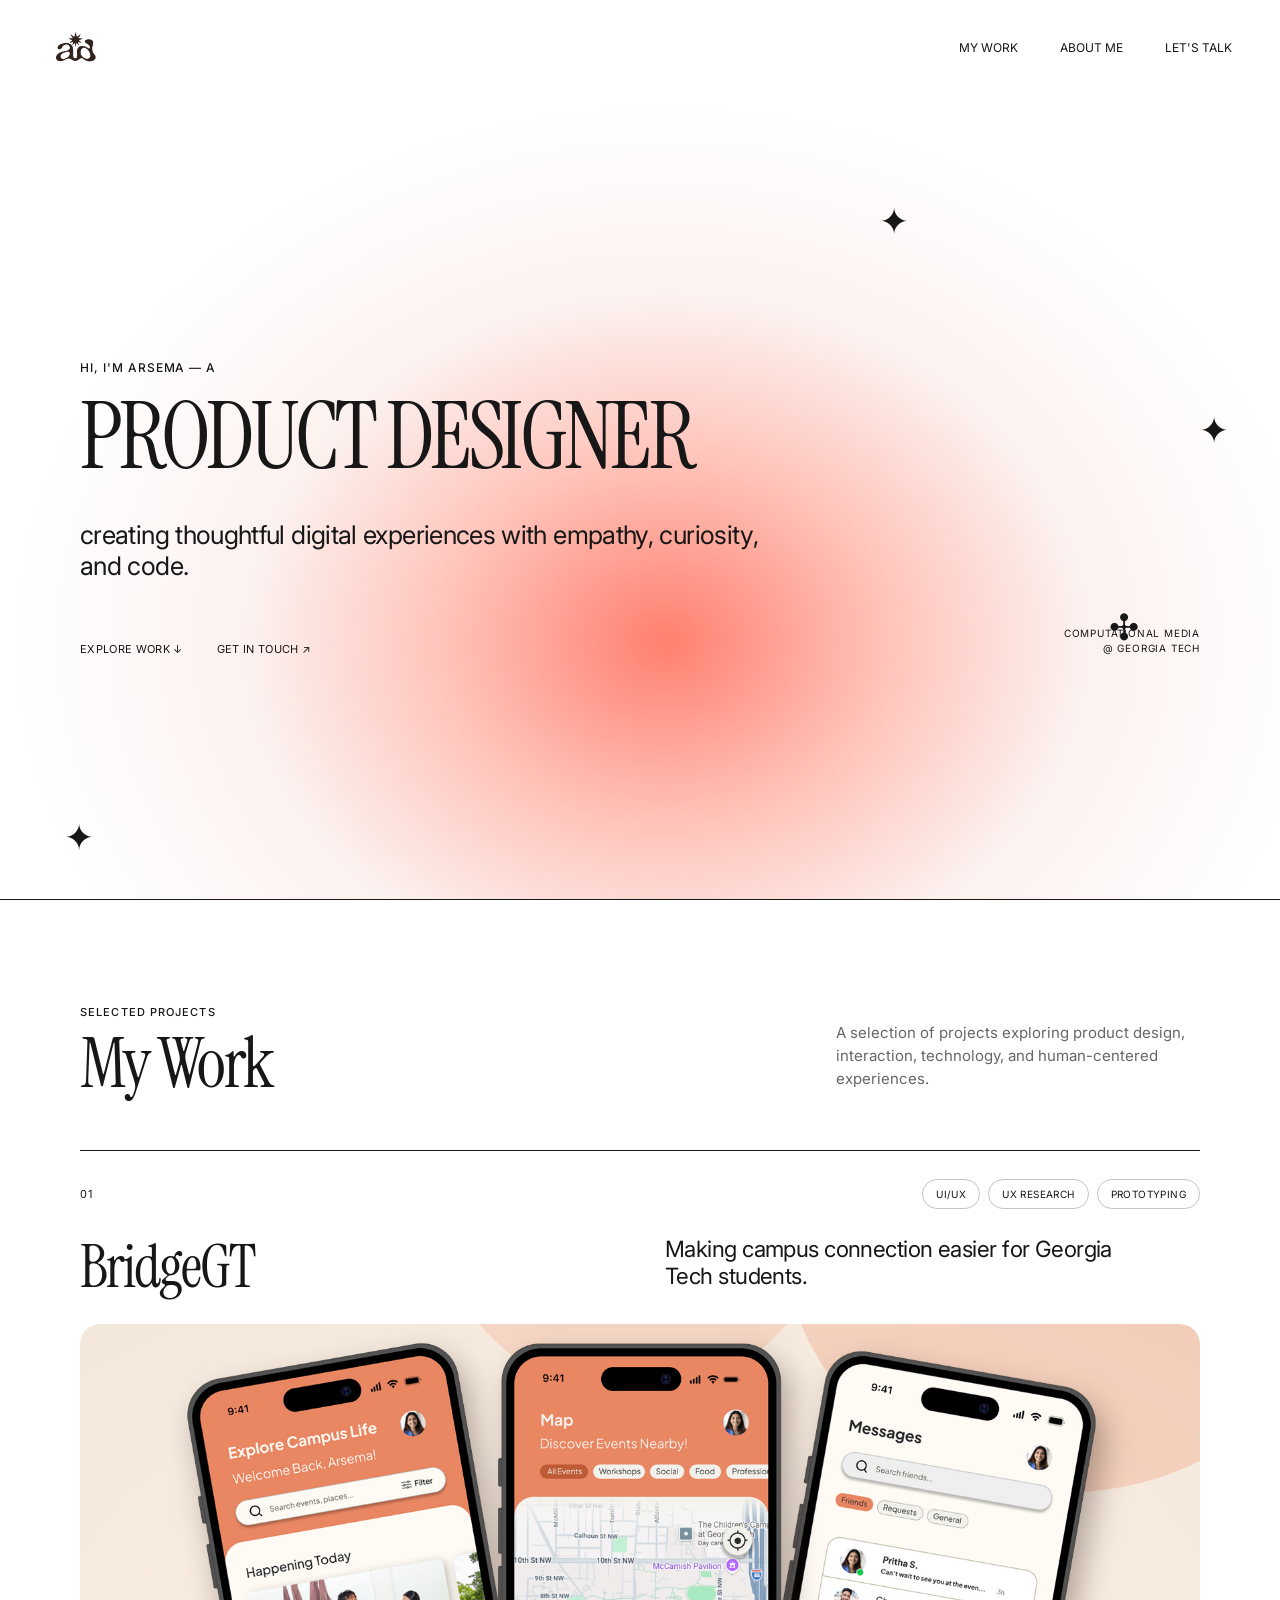
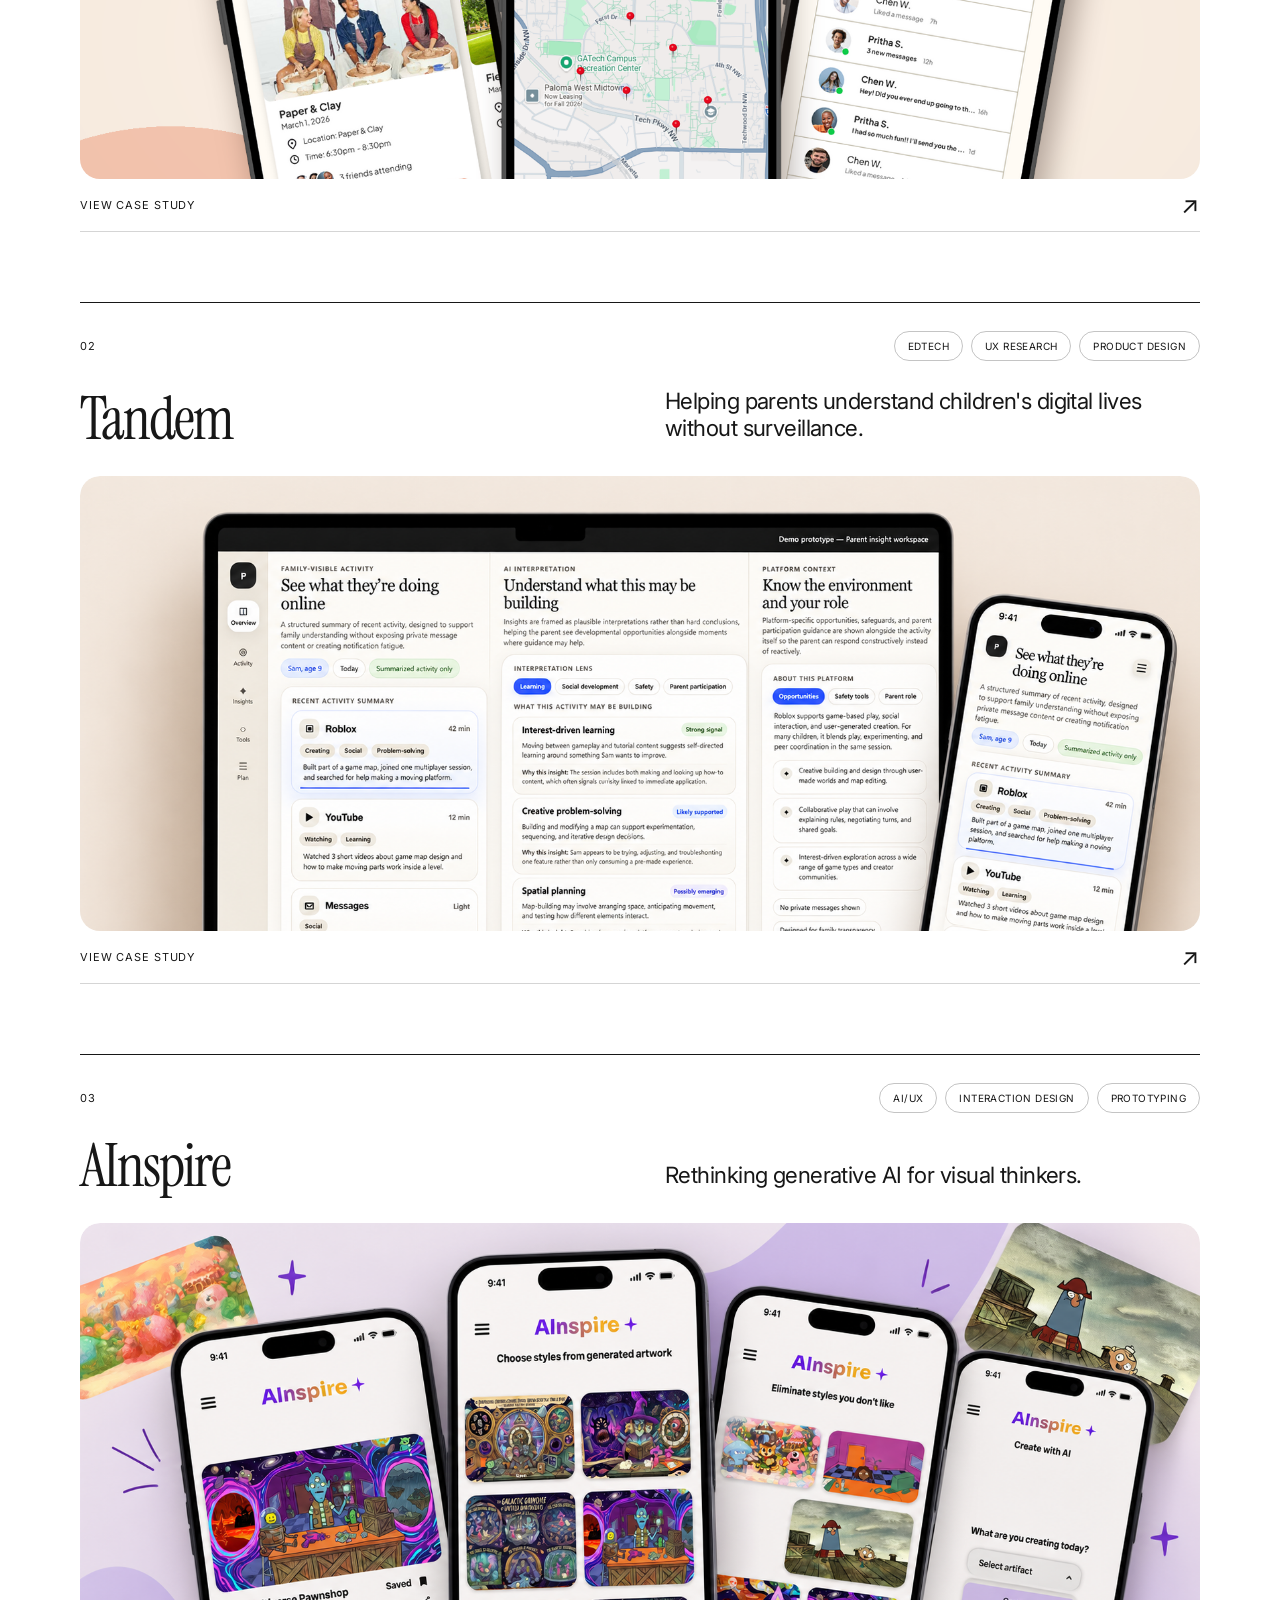
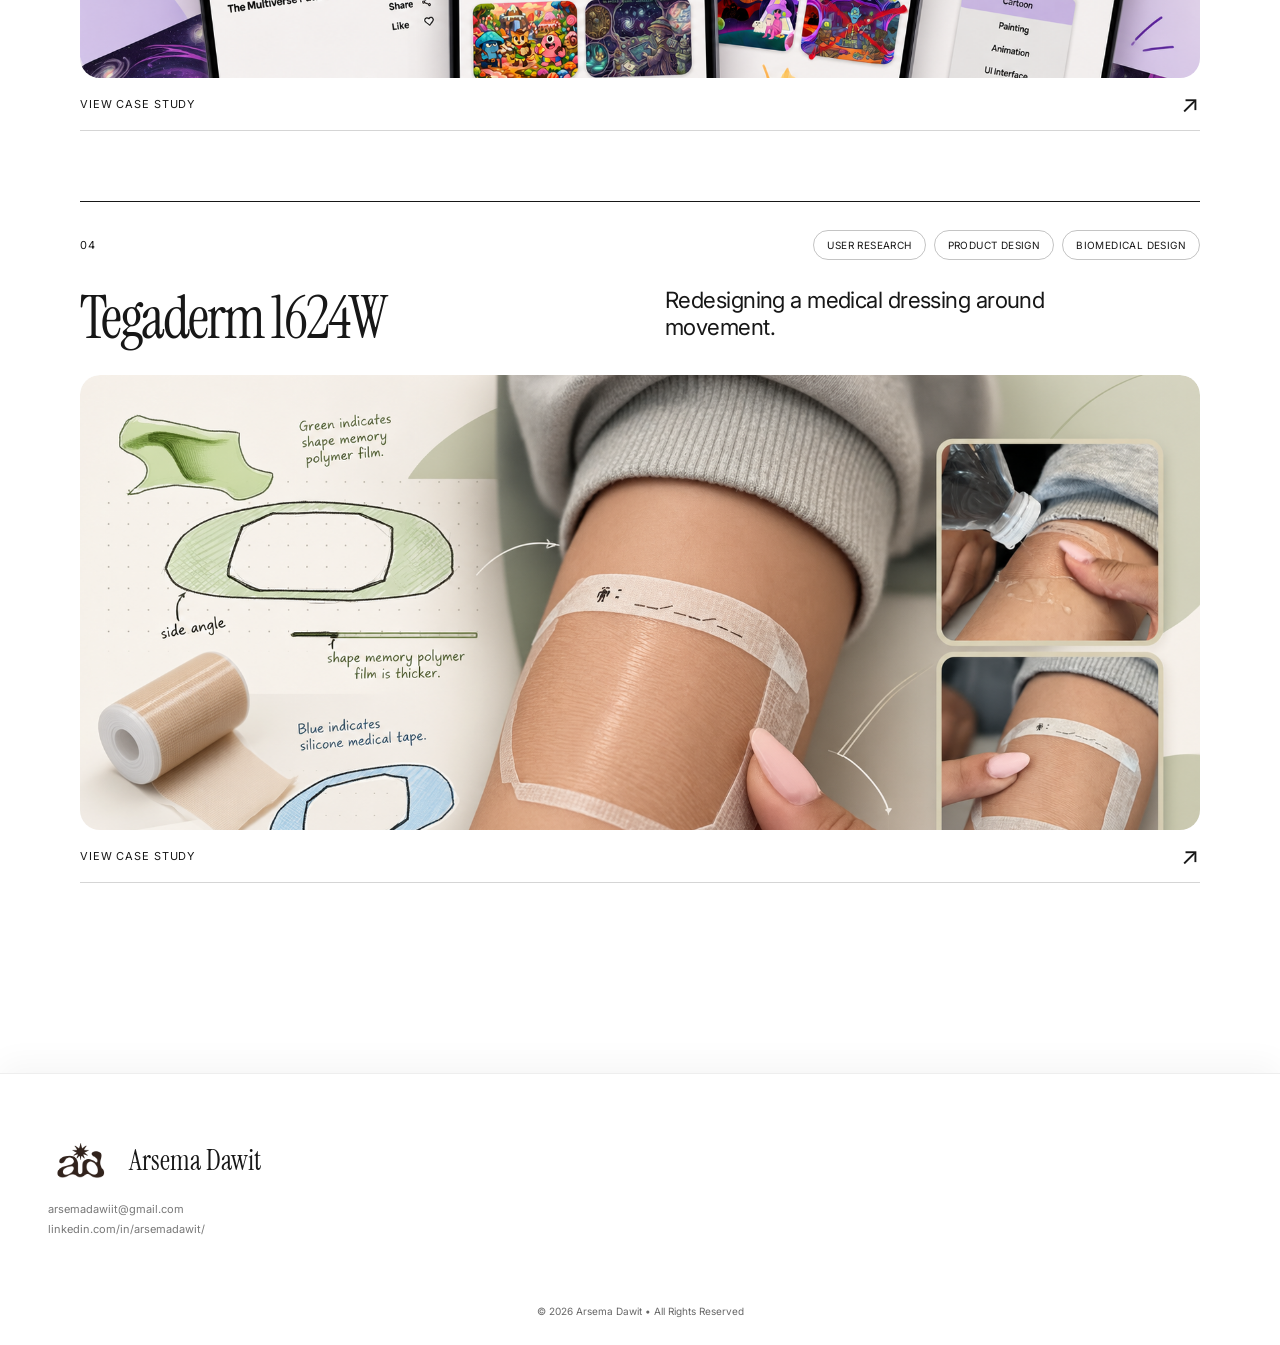
<file: index.html>
<!doctype html>
<html lang="en">

<head>
    <meta charset="utf-8">
    <meta name="viewport" content="width=device-width, initial-scale=1">
    <title>Arsema Dawit | Product Designer</title>
    <link rel="stylesheet" href="css/style.css">
</head>

<body>

    <!-- NAVIGATION -->
    <header class="site-header">
        <div class="shell nav">

            <a class="logo" href="index.html" aria-label="Arsema Dawit Home">
                <img src="assets/images/logo.png" alt="Arsema Dawit Logo">
            </a>

            <nav class="nav-links">
                <a href="#work">My Work</a>
                <a href="about.html">About Me</a>
                <a href="#contact">Let's Talk</a>
            </nav>

        </div>
    </header>


    <main>

        <!-- =====================================================
             NEW HERO
             ===================================================== -->

        <section class="hero hero-editorial">

            <div class="shell hero-editorial-inner">

                <p class="hero-kicker">
                    HI, I'M ARSEMA — A
                </p>

                <div class="hero-statement">

                    <h1 class="serif">
                        <span class="hero-changing-word">
                            PRODUCT DESIGNER
                        </span>
                    </h1>

                    <p class="hero-ending">
                        creating thoughtful digital experiences with empathy, curiosity, and code.
                    </p>

                </div>

                <div class="hero-bottom">

                    <div class="hero-actions">
                        <a href="#work">EXPLORE WORK ↓</a>
                        <a href="#contact">GET IN TOUCH ↗</a>
                    </div>

                    <p class="hero-location">
                        COMPUTATIONAL MEDIA
                        <br>
                        @ GEORGIA TECH
                    </p>

                </div>

            </div>

            <span class="spark s1">✦</span>
            <span class="spark s2">✦</span>
            <span class="spark s3">✣</span>
            <span class="spark s4">✦</span>

        </section>


        <!-- =====================================================
             WORK
             ===================================================== -->

        <section class="work editorial-work" id="work">

            <div class="shell">

                <div class="work-heading">

                    <div>
                        <p class="section-eyebrow">
                            SELECTED PROJECTS
                        </p>

                        <h2 class="serif">
                            My Work
                        </h2>
                    </div>

                    <p class="work-intro">
                        A selection of projects exploring product design,
                        interaction, technology, and human-centered experiences.
                    </p>

                </div>


                <!-- PROJECT 01 — BRIDGEGT -->

                <a class="editorial-project"
                   href="projects/bridgegt.html">

                    <div class="project-topline">

                        <span class="project-number">
                            01
                        </span>

                        <div class="editorial-tags">
                            <span>UI/UX</span>
                            <span>UX RESEARCH</span>
                            <span>PROTOTYPING</span>
                        </div>

                    </div>

                    <div class="editorial-project-copy">

                        <h3 class="serif">
                            BridgeGT
                        </h3>

                        <p>
                            Making campus connection easier
                            for Georgia Tech students.
                        </p>

                    </div>

                    <div class="editorial-project-media bridge-media">

                        <img
                            src="assets/images/bridge-cover.png"
                            alt="BridgeGT mobile app showcase featuring campus event discovery, maps, and messaging"
                        >

                        <div class="project-fallback">
                            BridgeGT
                        </div>

                    </div>

                    <div class="project-footer-line">

                        <span>VIEW CASE STUDY</span>

                        <span class="project-arrow">
                            ↗
                        </span>

                    </div>

                </a>


                <!-- PROJECT 02 — TANDEM -->

                <a class="editorial-project"
                   href="projects/tandem.html">

                    <div class="project-topline">

                        <span class="project-number">
                            02
                        </span>

                        <div class="editorial-tags">
                            <span>EDTECH</span>
                            <span>UX RESEARCH</span>
                            <span>PRODUCT DESIGN</span>
                        </div>

                    </div>

                    <div class="editorial-project-copy">

                        <h3 class="serif">
                            Tandem
                        </h3>

                        <p>
                            Helping parents understand children's
                            digital lives without surveillance.
                        </p>

                    </div>

                    <div class="editorial-project-media tandem-media">

                        <img
                            src="assets/images/tandem-cover.png"
                            alt="Tandem parent insight dashboard displayed on laptop and mobile screens"
                        >

                        <div class="project-fallback">
                            Tandem
                        </div>

                    </div>

                    <div class="project-footer-line">

                        <span>VIEW CASE STUDY</span>

                        <span class="project-arrow">
                            ↗
                        </span>

                    </div>

                </a>


                <!-- PROJECT 03 — AINSPIRE -->

                <a class="editorial-project"
                   href="projects/ainspire.html">

                    <div class="project-topline">

                        <span class="project-number">
                            03
                        </span>

                        <div class="editorial-tags">
                            <span>AI/UX</span>
                            <span>INTERACTION DESIGN</span>
                            <span>PROTOTYPING</span>
                        </div>

                    </div>

                    <div class="editorial-project-copy">

                        <h3 class="serif">
                            AInspire
                        </h3>

                        <p>
                            Rethinking generative AI
                            for visual thinkers.
                        </p>

                    </div>

                    <div class="editorial-project-media ainspire-media">

                        <img
                            src="assets/images/ainspire-cover.png"
                            alt="AInspire project preview"
                            onerror="this.style.display='none'; this.nextElementSibling.style.display='grid';"
                        >

                        <div class="project-fallback">
                            AInspire
                        </div>

                    </div>

                    <div class="project-footer-line">

                        <span>VIEW CASE STUDY</span>

                        <span class="project-arrow">
                            ↗
                        </span>

                    </div>

                </a>


                <!-- PROJECT 04 — TEGADERM -->

                <a class="editorial-project"
                   href="projects/tegaderm.html">

                    <div class="project-topline">

                        <span class="project-number">
                            04
                        </span>

                        <div class="editorial-tags">
                            <span>USER RESEARCH</span>
                            <span>PRODUCT DESIGN</span>
                            <span>BIOMEDICAL DESIGN</span>
                        </div>

                    </div>

                    <div class="editorial-project-copy">

                        <h3 class="serif">
                            Tegaderm 1624W
                        </h3>

                        <p>
                            Redesigning a medical dressing
                            around movement.
                        </p>

                    </div>

                    <div class="editorial-project-media tegaderm-media">

                        <img
                            src="assets/images/tegaderm-cover.png"
                            alt="Tegaderm redesign project preview"
                            onerror="this.style.display='none'; this.nextElementSibling.style.display='grid';"
                        >

                        <div class="project-fallback">
                            Tegaderm 1624W
                        </div>

                    </div>

                    <div class="project-footer-line">

                        <span>VIEW CASE STUDY</span>

                        <span class="project-arrow">
                            ↗
                        </span>

                    </div>

                </a>

            </div>

        </section>

    </main>


    <!-- =====================================================
         FOOTER
         ===================================================== -->

    <footer class="footer" id="contact">

        <div class="shell">

            <div class="footer-top">

                <div>

                    <div class="brand-line">

                        <div class="logo footer-logo">
                            <img src="assets/images/logo.png" alt="Arsema Dawit Logo">
                        </div>

                        <span class="serif brand-name">
                            Arsema Dawit
                        </span>

                    </div>

                    <div class="footer-contact">
                        <a href="mailto:arsemadawiit@gmail.com">
                            arsemadawiit@gmail.com
                        </a>
                        <br>
                        <a href="https://www.linkedin.com/in/arsemadawit/"
                        target="_blank"
                        rel="noopener noreferrer">
                            linkedin.com/in/arsemadawit/
                        </a>
                    </div>

                </div>

            </div>

            <div class="copyright">
                © 2026 Arsema Dawit • All Rights Reserved
            </div>

        </div>

    </footer>


    <button
        class="back-to-top"
        type="button"
        aria-label="Back to top">
        ↑ BACK TO TOP
    </button>


    <script src="js/script.js"></script>

</body>

</html>
</file>
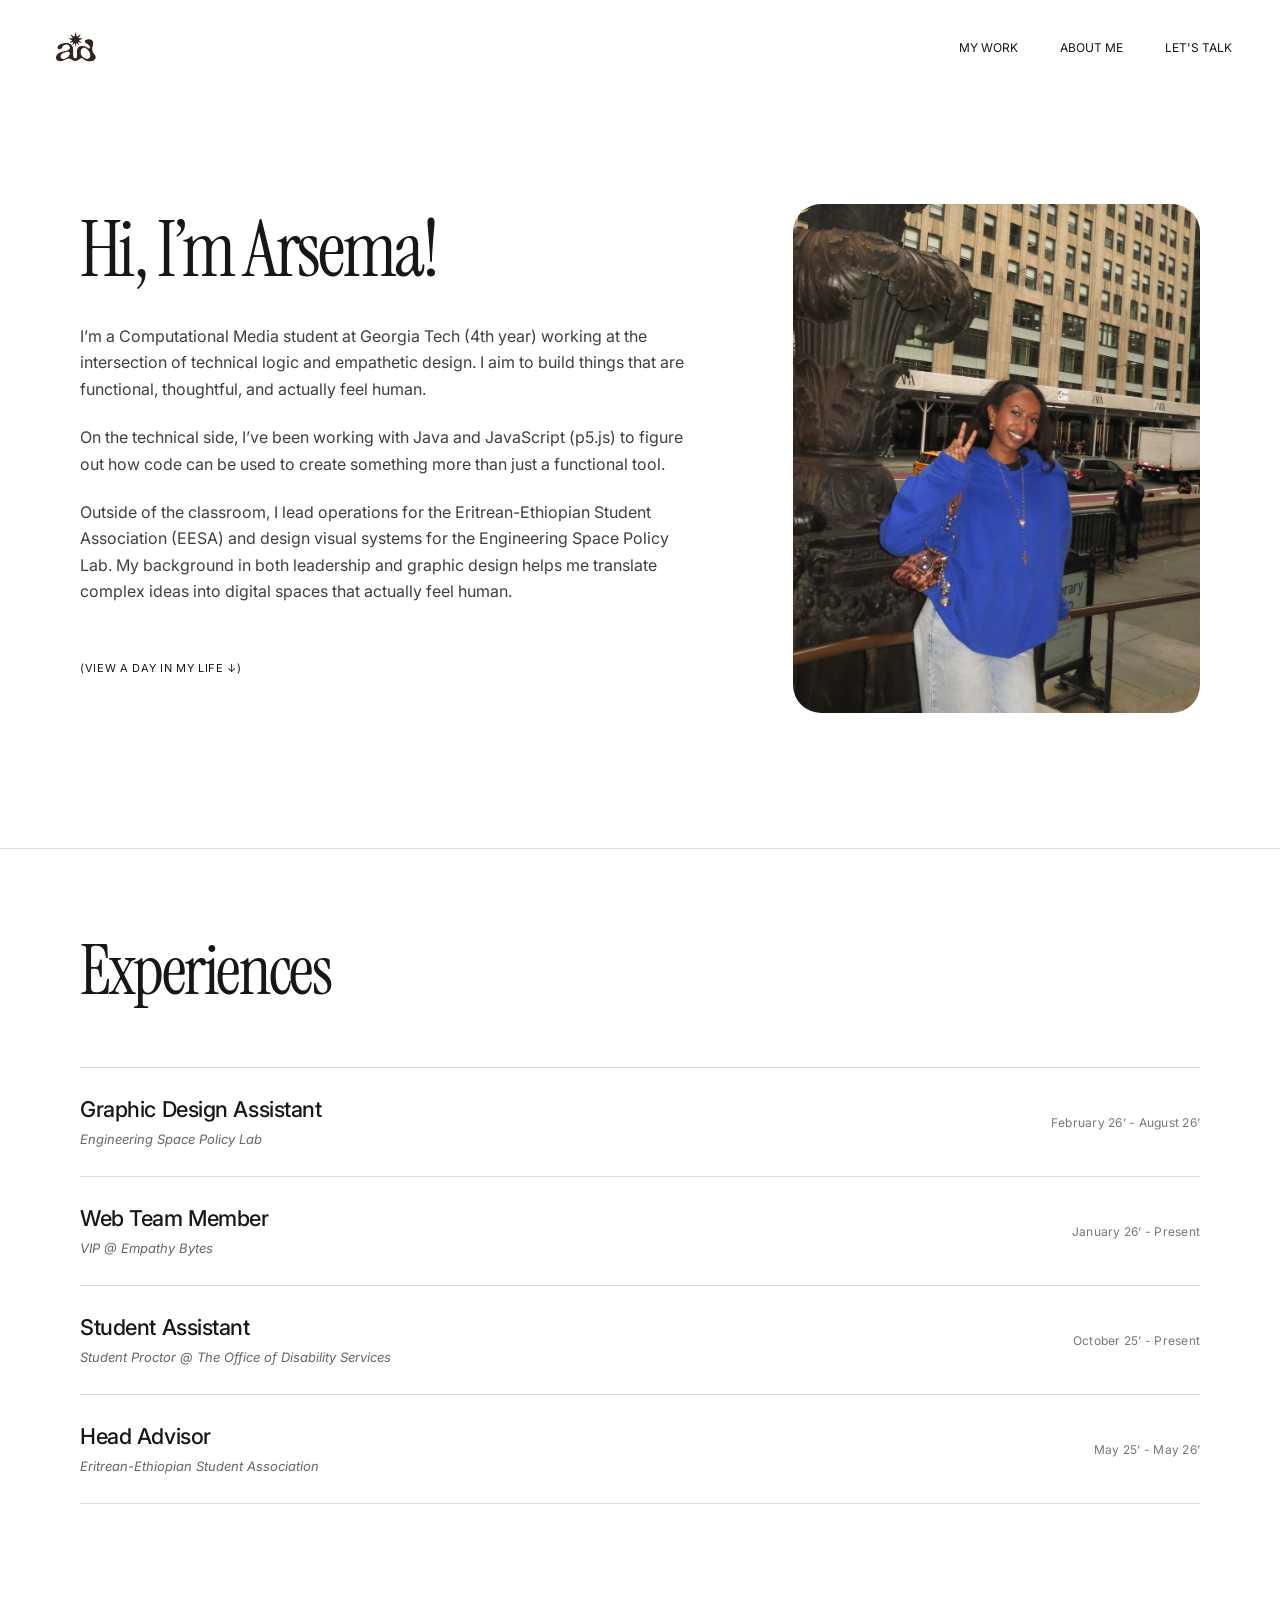
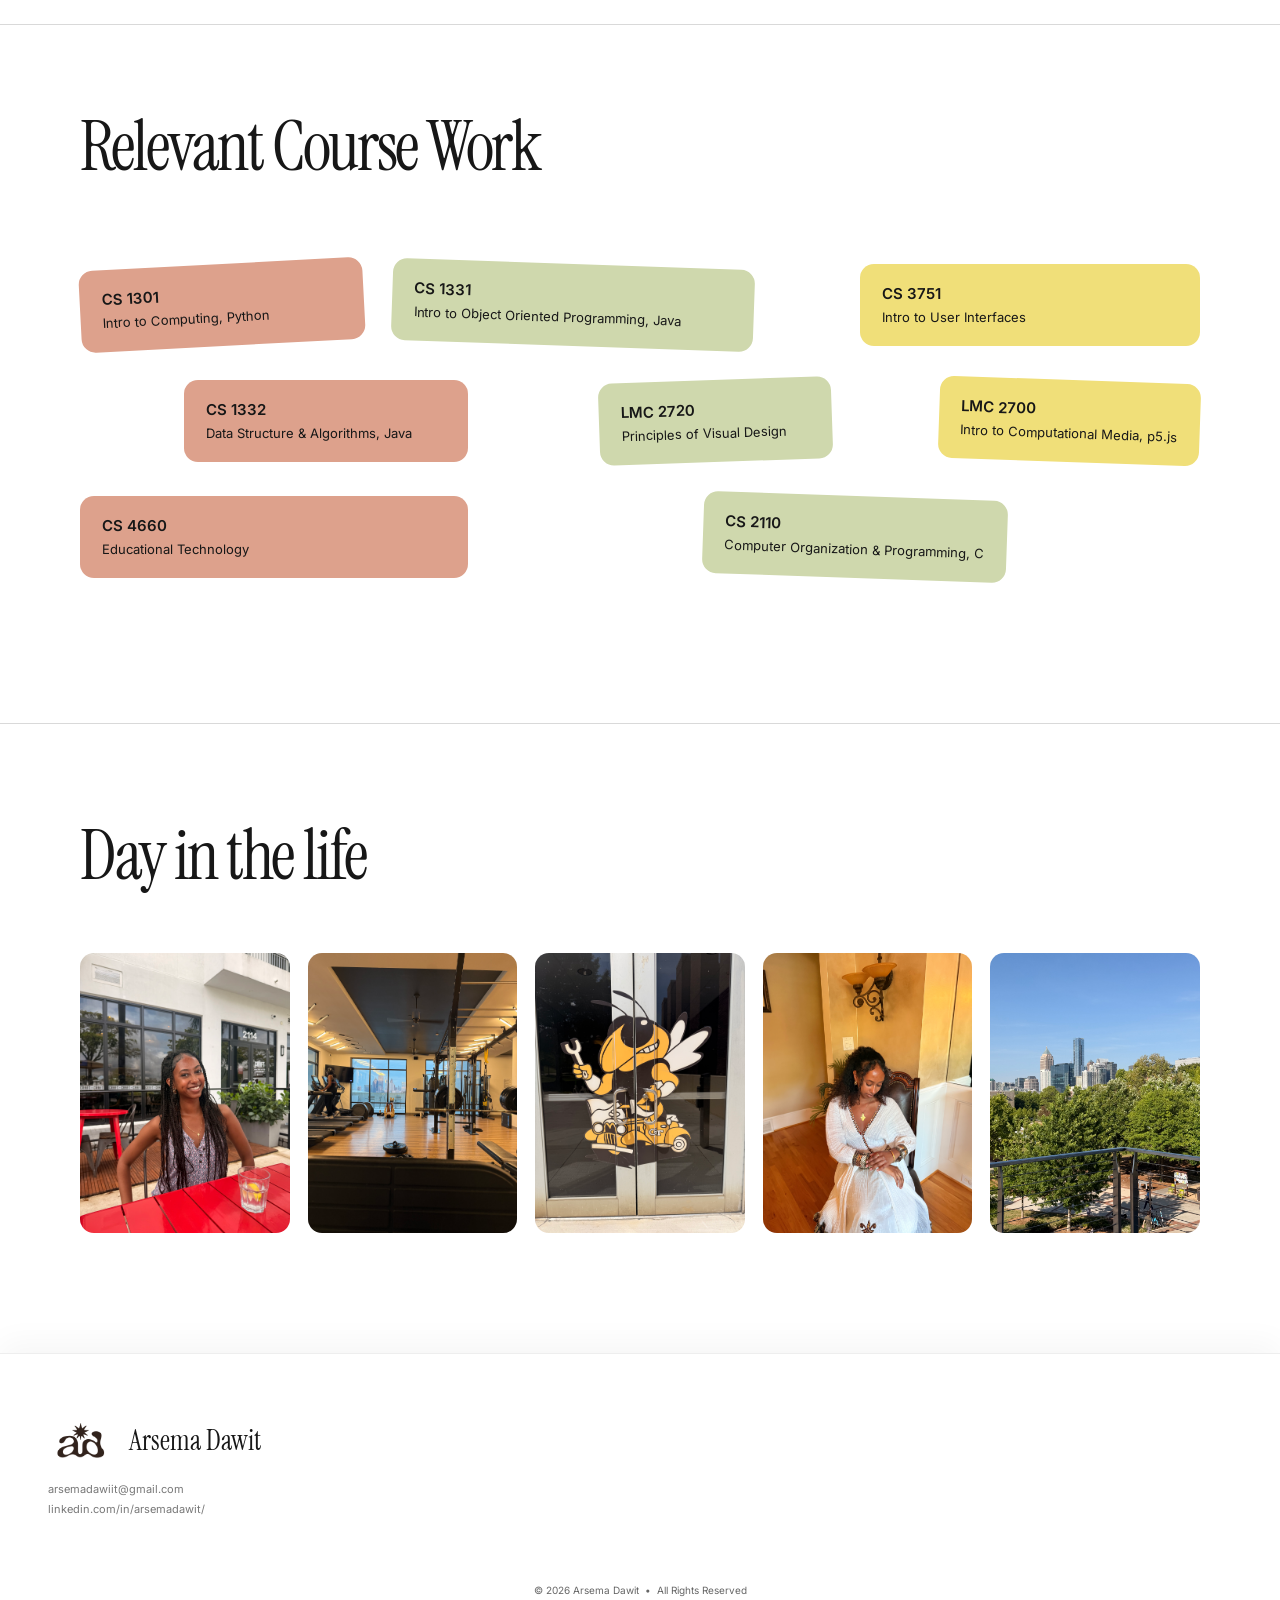
<file: about.html>
<!doctype html>
<html lang="en">
<head>
    <meta charset="utf-8">
    <meta name="viewport" content="width=device-width, initial-scale=1">
    <title>About | Arsema Dawit</title>
    <link rel="stylesheet" href="css/style.css">
</head>

<body>
    <header class="site-header">
        <div class="shell nav">
            <a class="logo" href="index.html" aria-label="Arsema Dawit Home">
                <img src="assets/images/logo.png" alt="Arsema Dawit Logo">
            </a>

            <nav class="nav-links">
                <a href="index.html#work">My Work</a>
                <a href="about.html">About Me</a>
                <a href="#contact">Let's Talk</a>
            </nav>
        </div>
    </header>

    <main>
        <section class="about-intro">
            <div class="shell about-grid">
                <div class="about-copy">
                    <h1 class="serif">Hi, I’m Arsema!</h1>

                    <p>
                        I’m a Computational Media student at Georgia Tech
                        (4th year) working at the intersection of technical
                        logic and empathetic design. I aim to build things
                        that are functional, thoughtful, and actually feel human.
                    </p>

                    <p>
                        On the technical side, I’ve been working with Java
                        and JavaScript (p5.js) to figure out how code can be
                        used to create something more than just a functional tool.
                    </p>

                    <p>
                        Outside of the classroom, I lead operations for the
                        Eritrean-Ethiopian Student Association (EESA) and design
                        visual systems for the Engineering Space Policy Lab.
                        My background in both leadership and graphic design
                        helps me translate complex ideas into digital spaces
                        that actually feel human.
                    </p>

                    <p style="margin-top: 45px;">
                        <a href="#life">(VIEW A DAY IN MY LIFE ↓)</a>
                    </p>
                </div>

                <div class="portrait">
                    <img src="assets/images/about/newyork.png" alt="Arsema Dawit">
                </div>
            </div>
        </section>

        <section class="section">
            <div class="shell">
                <h2 class="serif section-title">Experiences</h2>

                <div class="experience-list">
                    <div class="experience-row">
                        <div>
                            <h3>Graphic Design Assistant</h3>
                            <em>Engineering Space Policy Lab</em>
                        </div>
                        <time>February 26’ - August 26’</time>
                    </div>

                    <div class="experience-row">
                        <div>
                            <h3>Web Team Member</h3>
                            <em>VIP @ Empathy Bytes</em>
                        </div>
                        <time>January 26’ - Present</time>
                    </div>

                    <div class="experience-row">
                        <div>
                            <h3>Student Assistant</h3>
                            <em>
                                Student Proctor @ The Office of Disability Services
                            </em>
                        </div>
                        <time>October 25’ - Present</time>
                    </div>

                    <div class="experience-row">
                        <div>
                            <h3>Head Advisor</h3>
                            <em>Eritrean-Ethiopian Student Association</em>
                        </div>
                        <time>May 25’ - May 26’</time>
                    </div>
                </div>
            </div>
        </section>

        <section class="section">
            <div class="shell">
                <h2 class="serif section-title">Relevant Course Work</h2>

                <div class="course-cloud">
                    <div class="course" style="--r: -3deg;">
                        <strong>CS 1301</strong>
                        Intro to Computing, Python
                    </div>

                    <div class="course" style="--r: 2deg;">
                        <strong>CS 1331</strong>
                        Intro to Object Oriented Programming, Java
                    </div>

                    <div class="course">
                        <strong>CS 3751</strong>
                        Intro to User Interfaces
                    </div>

                    <div class="course">
                        <strong>CS 1332</strong>
                        Data Structure &amp; Algorithms, Java
                    </div>

                    <div class="course" style="--r: -2deg;">
                        <strong>LMC 2720</strong>
                        Principles of Visual Design
                    </div>

                    <div class="course" style="--r: 2deg;">
                        <strong>LMC 2700</strong>
                        Intro to Computational Media, p5.js
                    </div>

                    <div class="course">
                        <strong>CS 4660</strong>
                        Educational Technology
                    </div>

                    <div class="course" style="--r: 2deg;">
                        <strong>CS 2110</strong>
                        Computer Organization &amp; Programming, C
                    </div>
                </div>
            </div>
        </section>

        <section class="section" id="life">
            <div class="shell">
                <h2 class="serif section-title">Day in the life</h2>

                <div class="day-gallery">
                    <img src="assets/images/about/miami.png"
                        alt="A day in nyc"
                        loading="lazy">

                    <img src="assets/images/about/gym.png"
                        alt="Working out"
                        loading="lazy">

                    <img src="assets/images/about/buzz-door.png"
                        alt="GT Buzz"
                        loading="lazy">

                    <img src="assets/images/about/habesha-down.png"
                        alt="Eritrean Easter"
                        loading="lazy">

                    <img src="assets/images/about/atl.png"
                        alt="ATL Skyline"
                        loading="lazy">
                </div>
            </div>
        </section>
    </main>

    <footer class="footer" id="contact">
        <div class="shell">
            <div class="brand-line">
                <div class="logo footer-logo">
                    <img src="assets/images/logo.png" alt="Arsema Dawit Logo">
                </div>

                <span class="serif brand-name">Arsema Dawit</span>
            </div>

            <div class="footer-contact">
                <a href="mailto:arsemadawiit@gmail.com">
                    arsemadawiit@gmail.com
                </a>
                <br>
                <a href="https://www.linkedin.com/in/arsemadawit/"
                target="_blank"
                rel="noopener noreferrer">
                    linkedin.com/in/arsemadawit/
                </a>
            </div>

            <div class="copyright">
                © 2026 Arsema Dawit &nbsp;•&nbsp; All Rights Reserved
            </div>
        </div>
    </footer>

    <script src="js/script.js"></script>
</body>
</html>
</file>
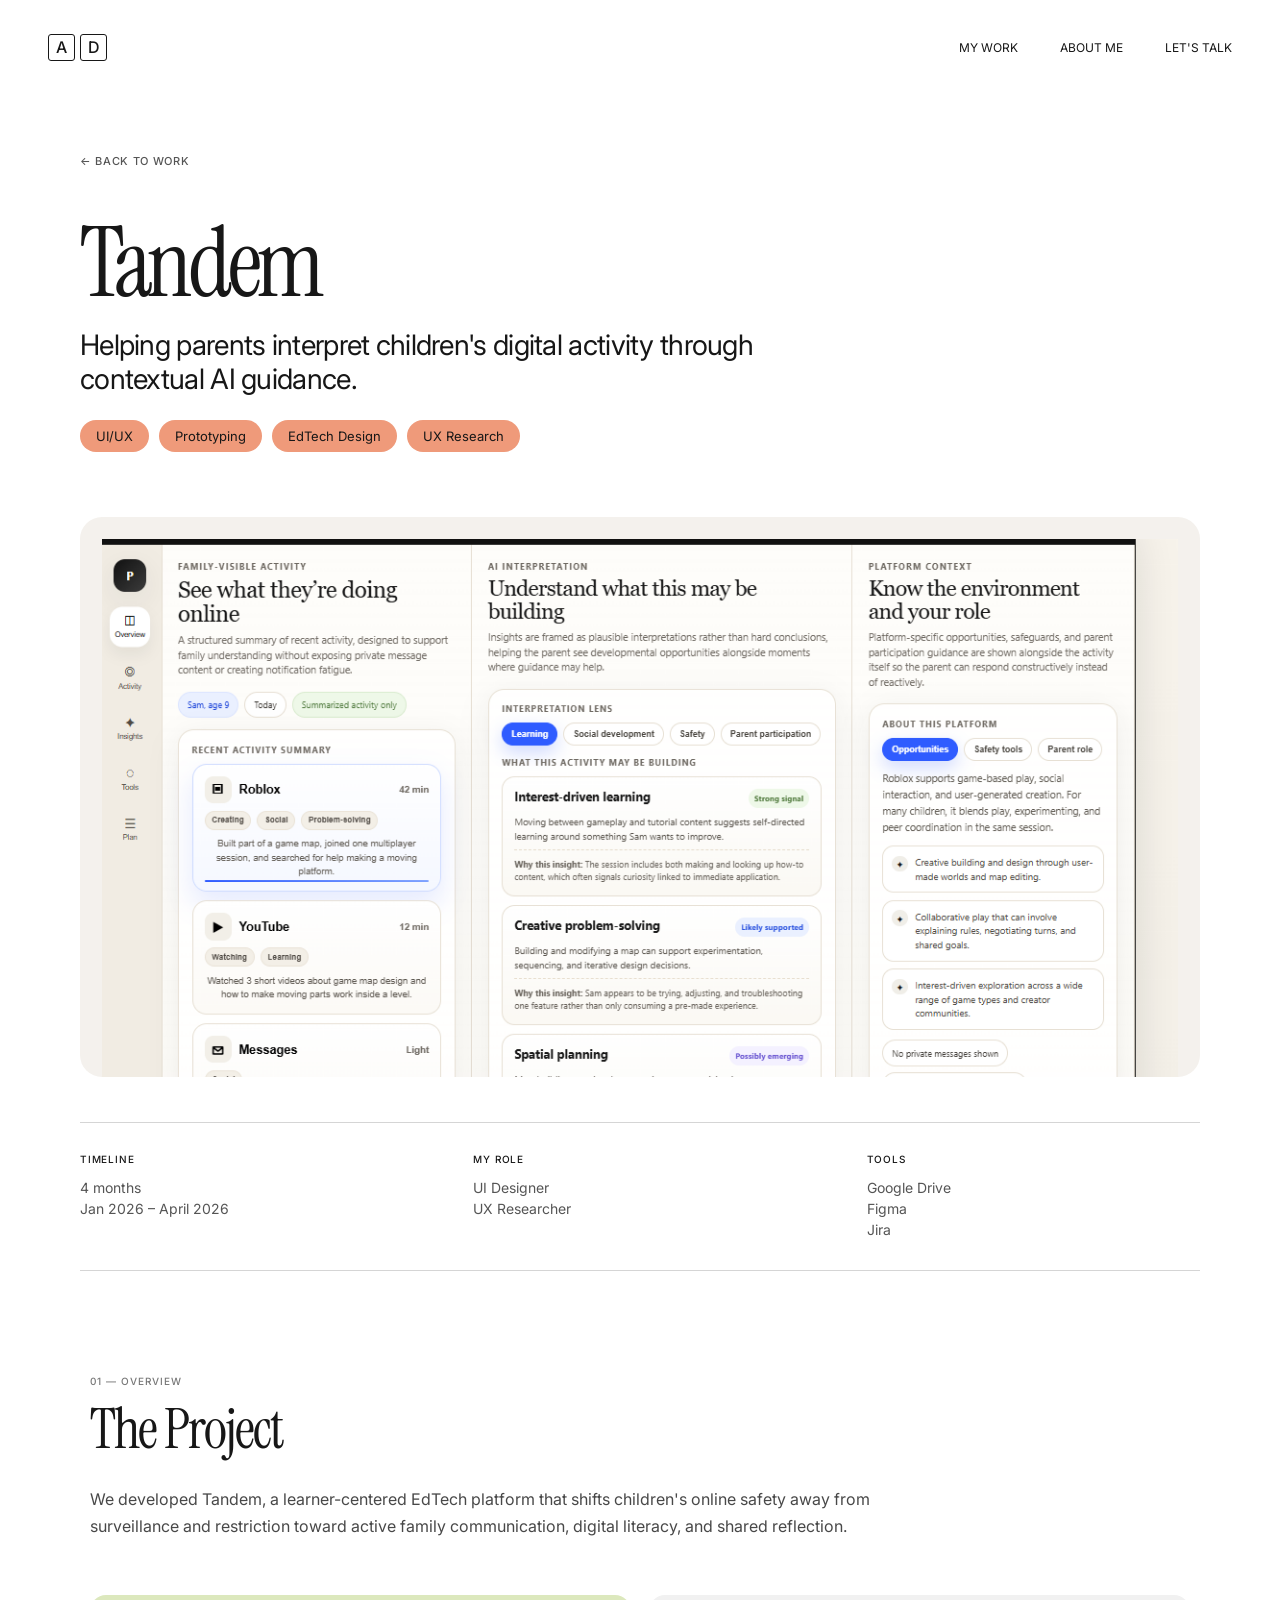
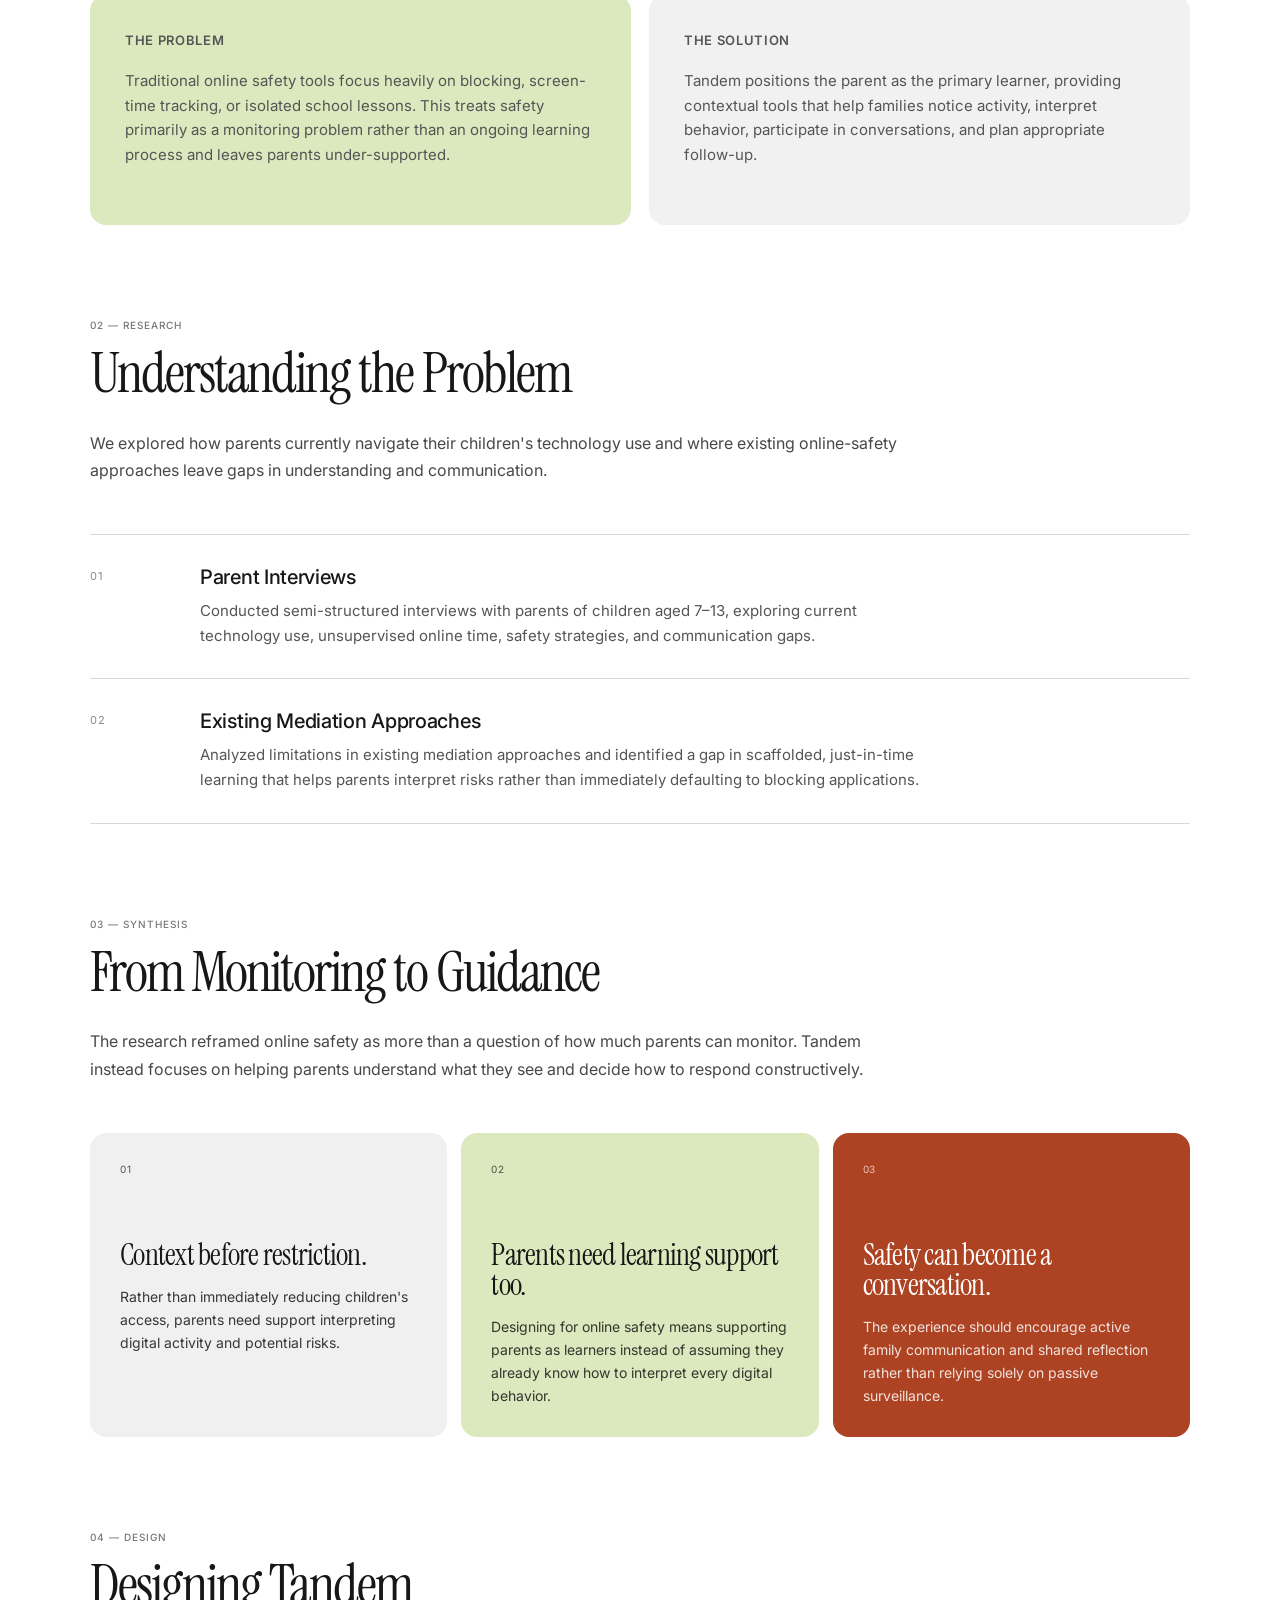
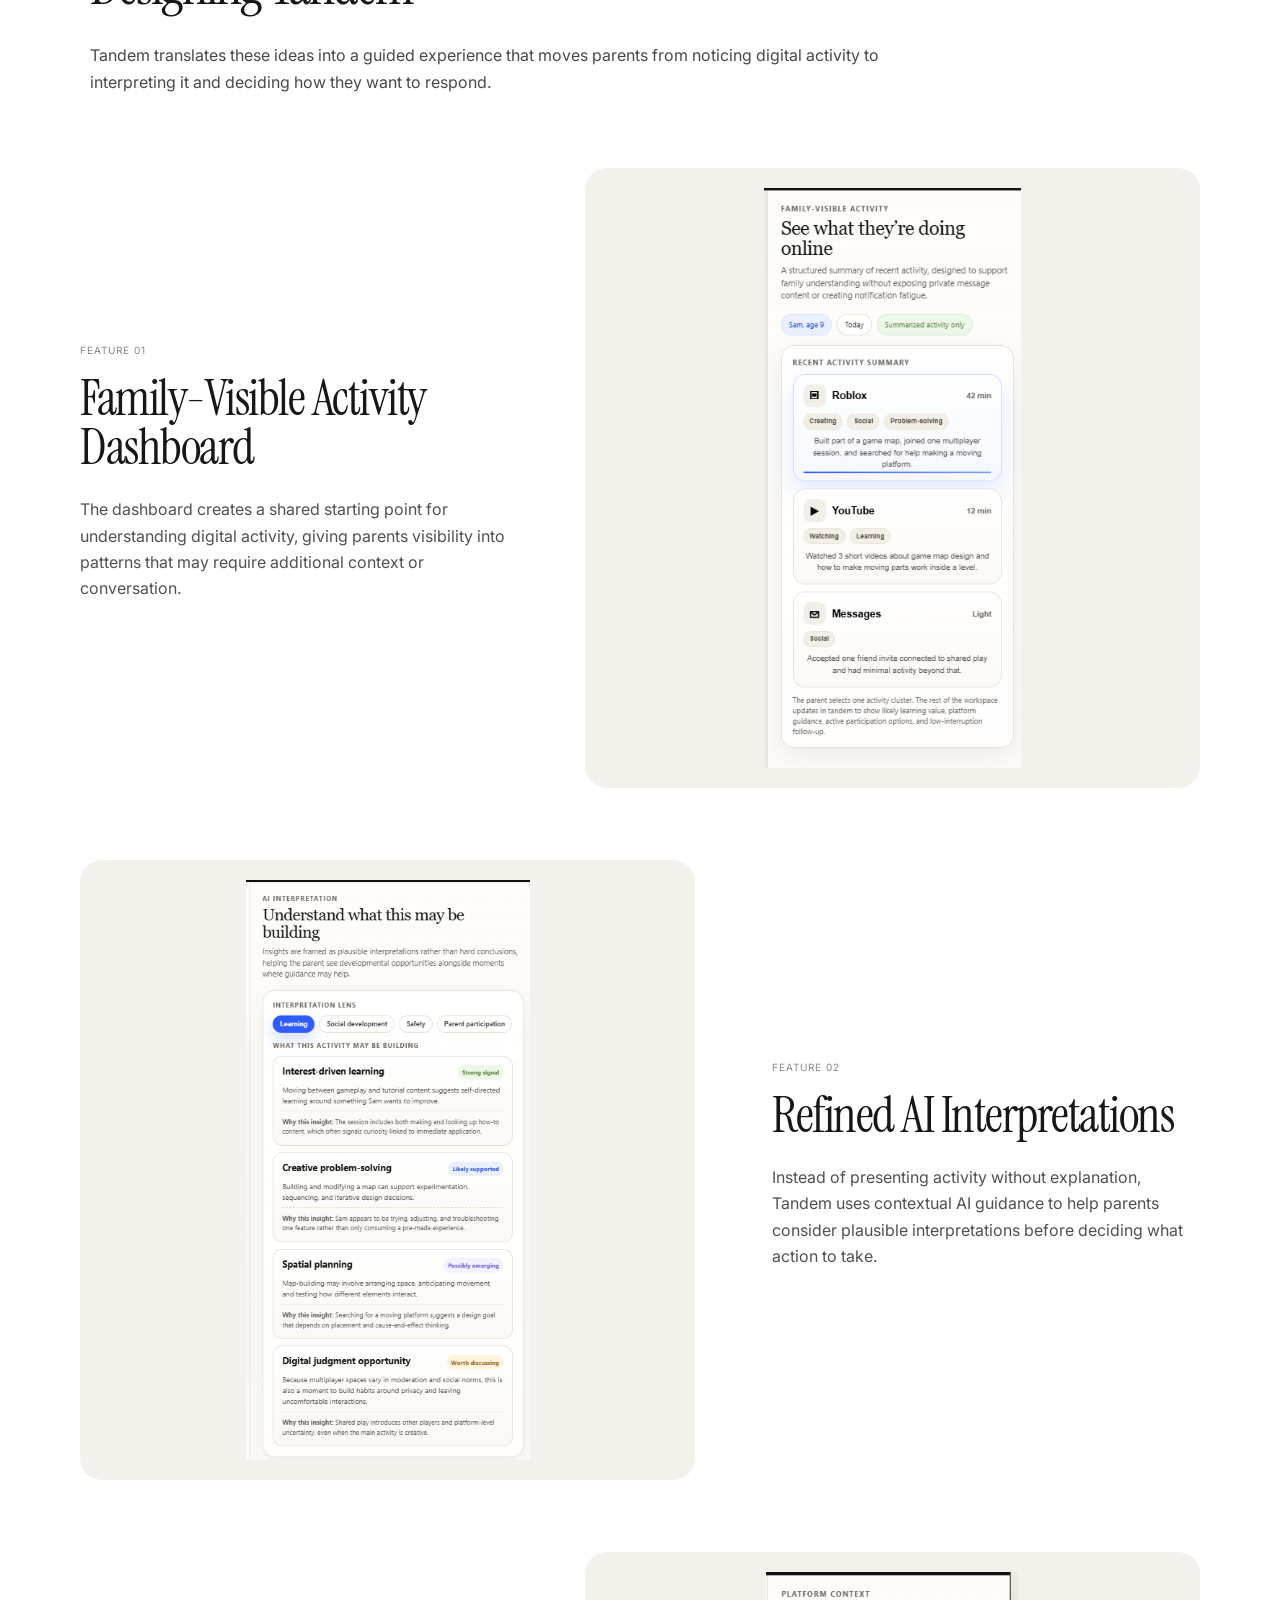
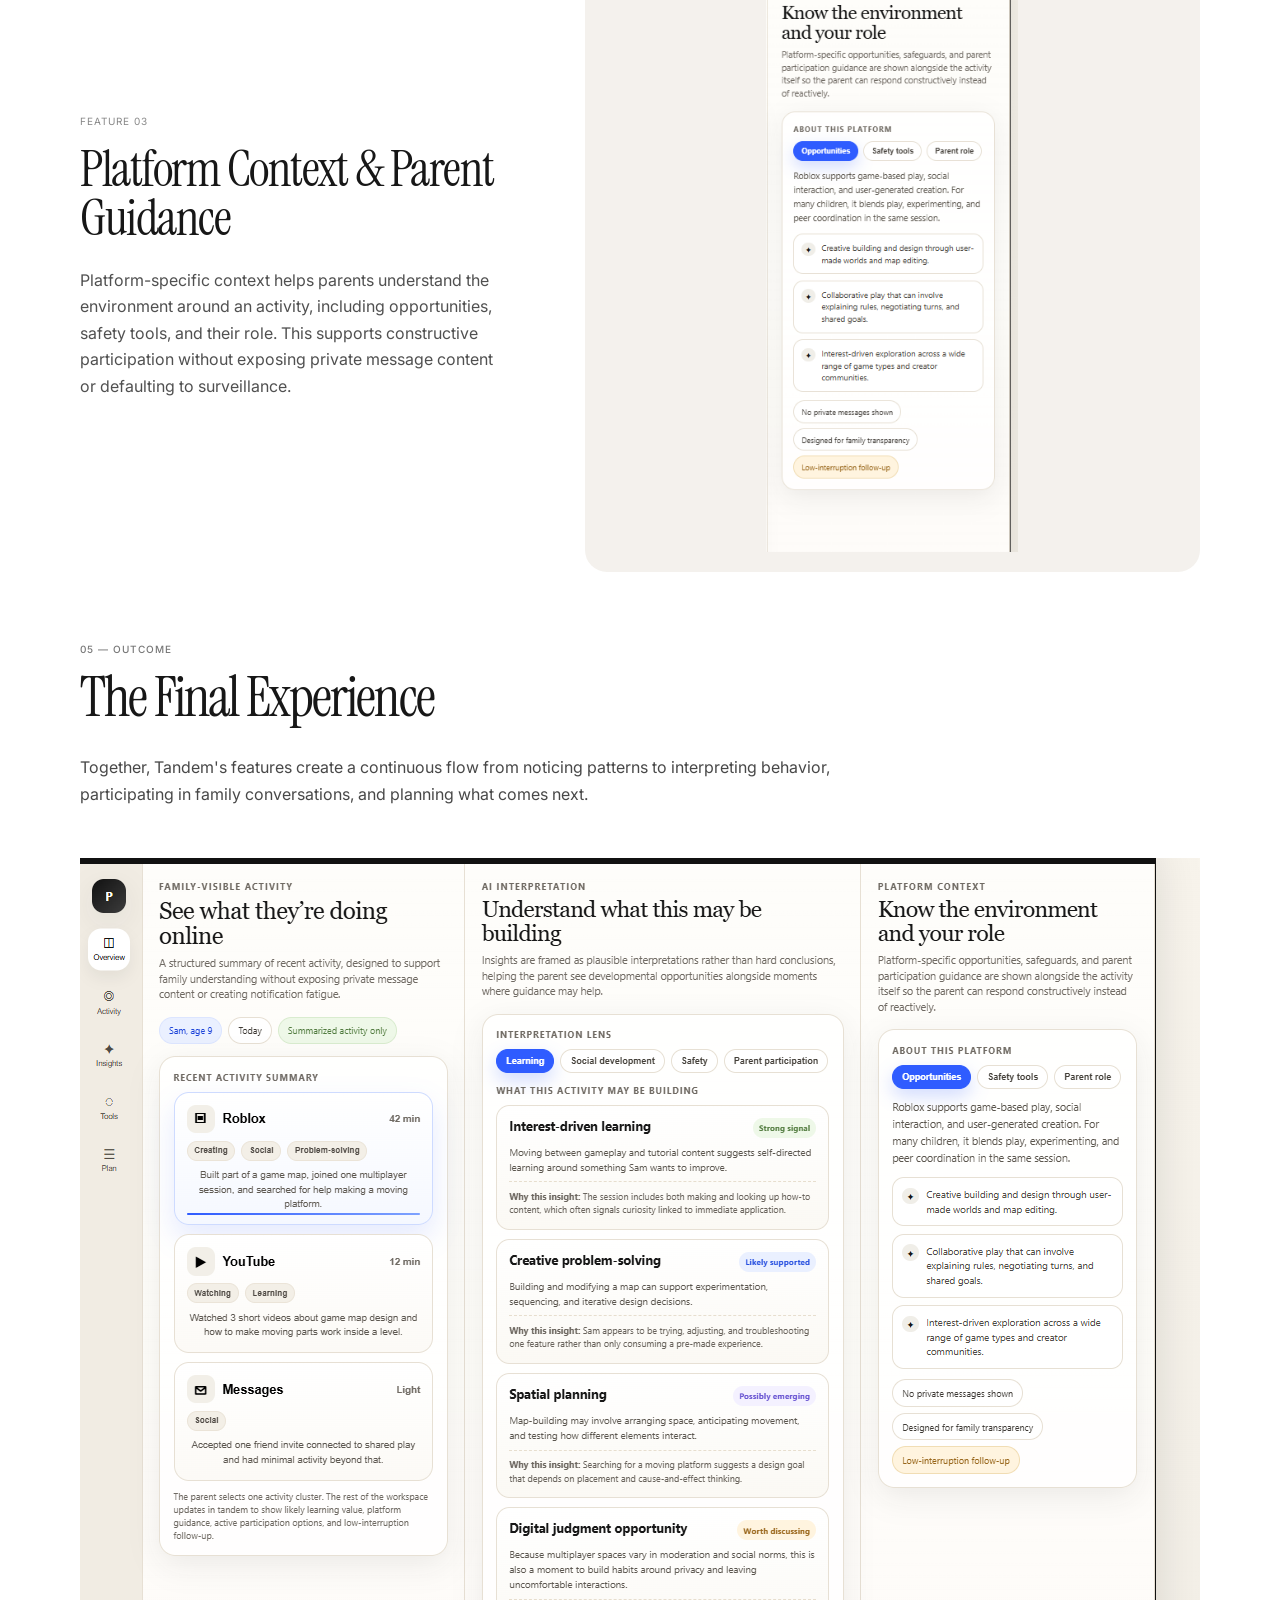
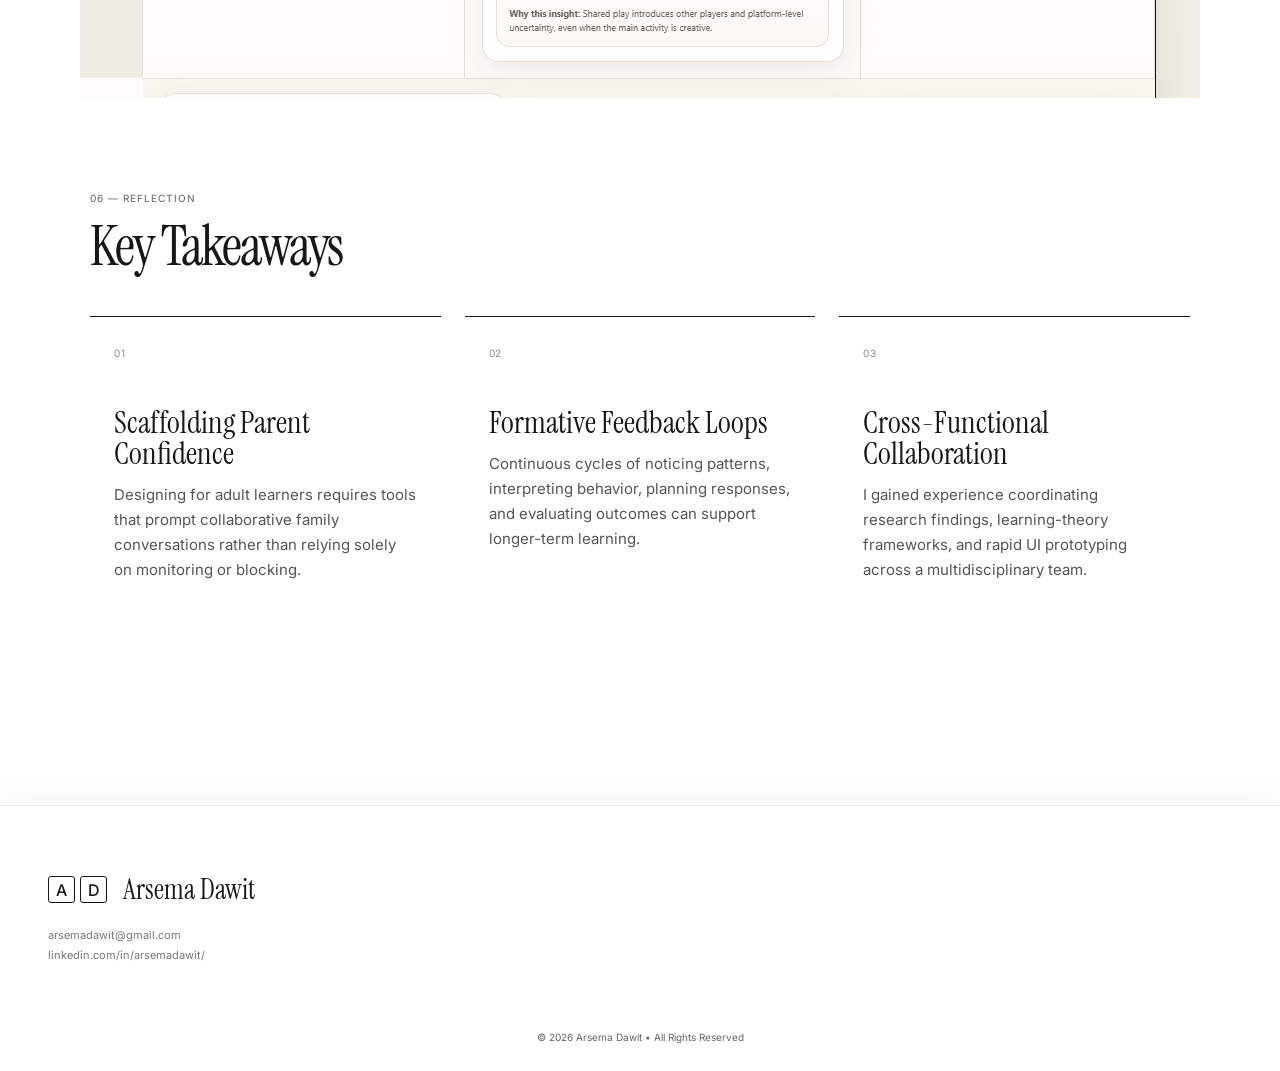
<file: tandem-updated.html>
<!doctype html>
<html lang="en">

<head>
    <meta charset="utf-8">
    <meta name="viewport" content="width=device-width, initial-scale=1">

    <title>Tandem | Arsema Dawit</title>

    <link rel="stylesheet" href="../css/style.css">
</head>


<body>

    <!-- =====================================================
         NAVIGATION
         ===================================================== -->

    <header class="site-header">

        <div class="shell nav">

            <a class="logo"
               href="../index.html"
               aria-label="Arsema Dawit home">

                <span>A</span>
                <span>D</span>

            </a>


            <nav class="nav-links">

                <a href="../index.html#work">
                    My Work
                </a>

                <a href="../about.html">
                    About Me
                </a>

                <a href="#contact">
                    Let's Talk
                </a>

            </nav>

        </div>

    </header>



    <!-- =====================================================
         CASE STUDY
         ===================================================== -->

    <main class="case-main">

        <div class="shell">


            <!-- =================================================
                 INTRO
                 ================================================= -->

            <a class="back"
               href="../index.html#work">
                ← Back to Work
            </a>


            <div class="case-intro">

                <h1 class="serif case-title">
                    Tandem
                </h1>


                <p class="case-subtitle">
                    Helping parents interpret children's digital
                    activity through contextual AI guidance.
                </p>


                <div class="tags">

                    <span class="tag">
                        UI/UX
                    </span>

                    <span class="tag">
                        Prototyping
                    </span>

                    <span class="tag">
                        EdTech Design
                    </span>

                    <span class="tag">
                        UX Research
                    </span>

                </div>

            </div>



            <!-- =================================================
                 HERO IMAGE
                 ================================================= -->

            <div class="case-hero tandem-hero">
                <img src="../assets/images/tandem/tandem-hero.png"
                     alt="Tandem parent insight workspace showing family activity, AI interpretation, and platform context">
            </div>



            <!-- =================================================
                 PROJECT META
                 ================================================= -->

            <div class="case-meta">


                <div>

                    <h4>
                        Timeline
                    </h4>

                    <p>
                        4 months
                        <br>
                        Jan 2026 – April 2026
                    </p>

                </div>


                <div>

                    <h4>
                        My Role
                    </h4>

                    <p>
                        UI Designer
                        <br>
                        UX Researcher
                    </p>

                </div>


                <div>

                    <h4>
                        Tools
                    </h4>

                    <p>
                        Google Drive
                        <br>
                        Figma
                        <br>
                        Jira
                    </p>

                </div>


            </div>



            <!-- =================================================
                 01 — OVERVIEW
                 ================================================= -->

            <section class="case-section">


                <p class="case-section-label">
                    01 — Overview
                </p>


                <h2>
                    The Project
                </h2>


                <p>
                    We developed Tandem, a learner-centered EdTech
                    platform that shifts children's online safety
                    away from surveillance and restriction toward
                    active family communication, digital literacy,
                    and shared reflection.
                </p>



                <div class="two-cards">


                    <!-- PROBLEM -->

                    <div class="info-card green">

                        <strong>
                            The Problem
                        </strong>

                        <p>
                            Traditional online safety tools focus
                            heavily on blocking, screen-time tracking,
                            or isolated school lessons. This treats
                            safety primarily as a monitoring problem
                            rather than an ongoing learning process
                            and leaves parents under-supported.
                        </p>

                    </div>



                    <!-- SOLUTION -->

                    <div class="info-card">

                        <strong>
                            The Solution
                        </strong>

                        <p>
                            Tandem positions the parent as the primary
                            learner, providing contextual tools that
                            help families notice activity, interpret
                            behavior, participate in conversations,
                            and plan appropriate follow-up.
                        </p>

                    </div>


                </div>

            </section>



            <!-- =================================================
                 02 — RESEARCH
                 ================================================= -->

            <section class="case-section">


                <p class="case-section-label">
                    02 — Research
                </p>


                <h2>
                    Understanding the Problem
                </h2>


                <p class="section-lead">
                    We explored how parents currently navigate their
                    children's technology use and where existing
                    online-safety approaches leave gaps in
                    understanding and communication.
                </p>



                <div class="research-list">


                    <!-- RESEARCH 01 -->

                    <article class="research-item">

                        <span class="research-number">
                            01
                        </span>


                        <div>

                            <h3>
                                Parent Interviews
                            </h3>

                            <p>
                                Conducted semi-structured interviews
                                with parents of children aged 7–13,
                                exploring current technology use,
                                unsupervised online time, safety
                                strategies, and communication gaps.
                            </p>

                        </div>

                    </article>



                    <!-- RESEARCH 02 -->

                    <article class="research-item">

                        <span class="research-number">
                            02
                        </span>


                        <div>

                            <h3>
                                Existing Mediation Approaches
                            </h3>

                            <p>
                                Analyzed limitations in existing
                                mediation approaches and identified
                                a gap in scaffolded, just-in-time
                                learning that helps parents interpret
                                risks rather than immediately
                                defaulting to blocking applications.
                            </p>

                        </div>

                    </article>


                </div>

            </section>



            <!-- =================================================
                 03 — SYNTHESIS
                 ================================================= -->

            <section class="case-section">


                <p class="case-section-label">
                    03 — Synthesis
                </p>


                <h2>
                    From Monitoring to Guidance
                </h2>


                <p>
                    The research reframed online safety as more than
                    a question of how much parents can monitor.
                    Tandem instead focuses on helping parents
                    understand what they see and decide how to
                    respond constructively.
                </p>



                <div class="synthesis-grid">


                    <!-- INSIGHT 01 -->

                    <div class="synthesis-card">

                        <span class="synthesis-number">
                            01
                        </span>

                        <h3>
                            Context before restriction.
                        </h3>

                        <p>
                            Rather than immediately reducing children's
                            access, parents need support interpreting
                            digital activity and potential risks.
                        </p>

                    </div>



                    <!-- INSIGHT 02 -->

                    <div class="synthesis-card green">

                        <span class="synthesis-number">
                            02
                        </span>

                        <h3>
                            Parents need learning support too.
                        </h3>

                        <p>
                            Designing for online safety means supporting
                            parents as learners instead of assuming
                            they already know how to interpret every
                            digital behavior.
                        </p>

                    </div>



                    <!-- INSIGHT 03 -->

                    <div class="synthesis-card rust">

                        <span class="synthesis-number">
                            03
                        </span>

                        <h3>
                            Safety can become a conversation.
                        </h3>

                        <p>
                            The experience should encourage active
                            family communication and shared reflection
                            rather than relying solely on passive
                            surveillance.
                        </p>

                    </div>


                </div>

            </section>



            <!-- =================================================
                 04 — DESIGN
                 ================================================= -->

            <section class="case-section design-intro">


                <p class="case-section-label">
                    04 — Design
                </p>


                <h2>
                    Designing Tandem
                </h2>


                <p>
                    Tandem translates these ideas into a guided
                    experience that moves parents from noticing
                    digital activity to interpreting it and deciding
                    how they want to respond.
                </p>


            </section>



            <!-- =================================================
                 FEATURE 01
                 ================================================= -->

            <div class="feature">


                <div class="feature-copy">

                    <span class="feature-number">
                        Feature 01
                    </span>


                    <h3>
                        Family-Visible Activity Dashboard
                    </h3>


                    <p>
                        The dashboard creates a shared starting point
                        for understanding digital activity, giving
                        parents visibility into patterns that may
                        require additional context or conversation.
                    </p>

                </div>



                <div class="feature-media tandem-feature-media">
                    <img src="../assets/images/tandem/activity.png"
                         alt="Tandem family-visible activity summary">
                </div>


            </div>



            <!-- =================================================
                 FEATURE 02
                 ================================================= -->

            <div class="feature reverse">


                <div class="feature-copy">

                    <span class="feature-number">
                        Feature 02
                    </span>


                    <h3>
                        Refined AI Interpretations
                    </h3>


                    <p>
                        Instead of presenting activity without
                        explanation, Tandem uses contextual AI
                        guidance to help parents consider plausible
                        interpretations before deciding what action
                        to take.
                    </p>

                </div>



                <div class="feature-media tandem-feature-media">
                    <img src="../assets/images/tandem/ai-interpretation.png"
                         alt="Tandem contextual AI interpretation interface">
                </div>


            </div>



            <!-- =================================================
                 FEATURE 03
                 ================================================= -->

            <div class="feature">


                <div class="feature-copy">

                    <span class="feature-number">
                        Feature 03
                    </span>


                    <h3>
                        Platform Context &amp; Parent Guidance
                    </h3>


                    <p>
                        Platform-specific context helps parents understand
                        the environment around an activity, including
                        opportunities, safety tools, and their role. This
                        supports constructive participation without exposing
                        private message content or defaulting to surveillance.
                    </p>

                </div>



                <div class="feature-media tandem-feature-media">
                    <img src="../assets/images/tandem/follow-up.png"
                         alt="Tandem platform context and parent participation guidance">
                </div>


            </div>



            <!-- =================================================
                 05 — OUTCOME
                 ================================================= -->

            <section class="case-section final-experience">


                <p class="case-section-label">
                    05 — Outcome
                </p>


                <h2>
                    The Final Experience
                </h2>


                <p>
                    Together, Tandem's features create a continuous
                    flow from noticing patterns to interpreting
                    behavior, participating in family conversations,
                    and planning what comes next.
                </p>



                <div class="final-experience-media tandem-final-experience">
                    <img src="../assets/images/tandem/tandem-hero.png"
                         alt="Final Tandem parent insight workspace">
                </div>


            </section>



            <!-- =================================================
                 06 — REFLECTION
                 ================================================= -->

            <section class="case-section reflection-section">


                <p class="case-section-label">
                    06 — Reflection
                </p>


                <h2>
                    Key Takeaways
                </h2>



                <div class="reflection-grid">


                    <!-- TAKEAWAY 01 -->

                    <article>

                        <span>
                            01
                        </span>


                        <h3>
                            Scaffolding Parent Confidence
                        </h3>


                        <p>
                            Designing for adult learners requires tools
                            that prompt collaborative family
                            conversations rather than relying solely
                            on monitoring or blocking.
                        </p>

                    </article>



                    <!-- TAKEAWAY 02 -->

                    <article>

                        <span>
                            02
                        </span>


                        <h3>
                            Formative Feedback Loops
                        </h3>


                        <p>
                            Continuous cycles of noticing patterns,
                            interpreting behavior, planning responses,
                            and evaluating outcomes can support
                            longer-term learning.
                        </p>

                    </article>



                    <!-- TAKEAWAY 03 -->

                    <article>

                        <span>
                            03
                        </span>


                        <h3>
                            Cross-Functional Collaboration
                        </h3>


                        <p>
                            I gained experience coordinating research
                            findings, learning-theory frameworks, and
                            rapid UI prototyping across a
                            multidisciplinary team.
                        </p>

                    </article>


                </div>


            </section>


        </div>

    </main>



    <!-- =====================================================
         FOOTER
         ===================================================== -->

    <footer class="footer" id="contact">

        <div class="shell">


            <div class="brand-line">

                <div class="logo">
                    <span>A</span>
                    <span>D</span>
                </div>

                <span class="serif brand-name">
                    Arsema Dawit
                </span>

            </div>


            <div class="footer-contact">
                arsemadawit@gmail.com
                <br>
                linkedin.com/in/arsemadawit/
            </div>


            <div class="copyright">
                © 2026 Arsema Dawit • All Rights Reserved
            </div>


        </div>

    </footer>



    <!-- BACK TO TOP -->

    <button
        class="back-to-top"
        type="button"
        aria-label="Back to top">
        ↑ BACK TO TOP
    </button>



    <script src="../js/script.js"></script>

</body>

</html>
</file>
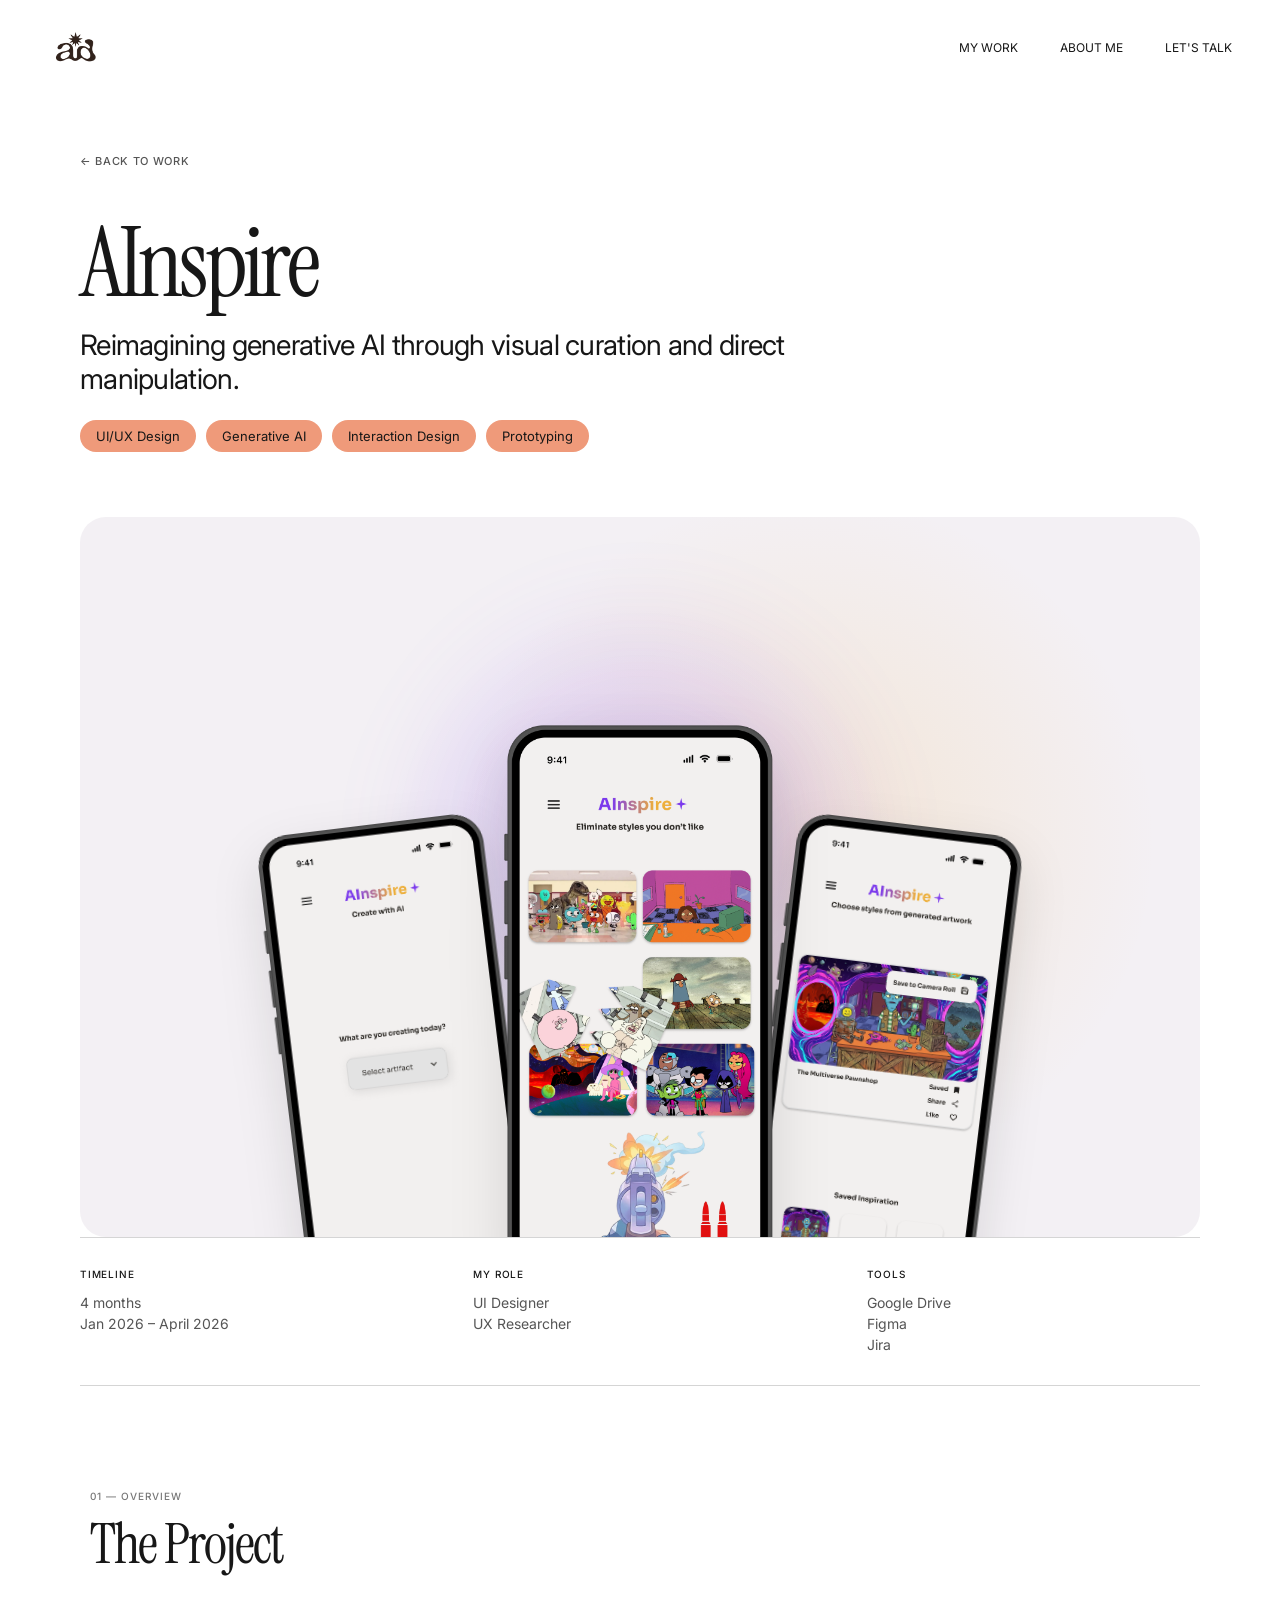
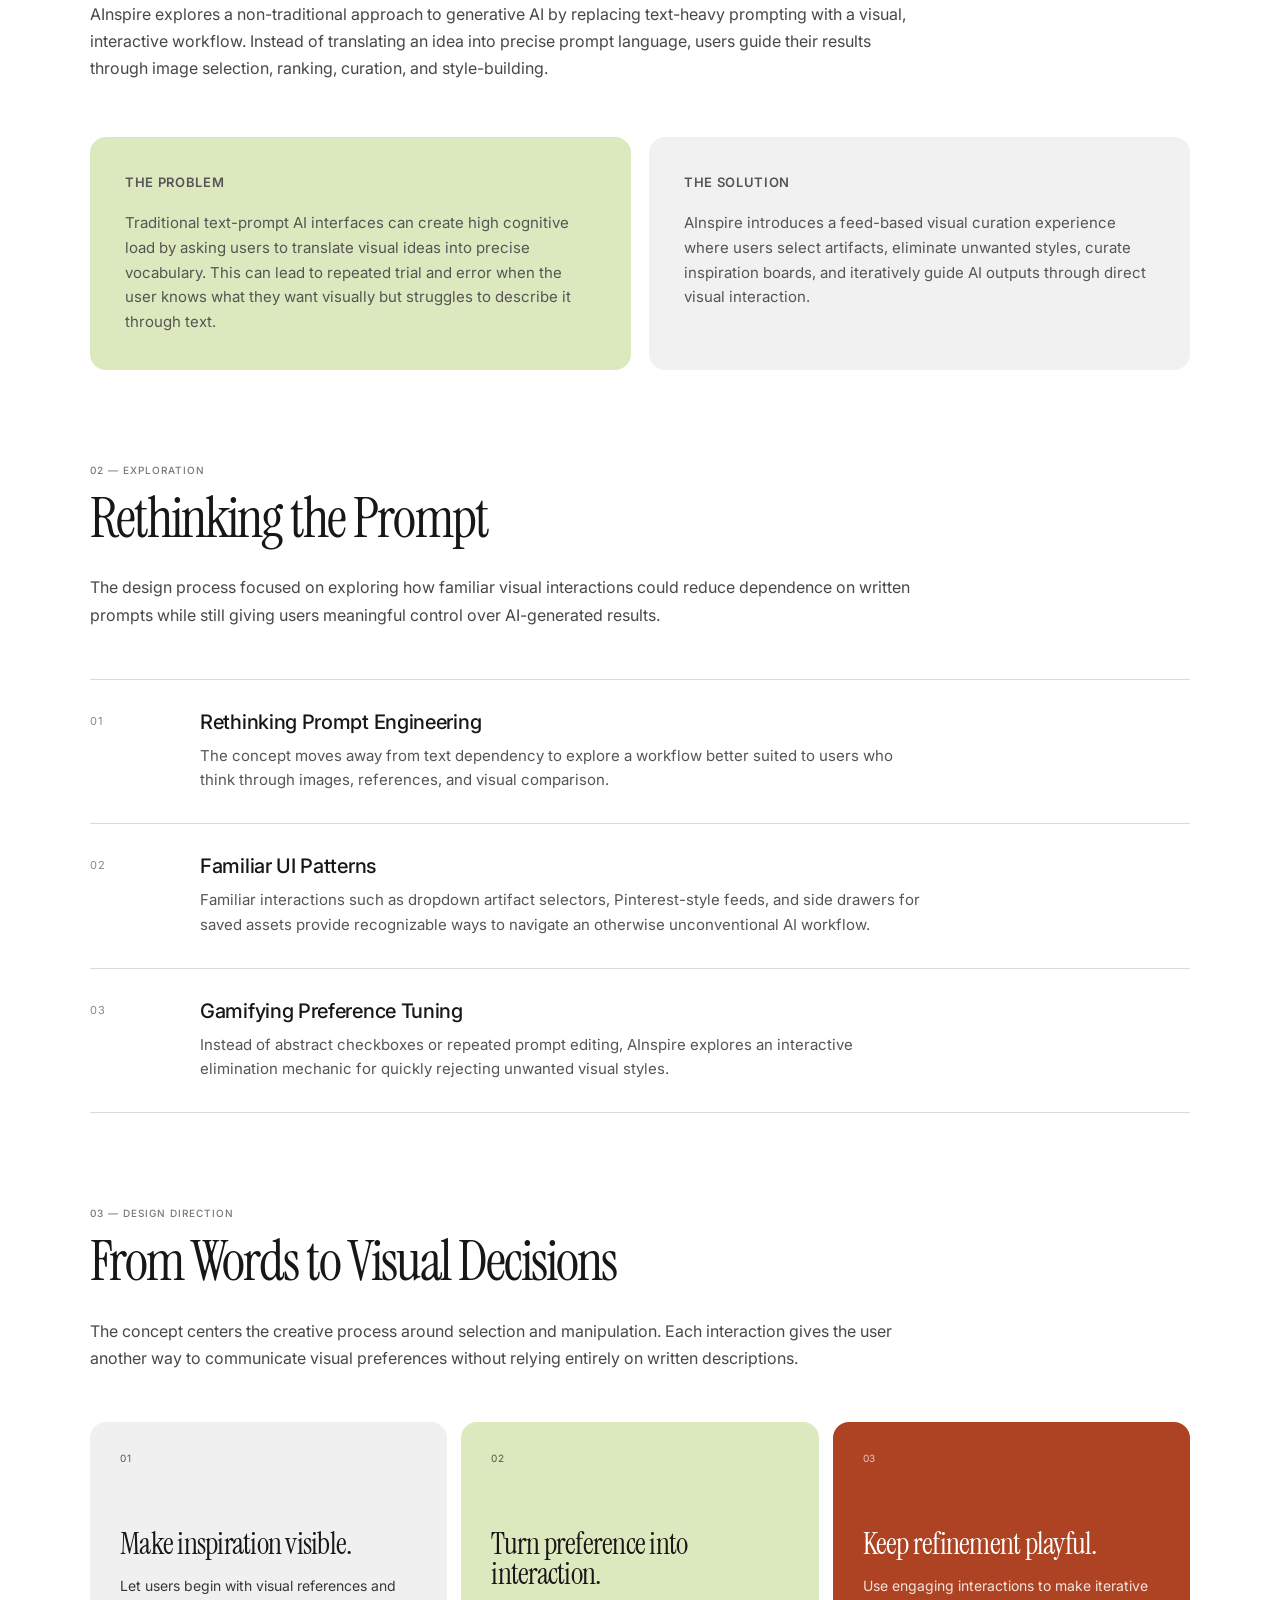
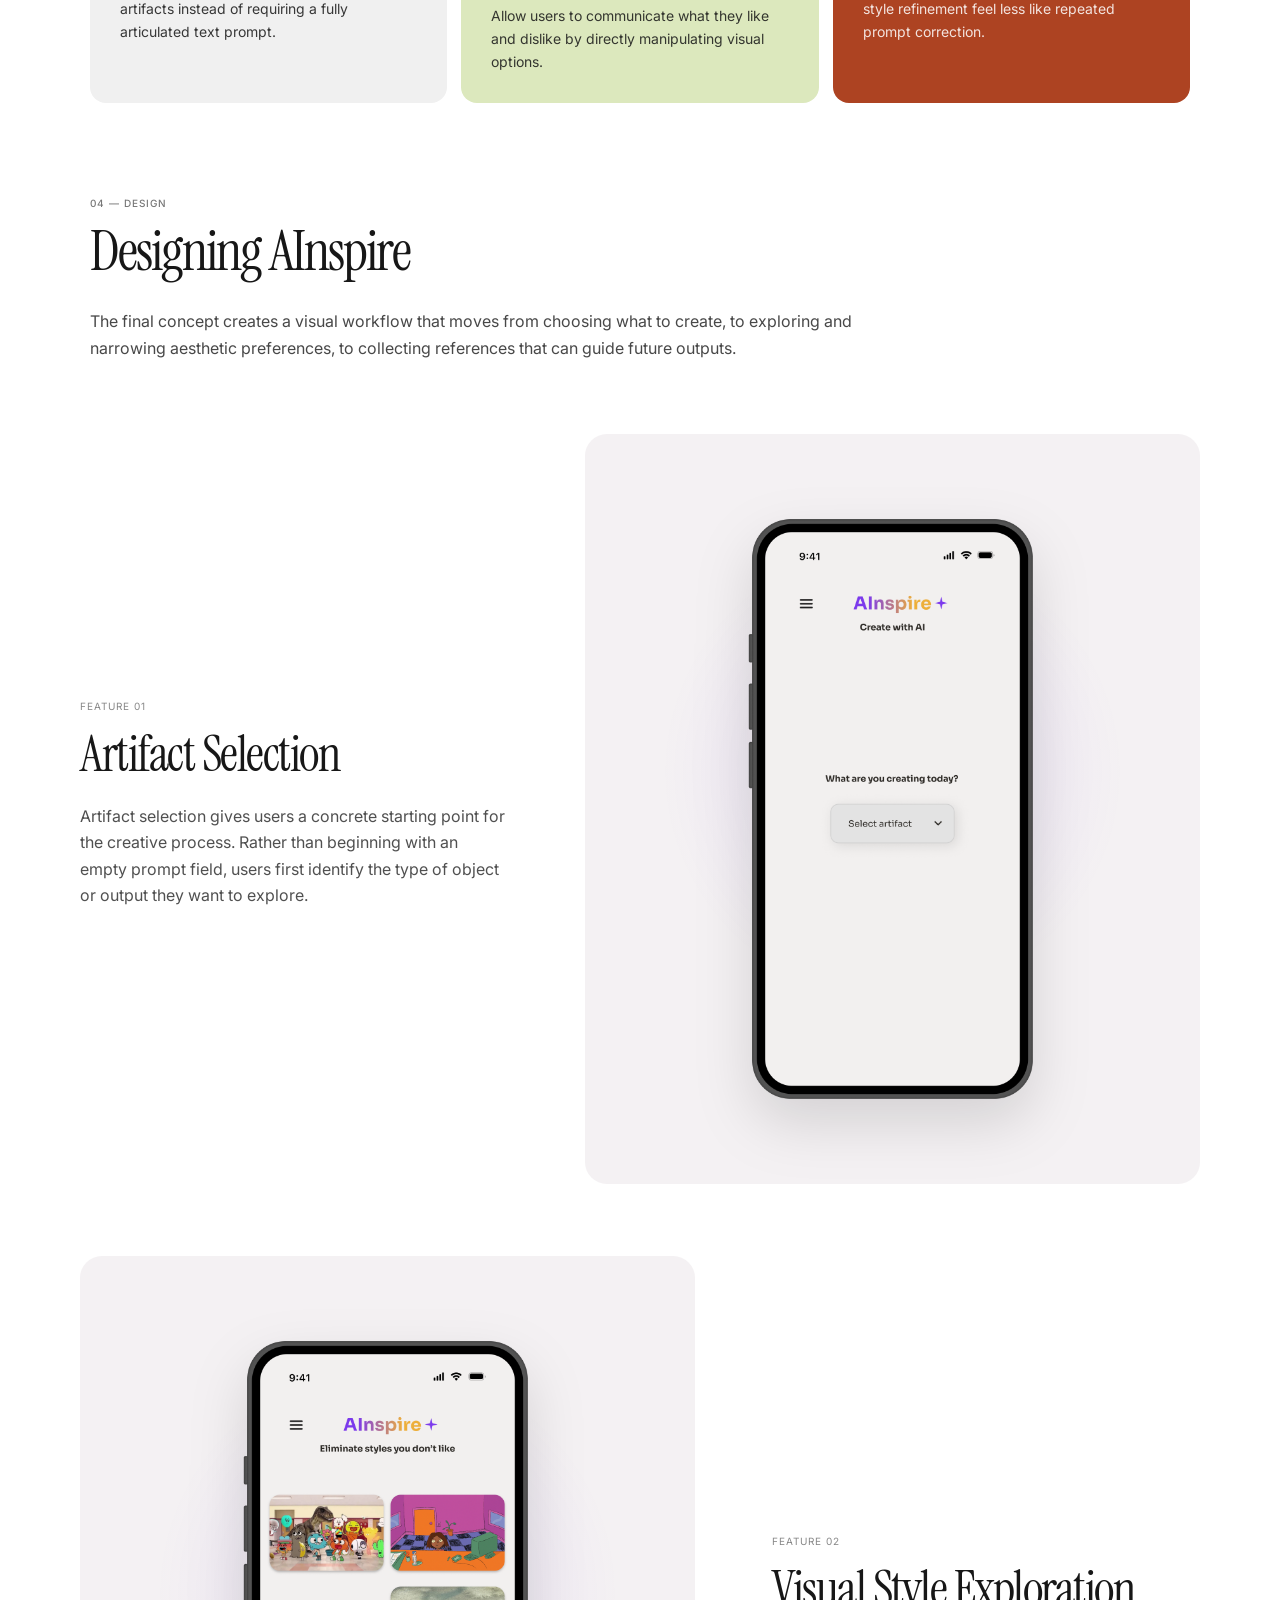
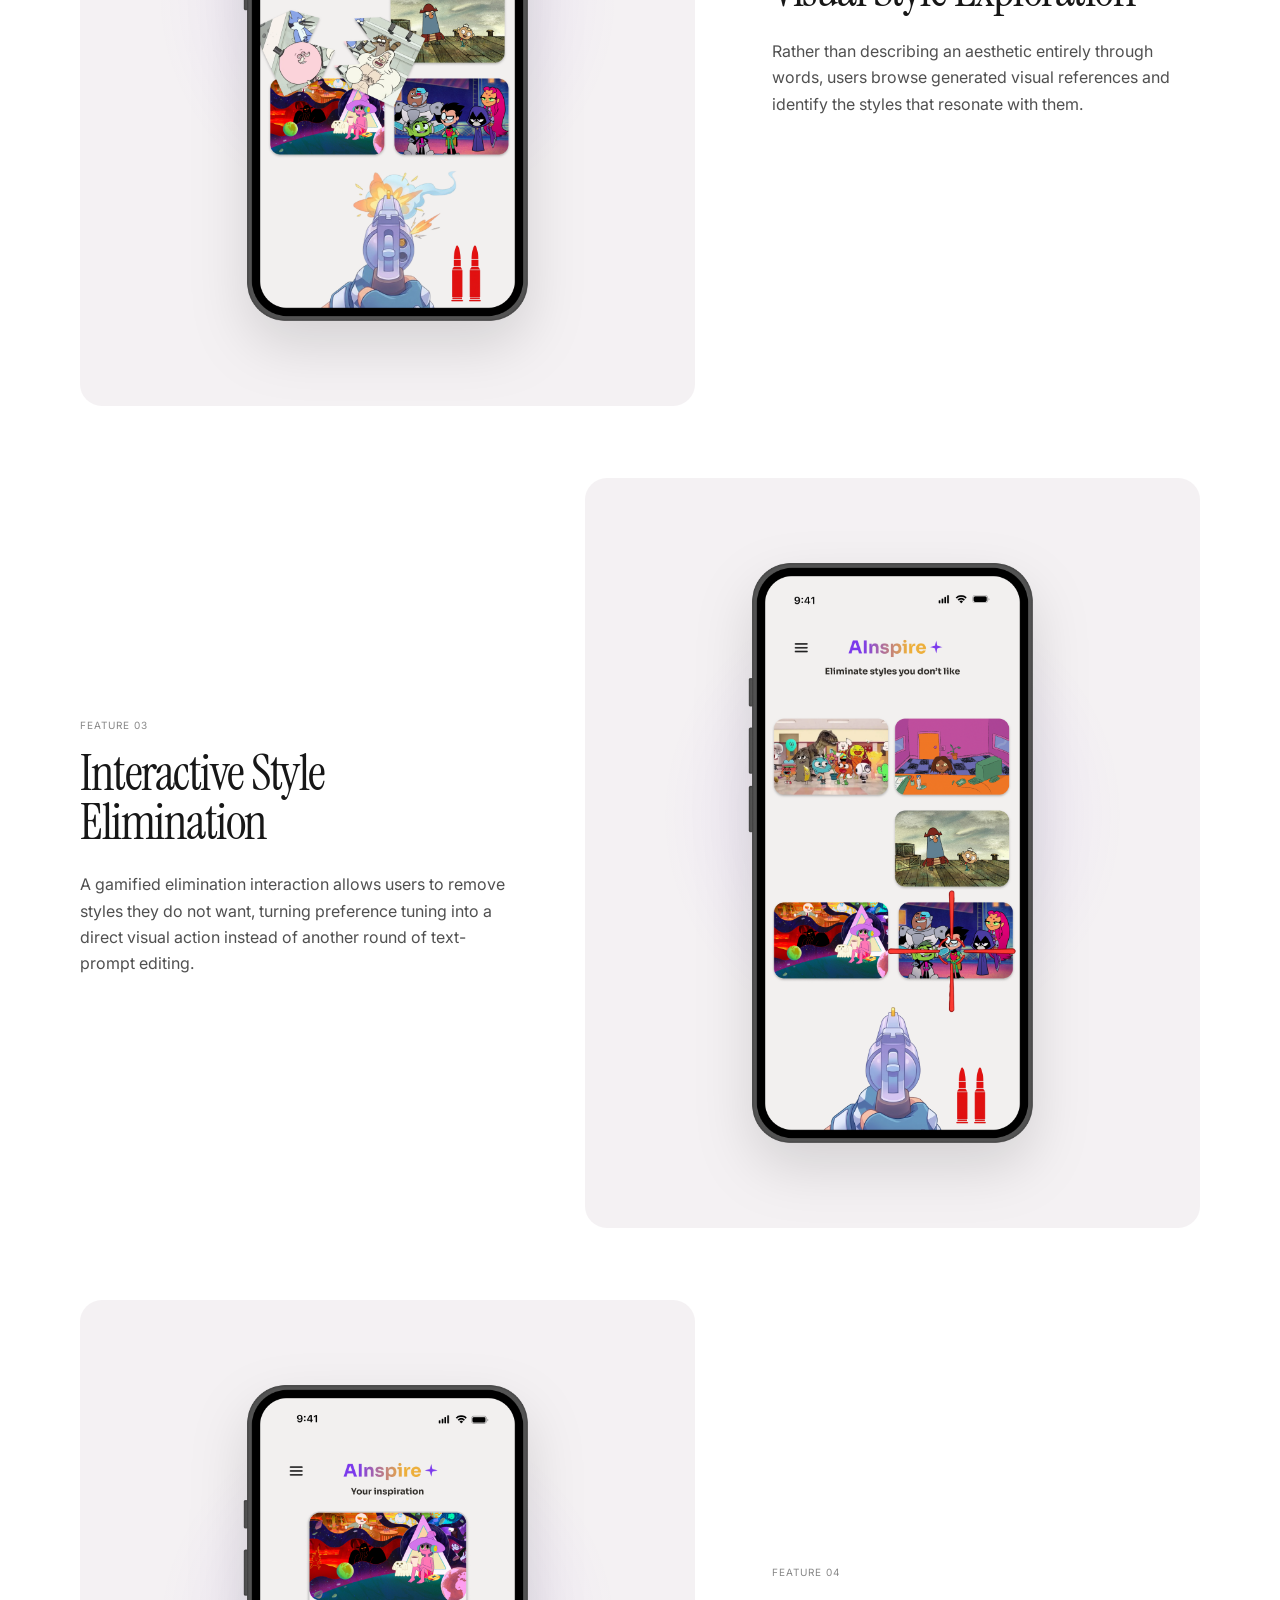
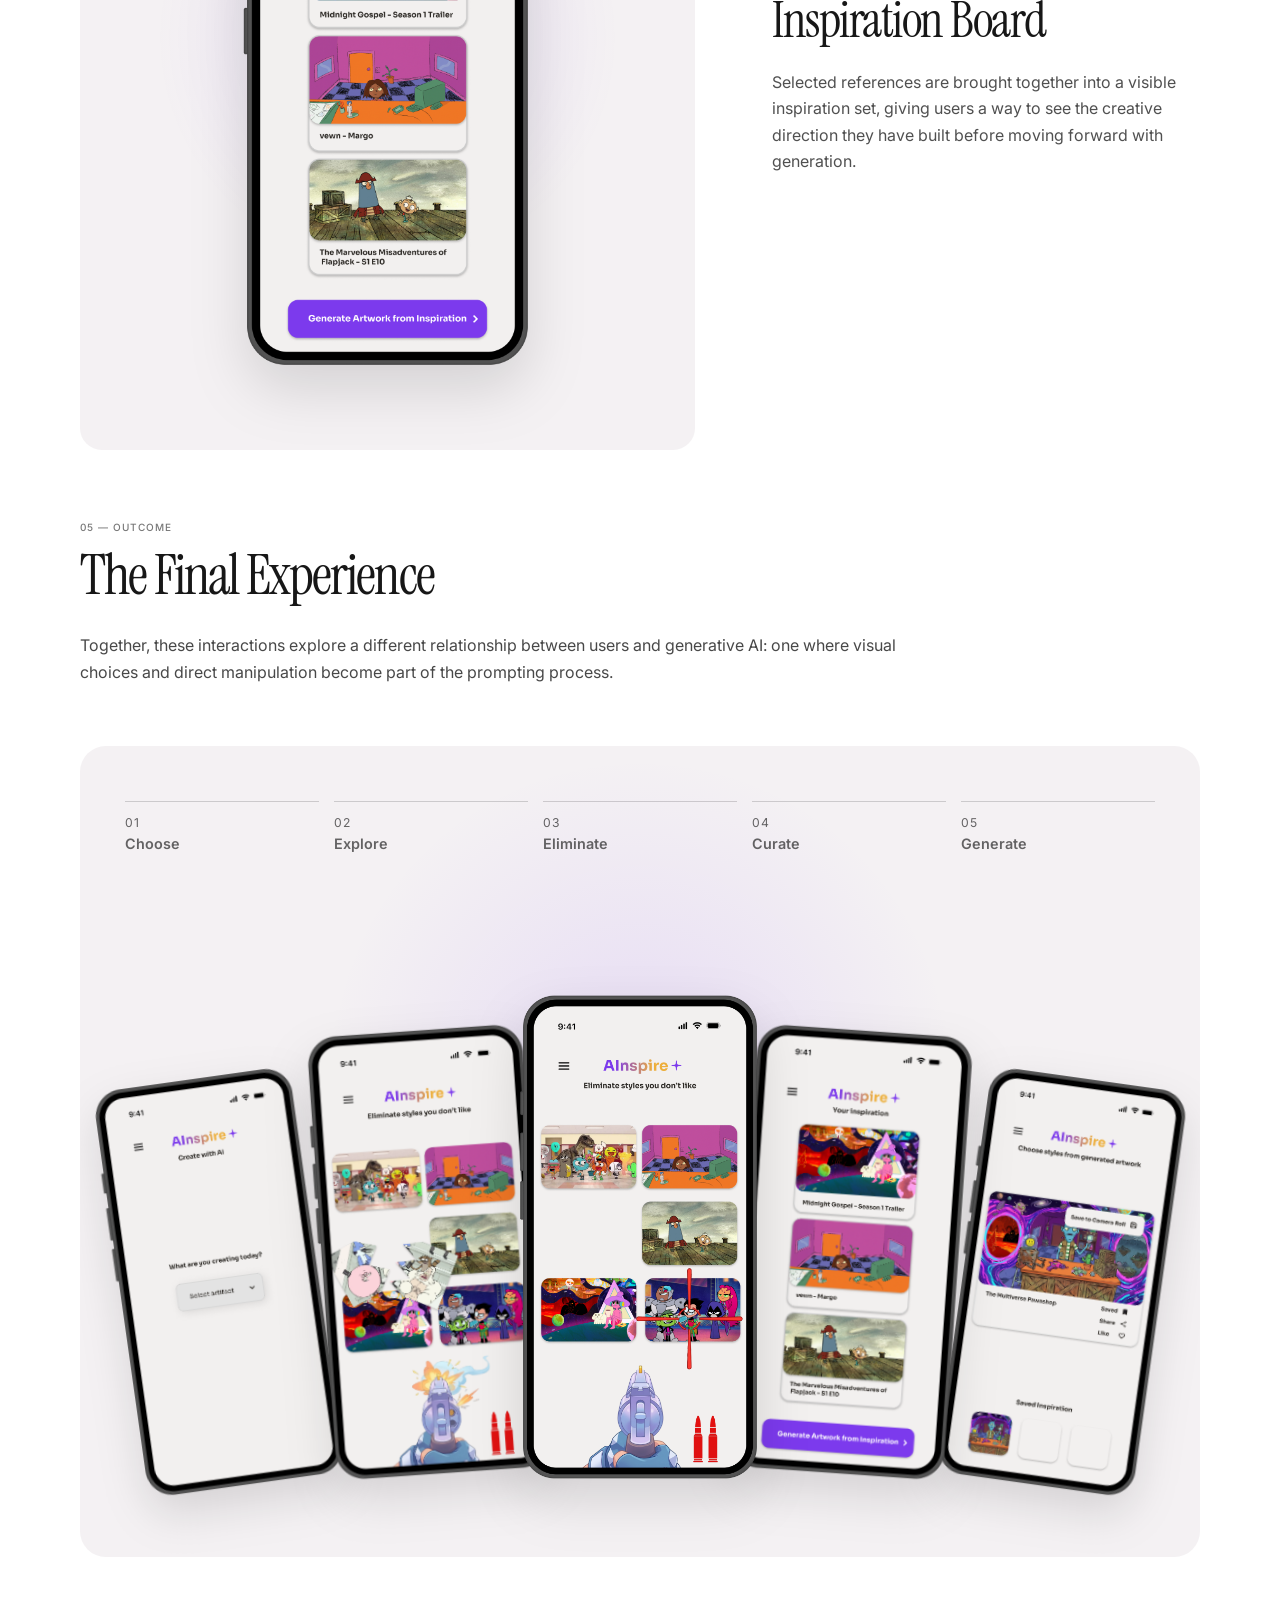
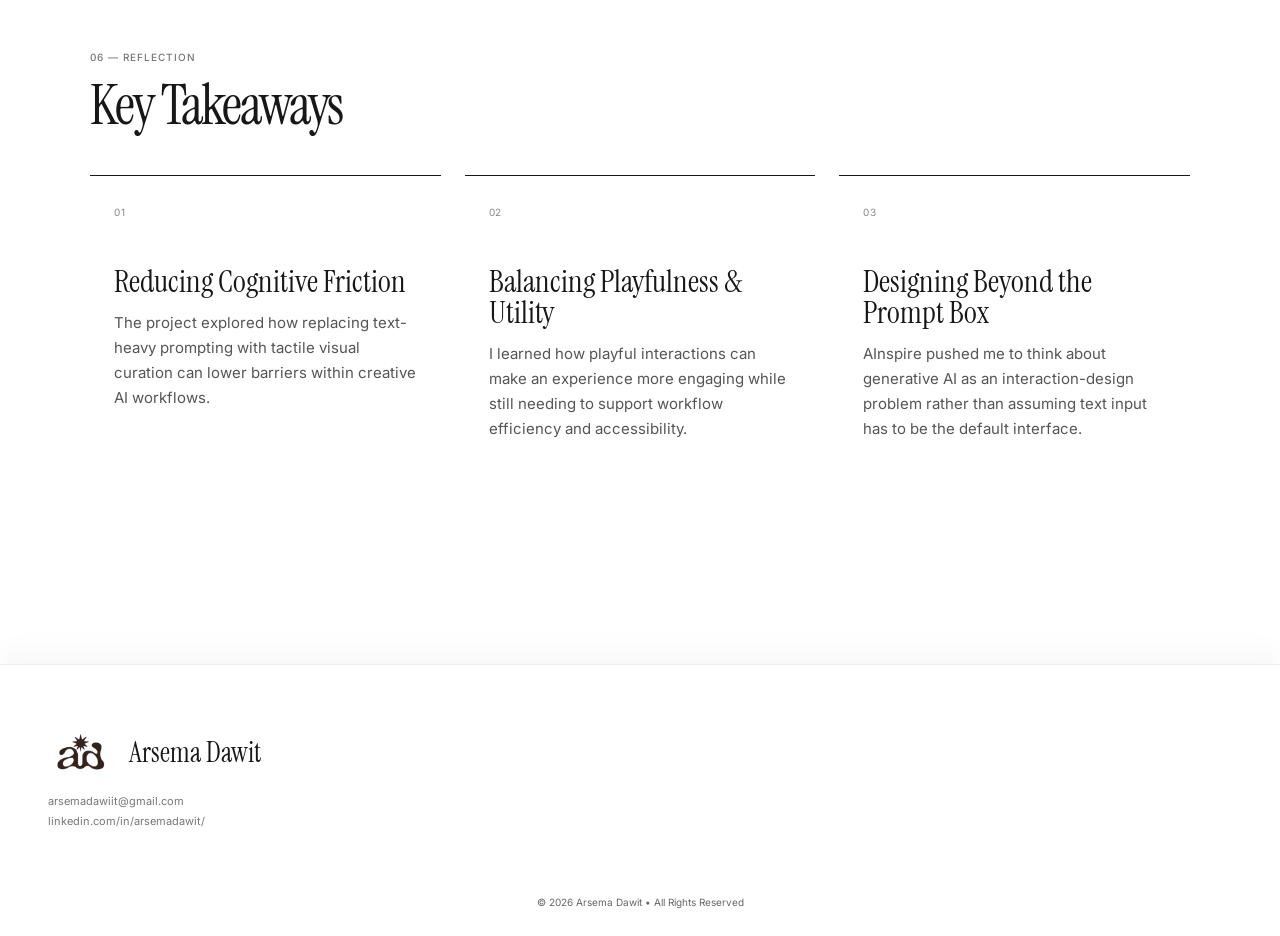
<file: projects/ainspire.html>
<!doctype html>
<html lang="en">

<head>
    <meta charset="utf-8">
    <meta name="viewport" content="width=device-width, initial-scale=1">

    <title>AInspire | Arsema Dawit</title>

    <link rel="stylesheet" href="../css/style.css">
</head>

<body>

    <!-- =====================================================
         NAVIGATION
         ===================================================== -->

    <header class="site-header">

        <div class="shell nav">

            <a class="logo" href="../index.html" aria-label="Arsema Dawit Home">
                <img src="../assets/images/logo.png" alt="Arsema Dawit Logo">
            </a>

            <nav class="nav-links">

                <a href="../index.html#work">
                    My Work
                </a>

                <a href="../about.html">
                    About Me
                </a>

                <a href="#contact">
                    Let's Talk
                </a>

            </nav>

        </div>

    </header>


    <!-- =====================================================
         CASE STUDY
         ===================================================== -->

    <main class="case-main">

        <div class="shell">


            <!-- =================================================
                 INTRO
                 ================================================= -->

            <a class="back"
               href="../index.html#work">
                ← Back to Work
            </a>


            <div class="case-intro">

                <h1 class="serif case-title">
                    AInspire
                </h1>

                <p class="case-subtitle">
                    Reimagining generative AI through visual
                    curation and direct manipulation.
                </p>

                <div class="tags">

                    <span class="tag">
                        UI/UX Design
                    </span>

                    <span class="tag">
                        Generative AI
                    </span>

                    <span class="tag">
                        Interaction Design
                    </span>

                    <span class="tag">
                        Prototyping
                    </span>

                </div>

            </div>


            <!-- =================================================
                 HERO
                 ================================================= -->

            <div class="ainspire-hero">

                <div class="ainspire-glow"></div>

                <img
                    class="ainspire-hero-phone ainspire-hero-left"
                    src="../assets/images/ainspire/creating.png"
                    alt="AInspire artifact selection interface"
                >

                <img
                    class="ainspire-hero-phone ainspire-hero-center"
                    src="../assets/images/ainspire/styles.png"
                    alt="AInspire visual style exploration interface"
                >

                <img
                    class="ainspire-hero-phone ainspire-hero-right"
                    src="../assets/images/ainspire/final.png"
                    alt="AInspire generated artwork interface"
                >

            </div>


            <!-- =================================================
                 PROJECT META
                 ================================================= -->

            <div class="case-meta">

                <div>

                    <h4>
                        Timeline
                    </h4>

                    <p>
                        4 months
                        <br>
                        Jan 2026 – April 2026
                    </p>

                </div>


                <div>

                    <h4>
                        My Role
                    </h4>

                    <p>
                        UI Designer
                        <br>
                        UX Researcher
                    </p>

                </div>


                <div>

                    <h4>
                        Tools
                    </h4>

                    <p>
                        Google Drive
                        <br>
                        Figma
                        <br>
                        Jira
                    </p>

                </div>

            </div>


            <!-- =================================================
                 01 — OVERVIEW
                 ================================================= -->

            <section class="case-section">

                <p class="case-section-label">
                    01 — Overview
                </p>

                <h2>
                    The Project
                </h2>

                <p>
                    AInspire explores a non-traditional approach to
                    generative AI by replacing text-heavy prompting
                    with a visual, interactive workflow. Instead of
                    translating an idea into precise prompt language,
                    users guide their results through image selection,
                    ranking, curation, and style-building.
                </p>


                <div class="two-cards">

                    <div class="info-card green">

                        <strong>
                            The Problem
                        </strong>

                        <p>
                            Traditional text-prompt AI interfaces can
                            create high cognitive load by asking users
                            to translate visual ideas into precise
                            vocabulary. This can lead to repeated
                            trial and error when the user knows what
                            they want visually but struggles to
                            describe it through text.
                        </p>

                    </div>


                    <div class="info-card">

                        <strong>
                            The Solution
                        </strong>

                        <p>
                            AInspire introduces a feed-based visual
                            curation experience where users select
                            artifacts, eliminate unwanted styles,
                            curate inspiration boards, and iteratively
                            guide AI outputs through direct visual
                            interaction.
                        </p>

                    </div>

                </div>

            </section>


            <!-- =================================================
                 02 — EXPLORATION
                 ================================================= -->

            <section class="case-section">

                <p class="case-section-label">
                    02 — Exploration
                </p>

                <h2>
                    Rethinking the Prompt
                </h2>

                <p class="section-lead">
                    The design process focused on exploring how
                    familiar visual interactions could reduce
                    dependence on written prompts while still giving
                    users meaningful control over AI-generated
                    results.
                </p>


                <div class="research-list">

                    <article class="research-item">

                        <span class="research-number">
                            01
                        </span>

                        <div>

                            <h3>
                                Rethinking Prompt Engineering
                            </h3>

                            <p>
                                The concept moves away from text
                                dependency to explore a workflow
                                better suited to users who think
                                through images, references, and
                                visual comparison.
                            </p>

                        </div>

                    </article>


                    <article class="research-item">

                        <span class="research-number">
                            02
                        </span>

                        <div>

                            <h3>
                                Familiar UI Patterns
                            </h3>

                            <p>
                                Familiar interactions such as
                                dropdown artifact selectors,
                                Pinterest-style feeds, and side
                                drawers for saved assets provide
                                recognizable ways to navigate an
                                otherwise unconventional AI workflow.
                            </p>

                        </div>

                    </article>


                    <article class="research-item">

                        <span class="research-number">
                            03
                        </span>

                        <div>

                            <h3>
                                Gamifying Preference Tuning
                            </h3>

                            <p>
                                Instead of abstract checkboxes or
                                repeated prompt editing, AInspire
                                explores an interactive elimination
                                mechanic for quickly rejecting
                                unwanted visual styles.
                            </p>

                        </div>

                    </article>

                </div>

            </section>


            <!-- =================================================
                 03 — DESIGN DIRECTION
                 ================================================= -->

            <section class="case-section">

                <p class="case-section-label">
                    03 — Design Direction
                </p>

                <h2>
                    From Words to Visual Decisions
                </h2>

                <p>
                    The concept centers the creative process around
                    selection and manipulation. Each interaction
                    gives the user another way to communicate visual
                    preferences without relying entirely on written
                    descriptions.
                </p>


                <div class="synthesis-grid">

                    <div class="synthesis-card">

                        <span class="synthesis-number">
                            01
                        </span>

                        <h3>
                            Make inspiration visible.
                        </h3>

                        <p>
                            Let users begin with visual references
                            and artifacts instead of requiring a
                            fully articulated text prompt.
                        </p>

                    </div>


                    <div class="synthesis-card green">

                        <span class="synthesis-number">
                            02
                        </span>

                        <h3>
                            Turn preference into interaction.
                        </h3>

                        <p>
                            Allow users to communicate what they like
                            and dislike by directly manipulating
                            visual options.
                        </p>

                    </div>


                    <div class="synthesis-card rust">

                        <span class="synthesis-number">
                            03
                        </span>

                        <h3>
                            Keep refinement playful.
                        </h3>

                        <p>
                            Use engaging interactions to make
                            iterative style refinement feel less like
                            repeated prompt correction.
                        </p>

                    </div>

                </div>

            </section>


            <!-- =================================================
                 04 — DESIGN
                 ================================================= -->

            <section class="case-section design-intro">

                <p class="case-section-label">
                    04 — Design
                </p>

                <h2>
                    Designing AInspire
                </h2>

                <p>
                    The final concept creates a visual workflow that
                    moves from choosing what to create, to exploring
                    and narrowing aesthetic preferences, to collecting
                    references that can guide future outputs.
                </p>

            </section>


            <!-- =================================================
                 FEATURE 01
                 ================================================= -->

            <div class="feature ainspire-feature">

                <div class="feature-copy">

                    <span class="feature-number">
                        Feature 01
                    </span>

                    <h3>
                        Artifact Selection
                    </h3>

                    <p>
                        Artifact selection gives users a concrete
                        starting point for the creative process.
                        Rather than beginning with an empty prompt
                        field, users first identify the type of
                        object or output they want to explore.
                    </p>

                </div>


                <div class="feature-media ainspire-feature-media">

                    <img
                        src="../assets/images/ainspire/creating.png"
                        alt="AInspire artifact selection screen"
                    >

                </div>

            </div>


            <!-- =================================================
                 FEATURE 02
                 ================================================= -->

            <div class="feature reverse ainspire-feature">

                <div class="feature-copy">

                    <span class="feature-number">
                        Feature 02
                    </span>

                    <h3>
                        Visual Style Exploration
                    </h3>

                    <p>
                        Rather than describing an aesthetic entirely
                        through words, users browse generated visual
                        references and identify the styles that
                        resonate with them.
                    </p>

                </div>


                <div class="feature-media ainspire-feature-media">

                    <img
                        src="../assets/images/ainspire/styles.png"
                        alt="AInspire visual style exploration screen"
                    >

                </div>

            </div>


            <!-- =================================================
                 FEATURE 03
                 ================================================= -->

            <div class="feature ainspire-feature">

                <div class="feature-copy">

                    <span class="feature-number">
                        Feature 03
                    </span>

                    <h3>
                        Interactive Style Elimination
                    </h3>

                    <p>
                        A gamified elimination interaction allows
                        users to remove styles they do not want,
                        turning preference tuning into a direct
                        visual action instead of another round of
                        text-prompt editing.
                    </p>

                </div>


                <div class="feature-media ainspire-feature-media">

                    <img
                        src="../assets/images/ainspire/eliminate.png"
                        alt="AInspire interactive style elimination screen"
                    >

                </div>

            </div>


            <!-- =================================================
                 FEATURE 04
                 ================================================= -->

            <div class="feature reverse ainspire-feature">

                <div class="feature-copy">

                    <span class="feature-number">
                        Feature 04
                    </span>

                    <h3>
                        Inspiration Board
                    </h3>

                    <p>
                        Selected references are brought together into
                        a visible inspiration set, giving users a way
                        to see the creative direction they have built
                        before moving forward with generation.
                    </p>

                </div>


                <div class="feature-media ainspire-feature-media">

                    <img
                        src="../assets/images/ainspire/inspiration.png"
                        alt="AInspire inspiration board screen"
                    >

                </div>

            </div>


            <!-- =================================================
                 05 — OUTCOME
                 ================================================= -->

            <section class="case-section final-experience ainspire-outcome">

                <p class="case-section-label">
                    05 — Outcome
                </p>

                <h2>
                    The Final Experience
                </h2>

                <p>
                    Together, these interactions explore a different
                    relationship between users and generative AI:
                    one where visual choices and direct manipulation
                    become part of the prompting process.
                </p>


                <div class="ainspire-process">

                    <div class="ainspire-process-labels">

                        <span>
                            01
                            <strong>Choose</strong>
                        </span>

                        <span>
                            02
                            <strong>Explore</strong>
                        </span>

                        <span>
                            03
                            <strong>Eliminate</strong>
                        </span>

                        <span>
                            04
                            <strong>Curate</strong>
                        </span>

                        <span>
                            05
                            <strong>Generate</strong>
                        </span>

                    </div>


                    <div class="ainspire-final-showcase">

                        <img
                            src="../assets/images/ainspire/creating.png"
                            alt="Choose an artifact in AInspire"
                        >

                        <img
                            src="../assets/images/ainspire/styles.png"
                            alt="Explore visual styles in AInspire"
                        >

                        <img
                            src="../assets/images/ainspire/eliminate.png"
                            alt="Eliminate unwanted styles in AInspire"
                        >

                        <img
                            src="../assets/images/ainspire/inspiration.png"
                            alt="Curate an inspiration board in AInspire"
                        >

                        <img
                            src="../assets/images/ainspire/final.png"
                            alt="Final generated artwork experience in AInspire"
                        >

                    </div>

                </div>

            </section>


            <!-- =================================================
                 06 — REFLECTION
                 ================================================= -->

            <section class="case-section reflection-section">

                <p class="case-section-label">
                    06 — Reflection
                </p>

                <h2>
                    Key Takeaways
                </h2>


                <div class="reflection-grid">

                    <article>

                        <span>
                            01
                        </span>

                        <h3>
                            Reducing Cognitive Friction
                        </h3>

                        <p>
                            The project explored how replacing
                            text-heavy prompting with tactile visual
                            curation can lower barriers within
                            creative AI workflows.
                        </p>

                    </article>


                    <article>

                        <span>
                            02
                        </span>

                        <h3>
                            Balancing Playfulness &amp; Utility
                        </h3>

                        <p>
                            I learned how playful interactions can
                            make an experience more engaging while
                            still needing to support workflow
                            efficiency and accessibility.
                        </p>

                    </article>


                    <article>

                        <span>
                            03
                        </span>

                        <h3>
                            Designing Beyond the Prompt Box
                        </h3>

                        <p>
                            AInspire pushed me to think about
                            generative AI as an interaction-design
                            problem rather than assuming text input
                            has to be the default interface.
                        </p>

                    </article>

                </div>

            </section>


        </div>

    </main>


    <!-- =====================================================
         FOOTER
         ===================================================== -->

    <footer class="footer" id="contact">

        <div class="shell">

            <div class="brand-line">

                <div class="logo footer-logo">
                    <img src="../assets/images/logo.png" alt="Arsema Dawit Logo">
                </div>

                <span class="serif brand-name">
                    Arsema Dawit
                </span>

            </div>


            <div class="footer-contact">
                <a href="mailto:arsemadawiit@gmail.com">
                    arsemadawiit@gmail.com
                </a>
                <br>
                <a href="https://www.linkedin.com/in/arsemadawit/"
                target="_blank"
                rel="noopener noreferrer">
                    linkedin.com/in/arsemadawit/
                </a>
            </div>


            <div class="copyright">
                © 2026 Arsema Dawit • All Rights Reserved
            </div>

        </div>

    </footer>


    <!-- BACK TO TOP -->

    <button
        class="back-to-top"
        type="button"
        aria-label="Back to top">

        ↑ BACK TO TOP

    </button>


    <script src="../js/script.js"></script>

</body>

</html>
</file>
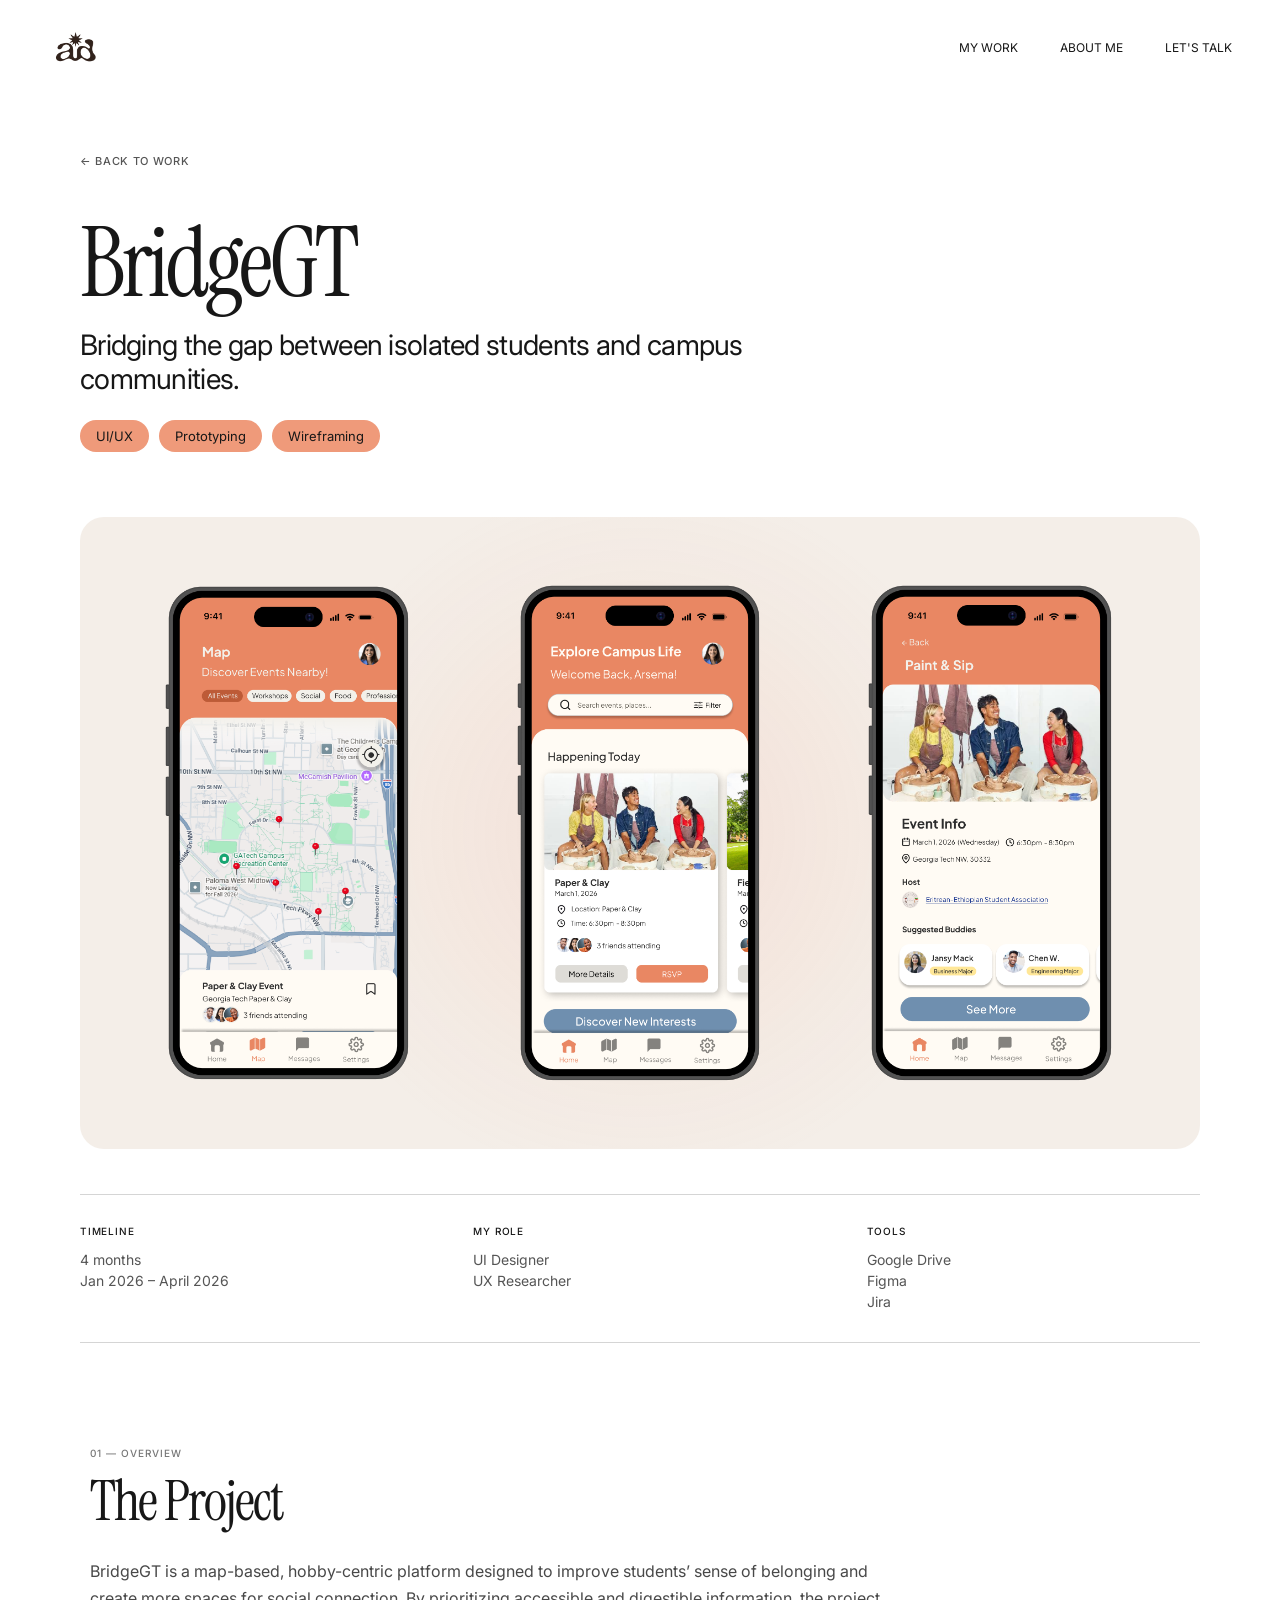
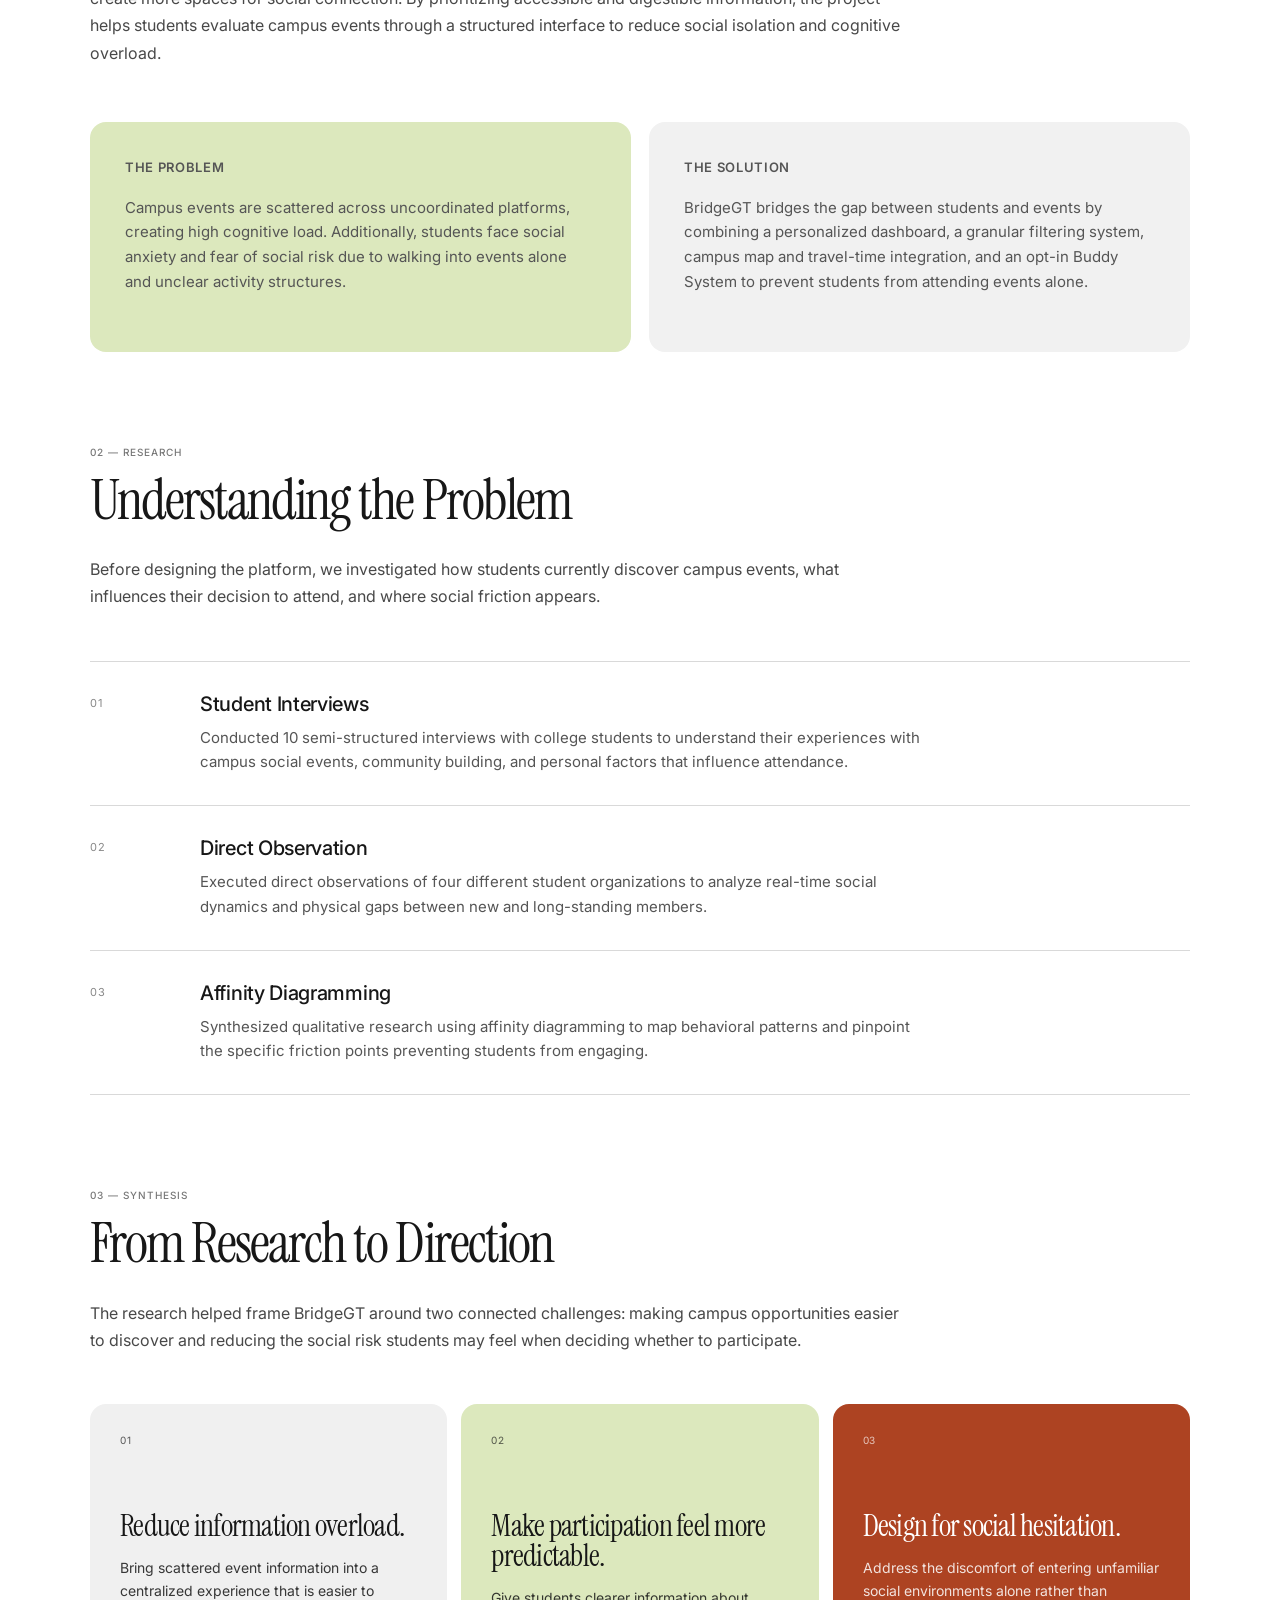
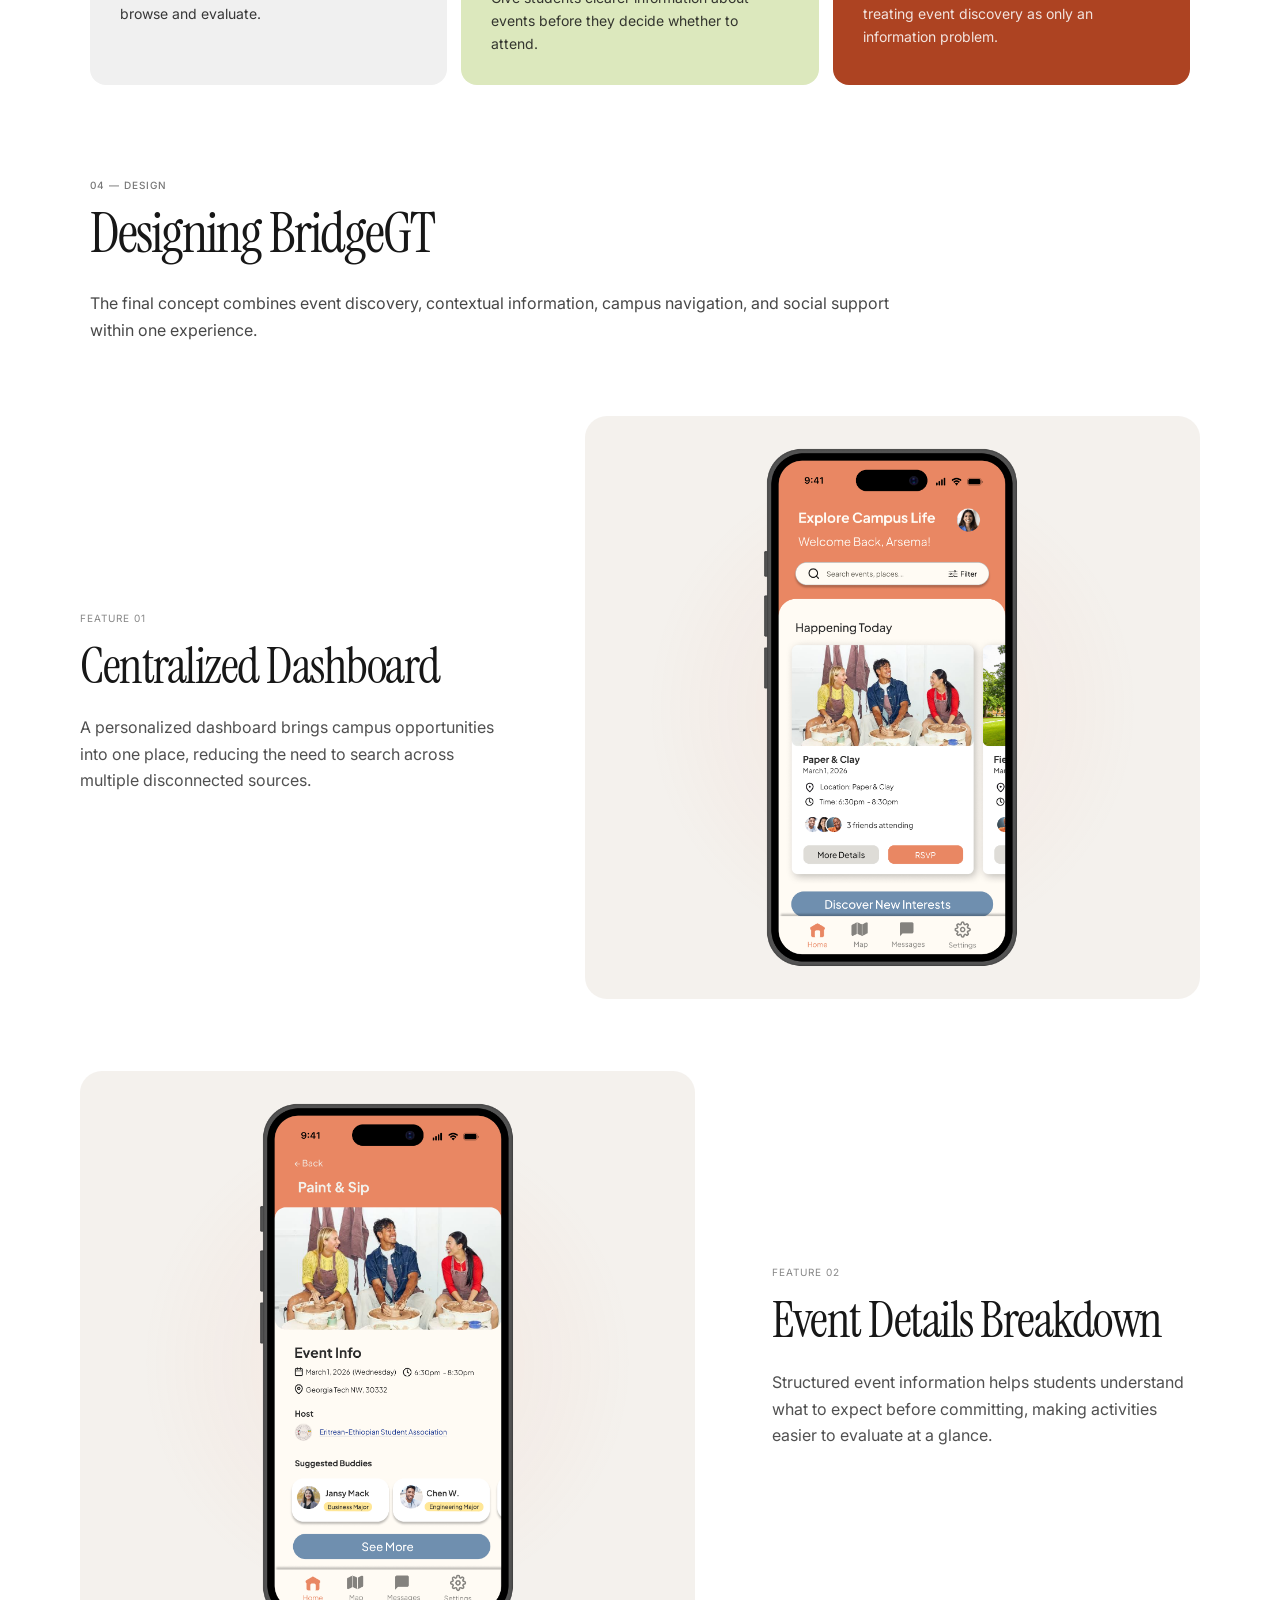
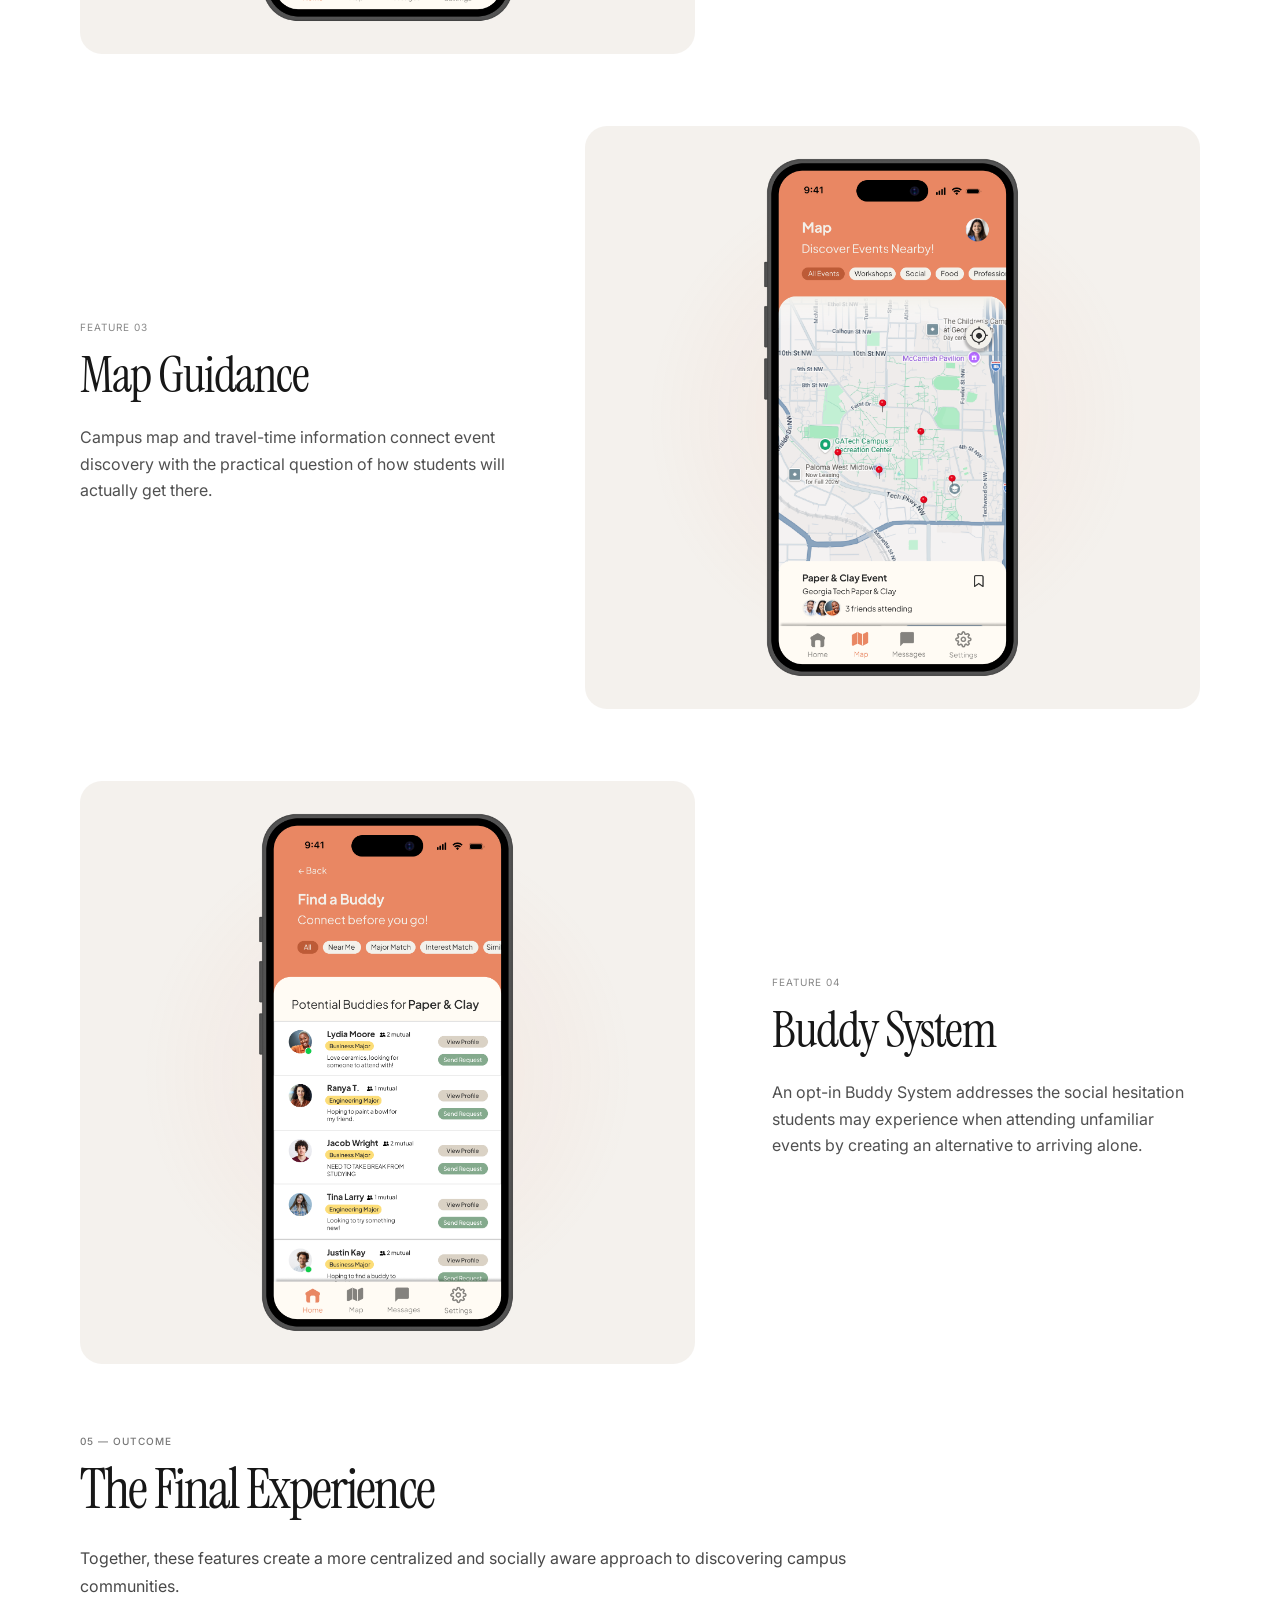
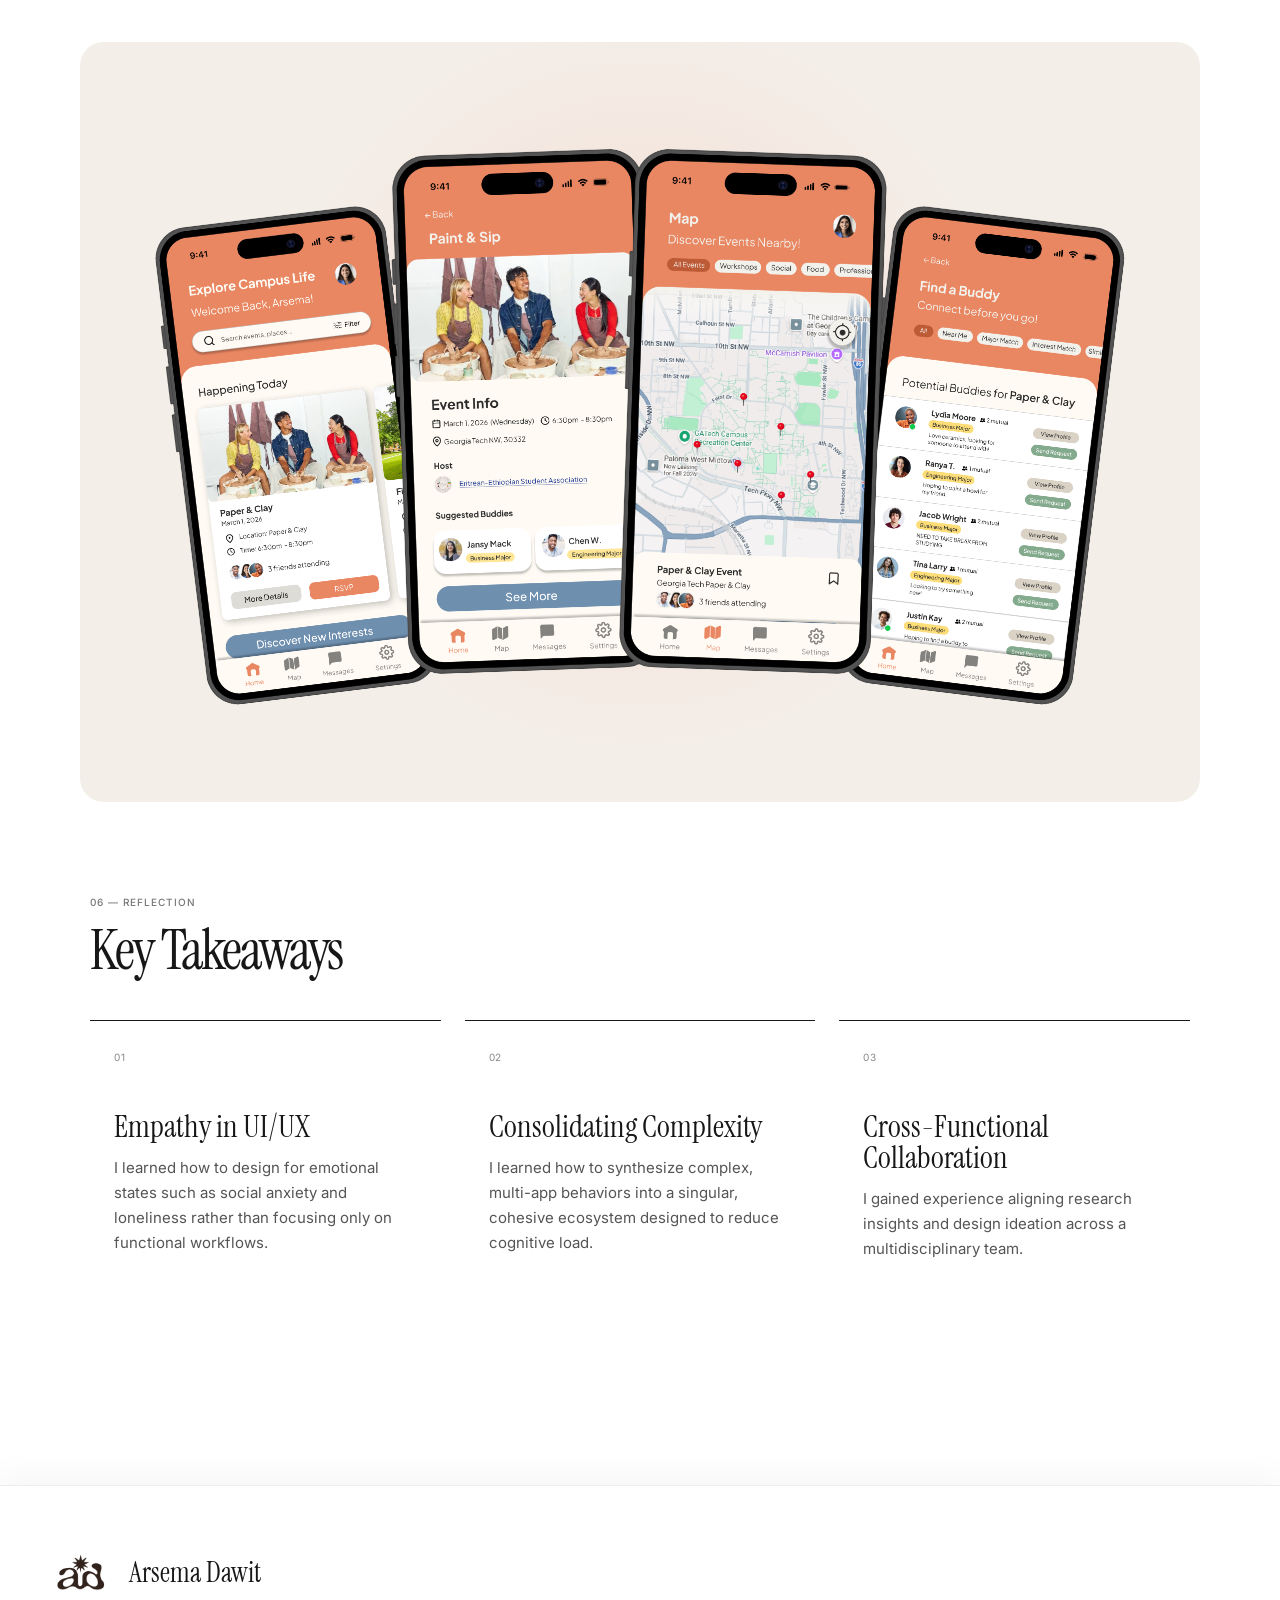
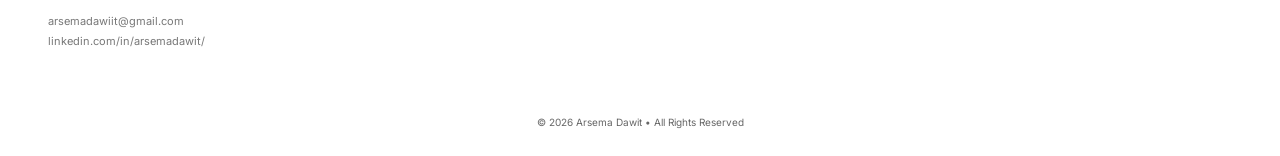
<file: projects/bridgegt.html>
<!doctype html>
<html lang="en">

<head>
    <meta charset="utf-8">
    <meta name="viewport" content="width=device-width, initial-scale=1">

    <title>BridgeGT | Arsema Dawit</title>

    <link rel="stylesheet" href="../css/style.css">
</head>


<body>

    <!-- =====================================================
         NAVIGATION
         ===================================================== -->

    <header class="site-header">

        <div class="shell nav">

            <a class="logo" href="../index.html" aria-label="Arsema Dawit Home">
                <img src="../assets/images/logo.png" alt="Arsema Dawit Logo">
            </a>


            <nav class="nav-links">

                <a href="../index.html#work">
                    My Work
                </a>

                <a href="../about.html">
                    About Me
                </a>

                <a href="#contact">
                    Let's Talk
                </a>

            </nav>

        </div>

    </header>



    <!-- =====================================================
         CASE STUDY
         ===================================================== -->

    <main class="case-main">

        <div class="shell">


            <!-- =================================================
                 INTRO
                 ================================================= -->

            <a class="back"
               href="../index.html#work">
                ← Back to Work
            </a>


            <div class="case-intro">

                <h1 class="serif case-title">
                    BridgeGT
                </h1>


                <p class="case-subtitle">
                    Bridging the gap between isolated students
                    and campus communities.
                </p>


                <div class="tags">

                    <span class="tag">
                        UI/UX
                    </span>

                    <span class="tag">
                        Prototyping
                    </span>

                    <span class="tag">
                        Wireframing
                    </span>

                </div>

            </div>



            <!-- =================================================
                 HERO — REAL BRIDGEGT SCREENS
                 ================================================= -->

            <div class="case-hero bridge-hero">

                <!-- MAP PHONE -->
                <div class="iphone-mockup">
                    <div class="iphone-screen">
                        <img
                            src="../assets/images/bridgegt/map.png"
                            alt="BridgeGT campus map interface">
                    </div>
                    <div class="dynamic-island"></div>
                </div>


                <!-- DASHBOARD PHONE -->
                <div class="iphone-mockup">
                    <div class="iphone-screen">
                        <img
                            src="../assets/images/bridgegt/dashboard.png"
                            alt="BridgeGT event discovery dashboard">
                    </div>
                    <div class="dynamic-island"></div>
                </div>


                <!-- EVENT DETAILS PHONE -->
                <div class="iphone-mockup">
                    <div class="iphone-screen">
                        <img
                            src="../assets/images/bridgegt/event-details.png"
                            alt="BridgeGT event details interface">
                    </div>
                    <div class="dynamic-island"></div>
                </div>

            </div>



            <!-- =================================================
                 PROJECT META
                 ================================================= -->

            <div class="case-meta">


                <div>

                    <h4>
                        Timeline
                    </h4>

                    <p>
                        4 months
                        <br>
                        Jan 2026 – April 2026
                    </p>

                </div>


                <div>

                    <h4>
                        My Role
                    </h4>

                    <p>
                        UI Designer
                        <br>
                        UX Researcher
                    </p>

                </div>


                <div>

                    <h4>
                        Tools
                    </h4>

                    <p>
                        Google Drive
                        <br>
                        Figma
                        <br>
                        Jira
                    </p>

                </div>


            </div>



            <!-- =================================================
                 01 — OVERVIEW
                 ================================================= -->

            <section class="case-section">


                <p class="case-section-label">
                    01 — Overview
                </p>


                <h2>
                    The Project
                </h2>


                <p>
                    BridgeGT is a map-based, hobby-centric platform
                    designed to improve students’ sense of belonging
                    and create more spaces for social connection.
                    By prioritizing accessible and digestible
                    information, the project helps students evaluate
                    campus events through a structured interface to
                    reduce social isolation and cognitive overload.
                </p>



                <div class="two-cards">


                    <!-- PROBLEM -->

                    <div class="info-card green">

                        <strong>
                            The Problem
                        </strong>

                        <p>
                            Campus events are scattered across
                            uncoordinated platforms, creating high
                            cognitive load. Additionally, students face
                            social anxiety and fear of social risk due
                            to walking into events alone and unclear
                            activity structures.
                        </p>

                    </div>



                    <!-- SOLUTION -->

                    <div class="info-card">

                        <strong>
                            The Solution
                        </strong>

                        <p>
                            BridgeGT bridges the gap between students
                            and events by combining a personalized
                            dashboard, a granular filtering system,
                            campus map and travel-time integration,
                            and an opt-in Buddy System to prevent
                            students from attending events alone.
                        </p>

                    </div>


                </div>

            </section>



            <!-- =================================================
                 02 — RESEARCH
                 ================================================= -->

            <section class="case-section">


                <p class="case-section-label">
                    02 — Research
                </p>


                <h2>
                    Understanding the Problem
                </h2>


                <p class="section-lead">
                    Before designing the platform, we investigated
                    how students currently discover campus events,
                    what influences their decision to attend, and
                    where social friction appears.
                </p>



                <div class="research-list">


                    <!-- RESEARCH 01 -->

                    <article class="research-item">

                        <span class="research-number">
                            01
                        </span>


                        <div>

                            <h3>
                                Student Interviews
                            </h3>

                            <p>
                                Conducted 10 semi-structured interviews
                                with college students to understand their
                                experiences with campus social events,
                                community building, and personal factors
                                that influence attendance.
                            </p>

                        </div>

                    </article>



                    <!-- RESEARCH 02 -->

                    <article class="research-item">

                        <span class="research-number">
                            02
                        </span>


                        <div>

                            <h3>
                                Direct Observation
                            </h3>

                            <p>
                                Executed direct observations of four
                                different student organizations to
                                analyze real-time social dynamics and
                                physical gaps between new and
                                long-standing members.
                            </p>

                        </div>

                    </article>



                    <!-- RESEARCH 03 -->

                    <article class="research-item">

                        <span class="research-number">
                            03
                        </span>


                        <div>

                            <h3>
                                Affinity Diagramming
                            </h3>

                            <p>
                                Synthesized qualitative research using
                                affinity diagramming to map behavioral
                                patterns and pinpoint the specific
                                friction points preventing students
                                from engaging.
                            </p>

                        </div>

                    </article>


                </div>

            </section>



            <!-- =================================================
                 03 — SYNTHESIS
                 ================================================= -->

            <section class="case-section">


                <p class="case-section-label">
                    03 — Synthesis
                </p>


                <h2>
                    From Research to Direction
                </h2>


                <p>
                    The research helped frame BridgeGT around two
                    connected challenges: making campus opportunities
                    easier to discover and reducing the social risk
                    students may feel when deciding whether to
                    participate.
                </p>



                <div class="synthesis-grid">


                    <!-- INSIGHT 01 -->

                    <div class="synthesis-card">

                        <span class="synthesis-number">
                            01
                        </span>

                        <h3>
                            Reduce information overload.
                        </h3>

                        <p>
                            Bring scattered event information into a
                            centralized experience that is easier to
                            browse and evaluate.
                        </p>

                    </div>



                    <!-- INSIGHT 02 -->

                    <div class="synthesis-card green">

                        <span class="synthesis-number">
                            02
                        </span>

                        <h3>
                            Make participation feel more predictable.
                        </h3>

                        <p>
                            Give students clearer information about
                            events before they decide whether to attend.
                        </p>

                    </div>



                    <!-- INSIGHT 03 -->

                    <div class="synthesis-card rust">

                        <span class="synthesis-number">
                            03
                        </span>

                        <h3>
                            Design for social hesitation.
                        </h3>

                        <p>
                            Address the discomfort of entering
                            unfamiliar social environments alone rather
                            than treating event discovery as only an
                            information problem.
                        </p>

                    </div>


                </div>

            </section>



            <!-- =================================================
                 04 — DESIGN
                 ================================================= -->

            <section class="case-section design-intro">


                <p class="case-section-label">
                    04 — Design
                </p>


                <h2>
                    Designing BridgeGT
                </h2>


                <p>
                    The final concept combines event discovery,
                    contextual information, campus navigation, and
                    social support within one experience.
                </p>


            </section>



            <!-- =================================================
                 FEATURE 01 — DASHBOARD
                 ================================================= -->

            <div class="feature">


                <div class="feature-copy">

                    <span class="feature-number">
                        Feature 01
                    </span>


                    <h3>
                        Centralized Dashboard
                    </h3>


                    <p>
                        A personalized dashboard brings campus
                        opportunities into one place, reducing the
                        need to search across multiple disconnected
                        sources.
                    </p>

                </div>



                <div class="feature-media bridge-feature-media">

                    <img
                        src="../assets/images/bridgegt/dashboard.png"
                        alt="BridgeGT centralized event dashboard">

                </div>


            </div>



            <!-- =================================================
                 FEATURE 02 — EVENT DETAILS
                 ================================================= -->

            <div class="feature reverse">


                <div class="feature-copy">

                    <span class="feature-number">
                        Feature 02
                    </span>


                    <h3>
                        Event Details Breakdown
                    </h3>


                    <p>
                        Structured event information helps students
                        understand what to expect before committing,
                        making activities easier to evaluate at a
                        glance.
                    </p>

                </div>



                <div class="feature-media bridge-feature-media">

                    <img
                        src="../assets/images/bridgegt/event-details.png"
                        alt="BridgeGT event details screen">

                </div>


            </div>



            <!-- =================================================
                 FEATURE 03 — MAP
                 ================================================= -->

            <div class="feature">


                <div class="feature-copy">

                    <span class="feature-number">
                        Feature 03
                    </span>


                    <h3>
                        Map Guidance
                    </h3>


                    <p>
                        Campus map and travel-time information connect
                        event discovery with the practical question
                        of how students will actually get there.
                    </p>

                </div>



                <div class="feature-media bridge-feature-media">

                    <img
                        src="../assets/images/bridgegt/map.png"
                        alt="BridgeGT campus map showing nearby events">

                </div>


            </div>



            <!-- =================================================
                 FEATURE 04 — BUDDY SYSTEM
                 ================================================= -->

            <div class="feature reverse">


                <div class="feature-copy">

                    <span class="feature-number">
                        Feature 04
                    </span>


                    <h3>
                        Buddy System
                    </h3>


                    <p>
                        An opt-in Buddy System addresses the social
                        hesitation students may experience when
                        attending unfamiliar events by creating an
                        alternative to arriving alone.
                    </p>

                </div>



                <div class="feature-media bridge-feature-media">

                    <img
                        src="../assets/images/bridgegt/buddy.png"
                        alt="BridgeGT Find a Buddy interface">

                </div>


            </div>



            <!-- =================================================
                 05 — OUTCOME
                 ================================================= -->

            <section class="case-section final-experience">


                <p class="case-section-label">
                    05 — Outcome
                </p>


                <h2>
                    The Final Experience
                </h2>


                <p>
                    Together, these features create a more centralized
                    and socially aware approach to discovering campus
                    communities.
                </p>



                <div class="bridge-final-showcase">

                    <img
                        src="../assets/images/bridgegt/dashboard.png"
                        alt="BridgeGT dashboard">

                    <img
                        src="../assets/images/bridgegt/event-details.png"
                        alt="BridgeGT event details">

                    <img
                        src="../assets/images/bridgegt/map.png"
                        alt="BridgeGT campus map">

                    <img
                        src="../assets/images/bridgegt/buddy.png"
                        alt="BridgeGT buddy system">

                </div>


            </section>



            <!-- =================================================
                 06 — REFLECTION
                 ================================================= -->

            <section class="case-section reflection-section">


                <p class="case-section-label">
                    06 — Reflection
                </p>


                <h2>
                    Key Takeaways
                </h2>



                <div class="reflection-grid">


                    <!-- TAKEAWAY 01 -->

                    <article>

                        <span>
                            01
                        </span>


                        <h3>
                            Empathy in UI/UX
                        </h3>


                        <p>
                            I learned how to design for emotional
                            states such as social anxiety and
                            loneliness rather than focusing only on
                            functional workflows.
                        </p>

                    </article>



                    <!-- TAKEAWAY 02 -->

                    <article>

                        <span>
                            02
                        </span>


                        <h3>
                            Consolidating Complexity
                        </h3>


                        <p>
                            I learned how to synthesize complex,
                            multi-app behaviors into a singular,
                            cohesive ecosystem designed to reduce
                            cognitive load.
                        </p>

                    </article>



                    <!-- TAKEAWAY 03 -->

                    <article>

                        <span>
                            03
                        </span>


                        <h3>
                            Cross-Functional Collaboration
                        </h3>


                        <p>
                            I gained experience aligning research
                            insights and design ideation across a
                            multidisciplinary team.
                        </p>

                    </article>


                </div>


            </section>


        </div>

    </main>



    <!-- =====================================================
         FOOTER
         ===================================================== -->

    <footer class="footer" id="contact">

        <div class="shell">


            <div class="brand-line">

                <div class="logo footer-logo">
                    <img src="../assets/images/logo.png" alt="Arsema Dawit Logo">
                </div>


                <span class="serif brand-name">
                    Arsema Dawit
                </span>

            </div>


            <div class="footer-contact">
                <a href="mailto:arsemadawiit@gmail.com">
                    arsemadawiit@gmail.com
                </a>
                <br>
                <a href="https://www.linkedin.com/in/arsemadawit/"
                target="_blank"
                rel="noopener noreferrer">
                    linkedin.com/in/arsemadawit/
                </a>
            </div>


            <div class="copyright">
                © 2026 Arsema Dawit • All Rights Reserved
            </div>


        </div>

    </footer>



    <!-- =====================================================
         BACK TO TOP
         ===================================================== -->

    <button
        class="back-to-top"
        type="button"
        aria-label="Back to top">

        ↑ BACK TO TOP

    </button>



    <script src="../js/script.js"></script>

</body>

</html>
</file>
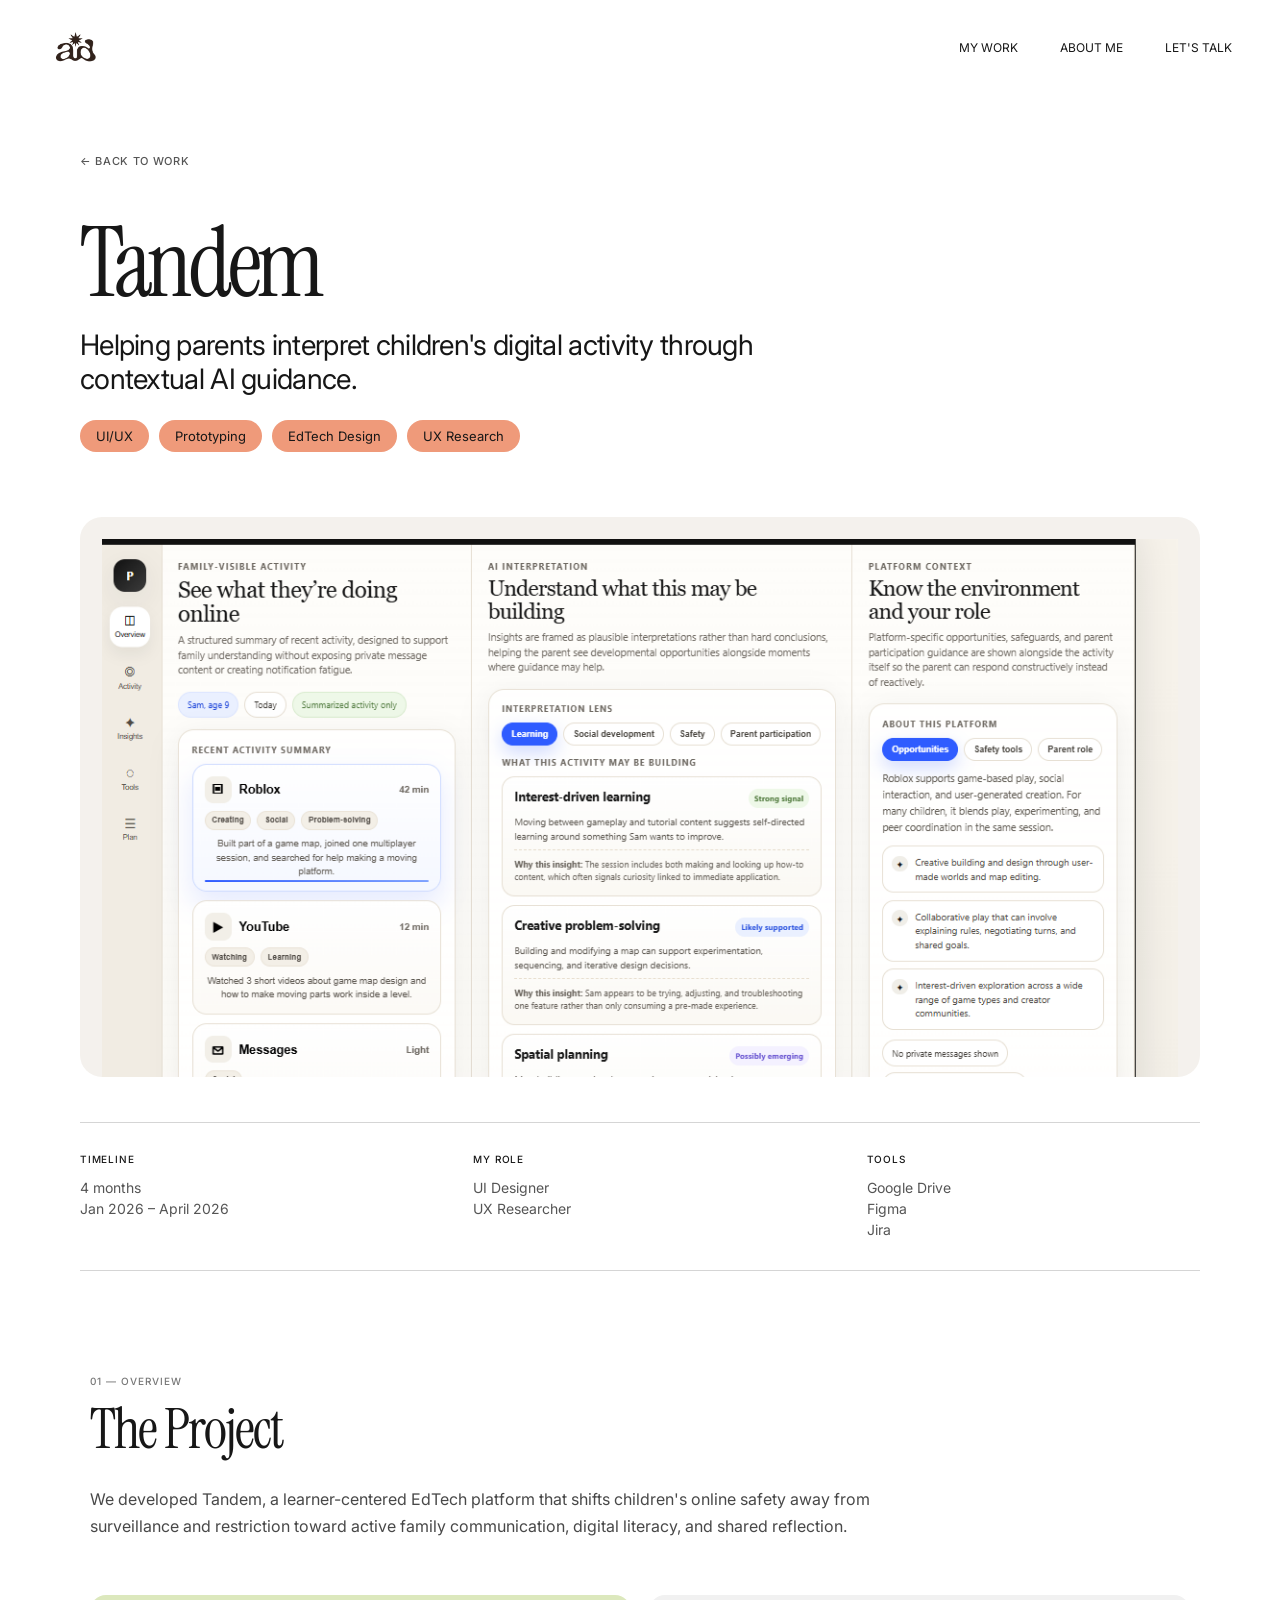
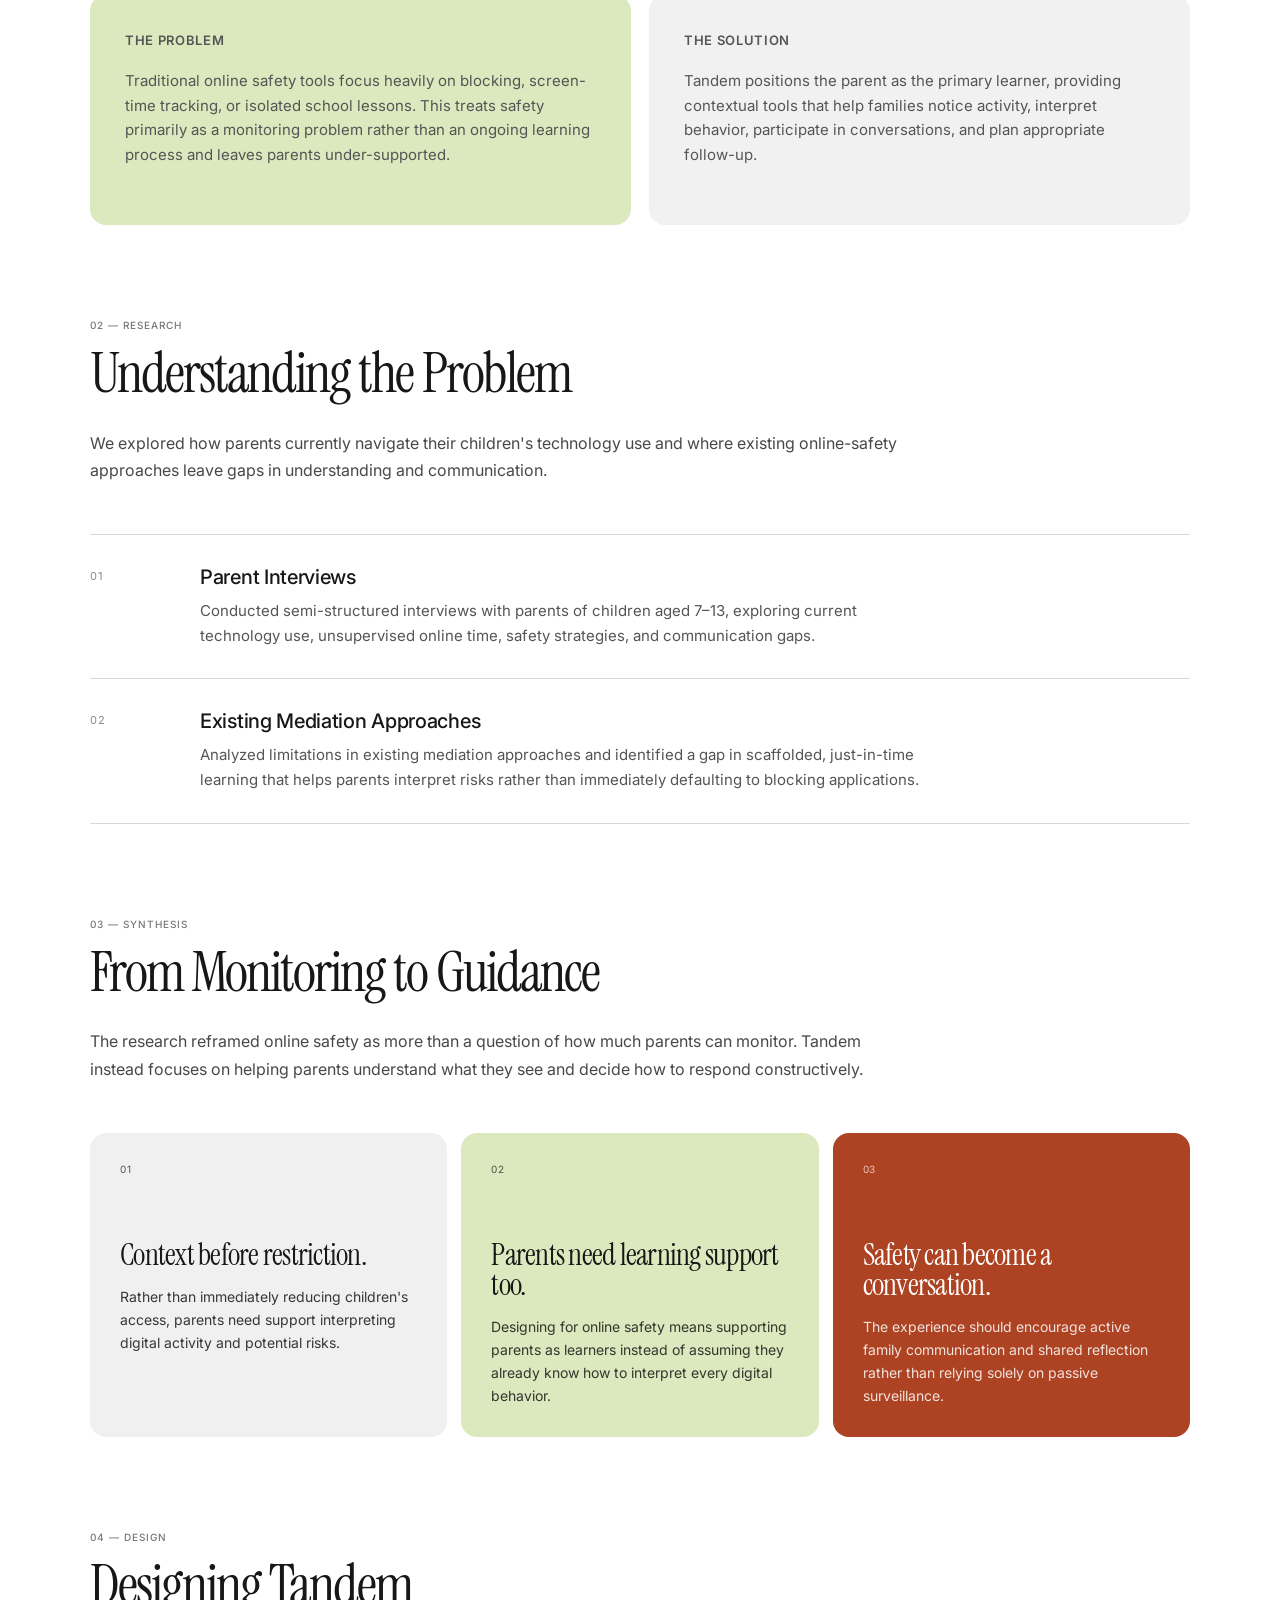
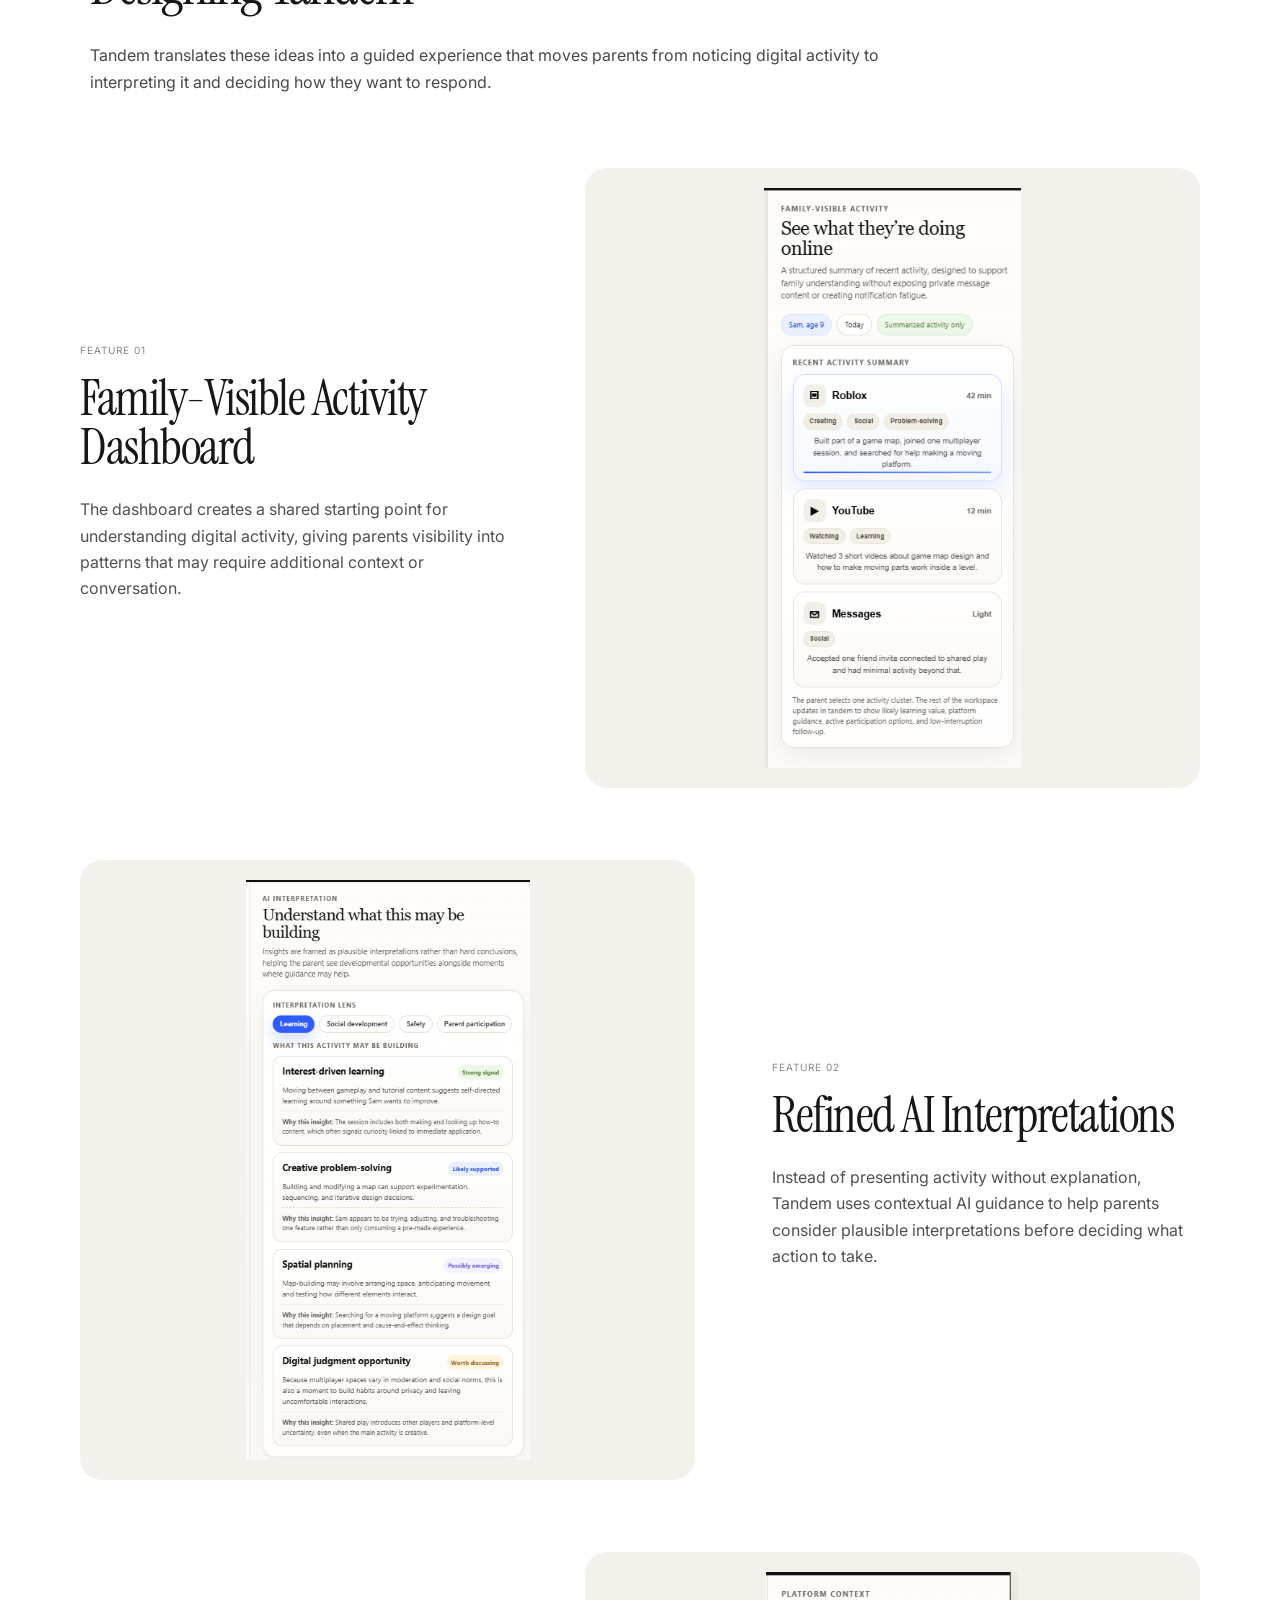
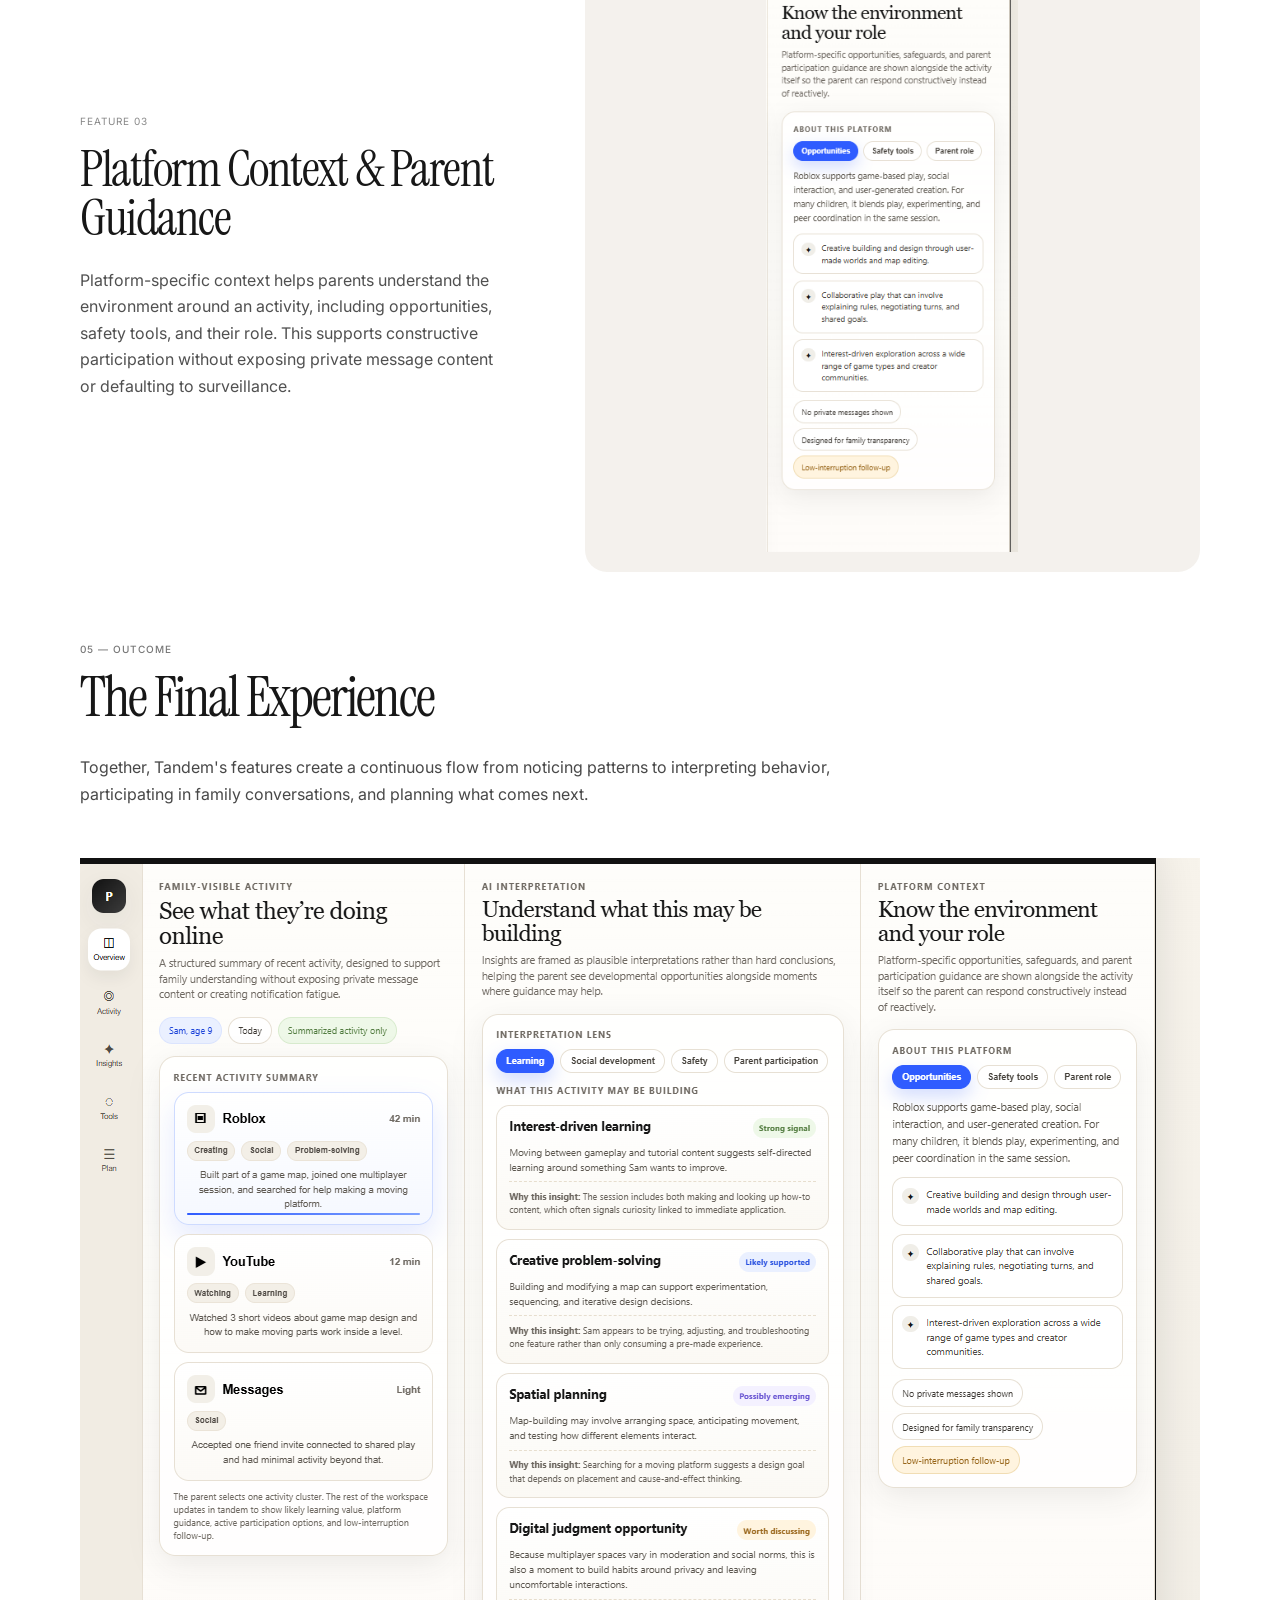
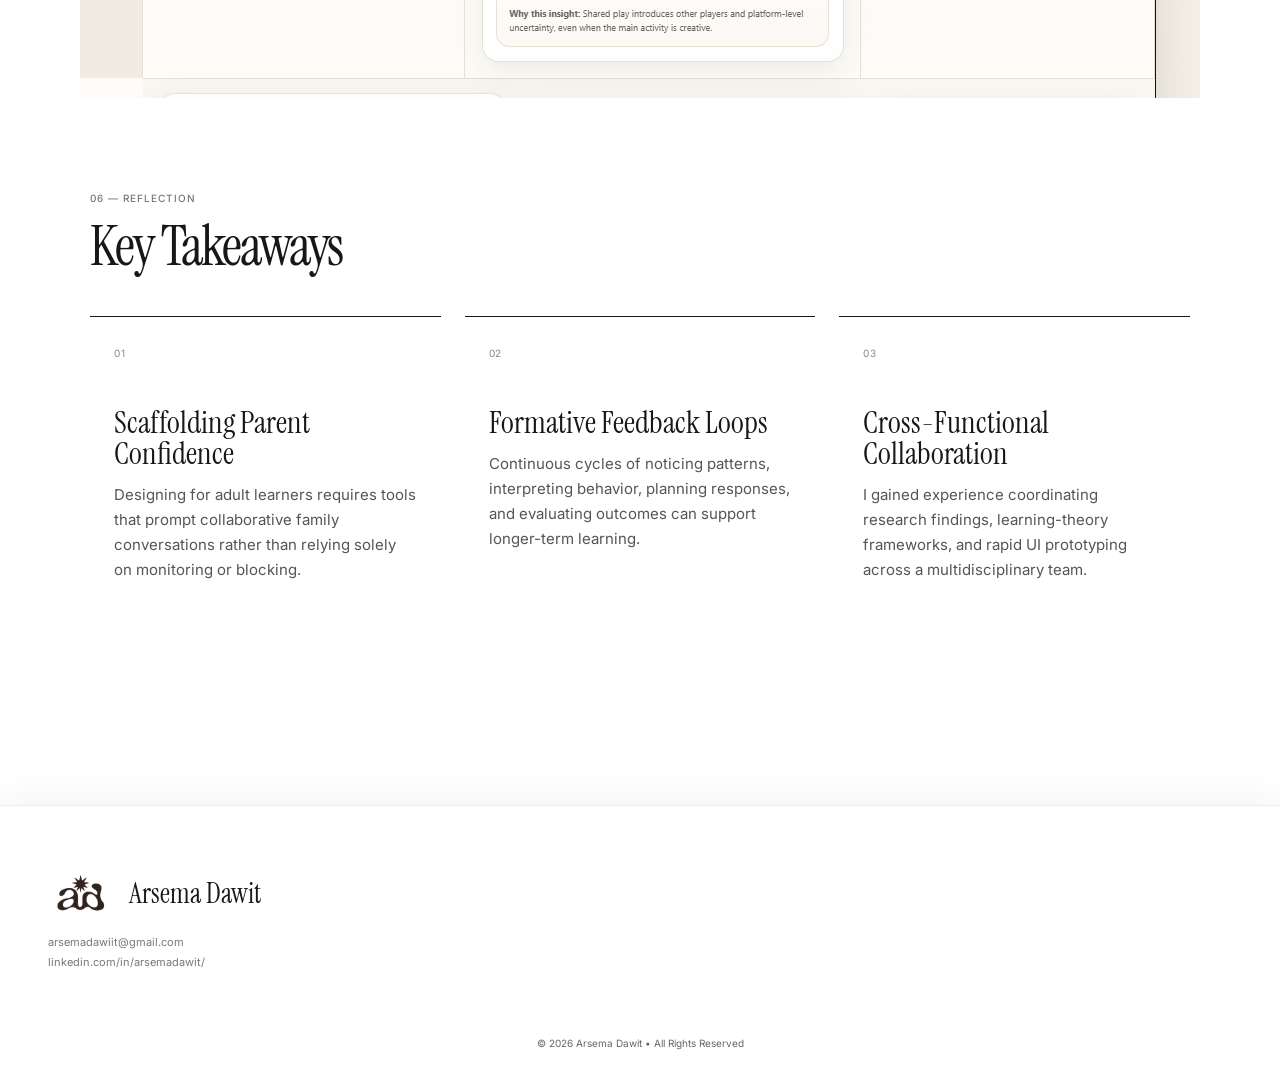
<file: projects/tandem.html>
<!doctype html>
<html lang="en">

<head>
    <meta charset="utf-8">
    <meta name="viewport" content="width=device-width, initial-scale=1">

    <title>Tandem | Arsema Dawit</title>

    <link rel="stylesheet" href="../css/style.css">
</head>


<body>

    <!-- =====================================================
         NAVIGATION
         ===================================================== -->

    <header class="site-header">

        <div class="shell nav">

            <a class="logo" href="../index.html" aria-label="Arsema Dawit Home">
                <img src="../assets/images/logo.png" alt="Arsema Dawit Logo">
            </a>


            <nav class="nav-links">

                <a href="../index.html#work">
                    My Work
                </a>

                <a href="../about.html">
                    About Me
                </a>

                <a href="#contact">
                    Let's Talk
                </a>

            </nav>

        </div>

    </header>



    <!-- =====================================================
         CASE STUDY
         ===================================================== -->

    <main class="case-main">

        <div class="shell">


            <!-- =================================================
                 INTRO
                 ================================================= -->

            <a class="back"
               href="../index.html#work">
                ← Back to Work
            </a>


            <div class="case-intro">

                <h1 class="serif case-title">
                    Tandem
                </h1>


                <p class="case-subtitle">
                    Helping parents interpret children's digital
                    activity through contextual AI guidance.
                </p>


                <div class="tags">

                    <span class="tag">
                        UI/UX
                    </span>

                    <span class="tag">
                        Prototyping
                    </span>

                    <span class="tag">
                        EdTech Design
                    </span>

                    <span class="tag">
                        UX Research
                    </span>

                </div>

            </div>



            <!-- =================================================
                 HERO IMAGE
                 ================================================= -->

            <div class="case-hero tandem-hero">
                <img src="../assets/images/tandem/tandem-hero.png"
                     alt="Tandem parent insight workspace showing family activity, AI interpretation, and platform context">
            </div>



            <!-- =================================================
                 PROJECT META
                 ================================================= -->

            <div class="case-meta">


                <div>

                    <h4>
                        Timeline
                    </h4>

                    <p>
                        4 months
                        <br>
                        Jan 2026 – April 2026
                    </p>

                </div>


                <div>

                    <h4>
                        My Role
                    </h4>

                    <p>
                        UI Designer
                        <br>
                        UX Researcher
                    </p>

                </div>


                <div>

                    <h4>
                        Tools
                    </h4>

                    <p>
                        Google Drive
                        <br>
                        Figma
                        <br>
                        Jira
                    </p>

                </div>


            </div>



            <!-- =================================================
                 01 — OVERVIEW
                 ================================================= -->

            <section class="case-section">


                <p class="case-section-label">
                    01 — Overview
                </p>


                <h2>
                    The Project
                </h2>


                <p>
                    We developed Tandem, a learner-centered EdTech
                    platform that shifts children's online safety
                    away from surveillance and restriction toward
                    active family communication, digital literacy,
                    and shared reflection.
                </p>



                <div class="two-cards">


                    <!-- PROBLEM -->

                    <div class="info-card green">

                        <strong>
                            The Problem
                        </strong>

                        <p>
                            Traditional online safety tools focus
                            heavily on blocking, screen-time tracking,
                            or isolated school lessons. This treats
                            safety primarily as a monitoring problem
                            rather than an ongoing learning process
                            and leaves parents under-supported.
                        </p>

                    </div>



                    <!-- SOLUTION -->

                    <div class="info-card">

                        <strong>
                            The Solution
                        </strong>

                        <p>
                            Tandem positions the parent as the primary
                            learner, providing contextual tools that
                            help families notice activity, interpret
                            behavior, participate in conversations,
                            and plan appropriate follow-up.
                        </p>

                    </div>


                </div>

            </section>



            <!-- =================================================
                 02 — RESEARCH
                 ================================================= -->

            <section class="case-section">


                <p class="case-section-label">
                    02 — Research
                </p>


                <h2>
                    Understanding the Problem
                </h2>


                <p class="section-lead">
                    We explored how parents currently navigate their
                    children's technology use and where existing
                    online-safety approaches leave gaps in
                    understanding and communication.
                </p>



                <div class="research-list">


                    <!-- RESEARCH 01 -->

                    <article class="research-item">

                        <span class="research-number">
                            01
                        </span>


                        <div>

                            <h3>
                                Parent Interviews
                            </h3>

                            <p>
                                Conducted semi-structured interviews
                                with parents of children aged 7–13,
                                exploring current technology use,
                                unsupervised online time, safety
                                strategies, and communication gaps.
                            </p>

                        </div>

                    </article>



                    <!-- RESEARCH 02 -->

                    <article class="research-item">

                        <span class="research-number">
                            02
                        </span>


                        <div>

                            <h3>
                                Existing Mediation Approaches
                            </h3>

                            <p>
                                Analyzed limitations in existing
                                mediation approaches and identified
                                a gap in scaffolded, just-in-time
                                learning that helps parents interpret
                                risks rather than immediately
                                defaulting to blocking applications.
                            </p>

                        </div>

                    </article>


                </div>

            </section>



            <!-- =================================================
                 03 — SYNTHESIS
                 ================================================= -->

            <section class="case-section">


                <p class="case-section-label">
                    03 — Synthesis
                </p>


                <h2>
                    From Monitoring to Guidance
                </h2>


                <p>
                    The research reframed online safety as more than
                    a question of how much parents can monitor.
                    Tandem instead focuses on helping parents
                    understand what they see and decide how to
                    respond constructively.
                </p>



                <div class="synthesis-grid">


                    <!-- INSIGHT 01 -->

                    <div class="synthesis-card">

                        <span class="synthesis-number">
                            01
                        </span>

                        <h3>
                            Context before restriction.
                        </h3>

                        <p>
                            Rather than immediately reducing children's
                            access, parents need support interpreting
                            digital activity and potential risks.
                        </p>

                    </div>



                    <!-- INSIGHT 02 -->

                    <div class="synthesis-card green">

                        <span class="synthesis-number">
                            02
                        </span>

                        <h3>
                            Parents need learning support too.
                        </h3>

                        <p>
                            Designing for online safety means supporting
                            parents as learners instead of assuming
                            they already know how to interpret every
                            digital behavior.
                        </p>

                    </div>



                    <!-- INSIGHT 03 -->

                    <div class="synthesis-card rust">

                        <span class="synthesis-number">
                            03
                        </span>

                        <h3>
                            Safety can become a conversation.
                        </h3>

                        <p>
                            The experience should encourage active
                            family communication and shared reflection
                            rather than relying solely on passive
                            surveillance.
                        </p>

                    </div>


                </div>

            </section>



            <!-- =================================================
                 04 — DESIGN
                 ================================================= -->

            <section class="case-section design-intro">


                <p class="case-section-label">
                    04 — Design
                </p>


                <h2>
                    Designing Tandem
                </h2>


                <p>
                    Tandem translates these ideas into a guided
                    experience that moves parents from noticing
                    digital activity to interpreting it and deciding
                    how they want to respond.
                </p>


            </section>



            <!-- =================================================
                 FEATURE 01
                 ================================================= -->

            <div class="feature">


                <div class="feature-copy">

                    <span class="feature-number">
                        Feature 01
                    </span>


                    <h3>
                        Family-Visible Activity Dashboard
                    </h3>


                    <p>
                        The dashboard creates a shared starting point
                        for understanding digital activity, giving
                        parents visibility into patterns that may
                        require additional context or conversation.
                    </p>

                </div>



                <div class="feature-media tandem-feature-media">
                    <img src="../assets/images/tandem/activity.png"
                         alt="Tandem family-visible activity summary">
                </div>


            </div>



            <!-- =================================================
                 FEATURE 02
                 ================================================= -->

            <div class="feature reverse">


                <div class="feature-copy">

                    <span class="feature-number">
                        Feature 02
                    </span>


                    <h3>
                        Refined AI Interpretations
                    </h3>


                    <p>
                        Instead of presenting activity without
                        explanation, Tandem uses contextual AI
                        guidance to help parents consider plausible
                        interpretations before deciding what action
                        to take.
                    </p>

                </div>



                <div class="feature-media tandem-feature-media">
                    <img src="../assets/images/tandem/ai-interpretation.png"
                         alt="Tandem contextual AI interpretation interface">
                </div>


            </div>



            <!-- =================================================
                 FEATURE 03
                 ================================================= -->

            <div class="feature">


                <div class="feature-copy">

                    <span class="feature-number">
                        Feature 03
                    </span>


                    <h3>
                        Platform Context &amp; Parent Guidance
                    </h3>


                    <p>
                        Platform-specific context helps parents understand
                        the environment around an activity, including
                        opportunities, safety tools, and their role. This
                        supports constructive participation without exposing
                        private message content or defaulting to surveillance.
                    </p>

                </div>



                <div class="feature-media tandem-feature-media">
                    <img src="../assets/images/tandem/follow-up.png"
                         alt="Tandem platform context and parent participation guidance">
                </div>


            </div>



            <!-- =================================================
                 05 — OUTCOME
                 ================================================= -->

            <section class="case-section final-experience">


                <p class="case-section-label">
                    05 — Outcome
                </p>


                <h2>
                    The Final Experience
                </h2>


                <p>
                    Together, Tandem's features create a continuous
                    flow from noticing patterns to interpreting
                    behavior, participating in family conversations,
                    and planning what comes next.
                </p>



                <div class="final-experience-media tandem-final-experience">
                    <img src="../assets/images/tandem/tandem-hero.png"
                         alt="Final Tandem parent insight workspace">
                </div>


            </section>



            <!-- =================================================
                 06 — REFLECTION
                 ================================================= -->

            <section class="case-section reflection-section">


                <p class="case-section-label">
                    06 — Reflection
                </p>


                <h2>
                    Key Takeaways
                </h2>



                <div class="reflection-grid">


                    <!-- TAKEAWAY 01 -->

                    <article>

                        <span>
                            01
                        </span>


                        <h3>
                            Scaffolding Parent Confidence
                        </h3>


                        <p>
                            Designing for adult learners requires tools
                            that prompt collaborative family
                            conversations rather than relying solely
                            on monitoring or blocking.
                        </p>

                    </article>



                    <!-- TAKEAWAY 02 -->

                    <article>

                        <span>
                            02
                        </span>


                        <h3>
                            Formative Feedback Loops
                        </h3>


                        <p>
                            Continuous cycles of noticing patterns,
                            interpreting behavior, planning responses,
                            and evaluating outcomes can support
                            longer-term learning.
                        </p>

                    </article>



                    <!-- TAKEAWAY 03 -->

                    <article>

                        <span>
                            03
                        </span>


                        <h3>
                            Cross-Functional Collaboration
                        </h3>


                        <p>
                            I gained experience coordinating research
                            findings, learning-theory frameworks, and
                            rapid UI prototyping across a
                            multidisciplinary team.
                        </p>

                    </article>


                </div>


            </section>


        </div>

    </main>



    <!-- =====================================================
         FOOTER
         ===================================================== -->

    <footer class="footer" id="contact">

        <div class="shell">


            <div class="brand-line">

                <div class="logo footer-logo">
                    <img src="../assets/images/logo.png" alt="Arsema Dawit Logo">
                </div>

                <span class="serif brand-name">
                    Arsema Dawit
                </span>

            </div>


            <div class="footer-contact">
                <a href="mailto:arsemadawiit@gmail.com">
                    arsemadawiit@gmail.com
                </a>
                <br>
                <a href="https://www.linkedin.com/in/arsemadawit/"
                target="_blank"
                rel="noopener noreferrer">
                    linkedin.com/in/arsemadawit/
                </a>
            </div>


            <div class="copyright">
                © 2026 Arsema Dawit • All Rights Reserved
            </div>


        </div>

    </footer>



    <!-- BACK TO TOP -->

    <button
        class="back-to-top"
        type="button"
        aria-label="Back to top">
        ↑ BACK TO TOP
    </button>



    <script src="../js/script.js"></script>

</body>

</html>
</file>
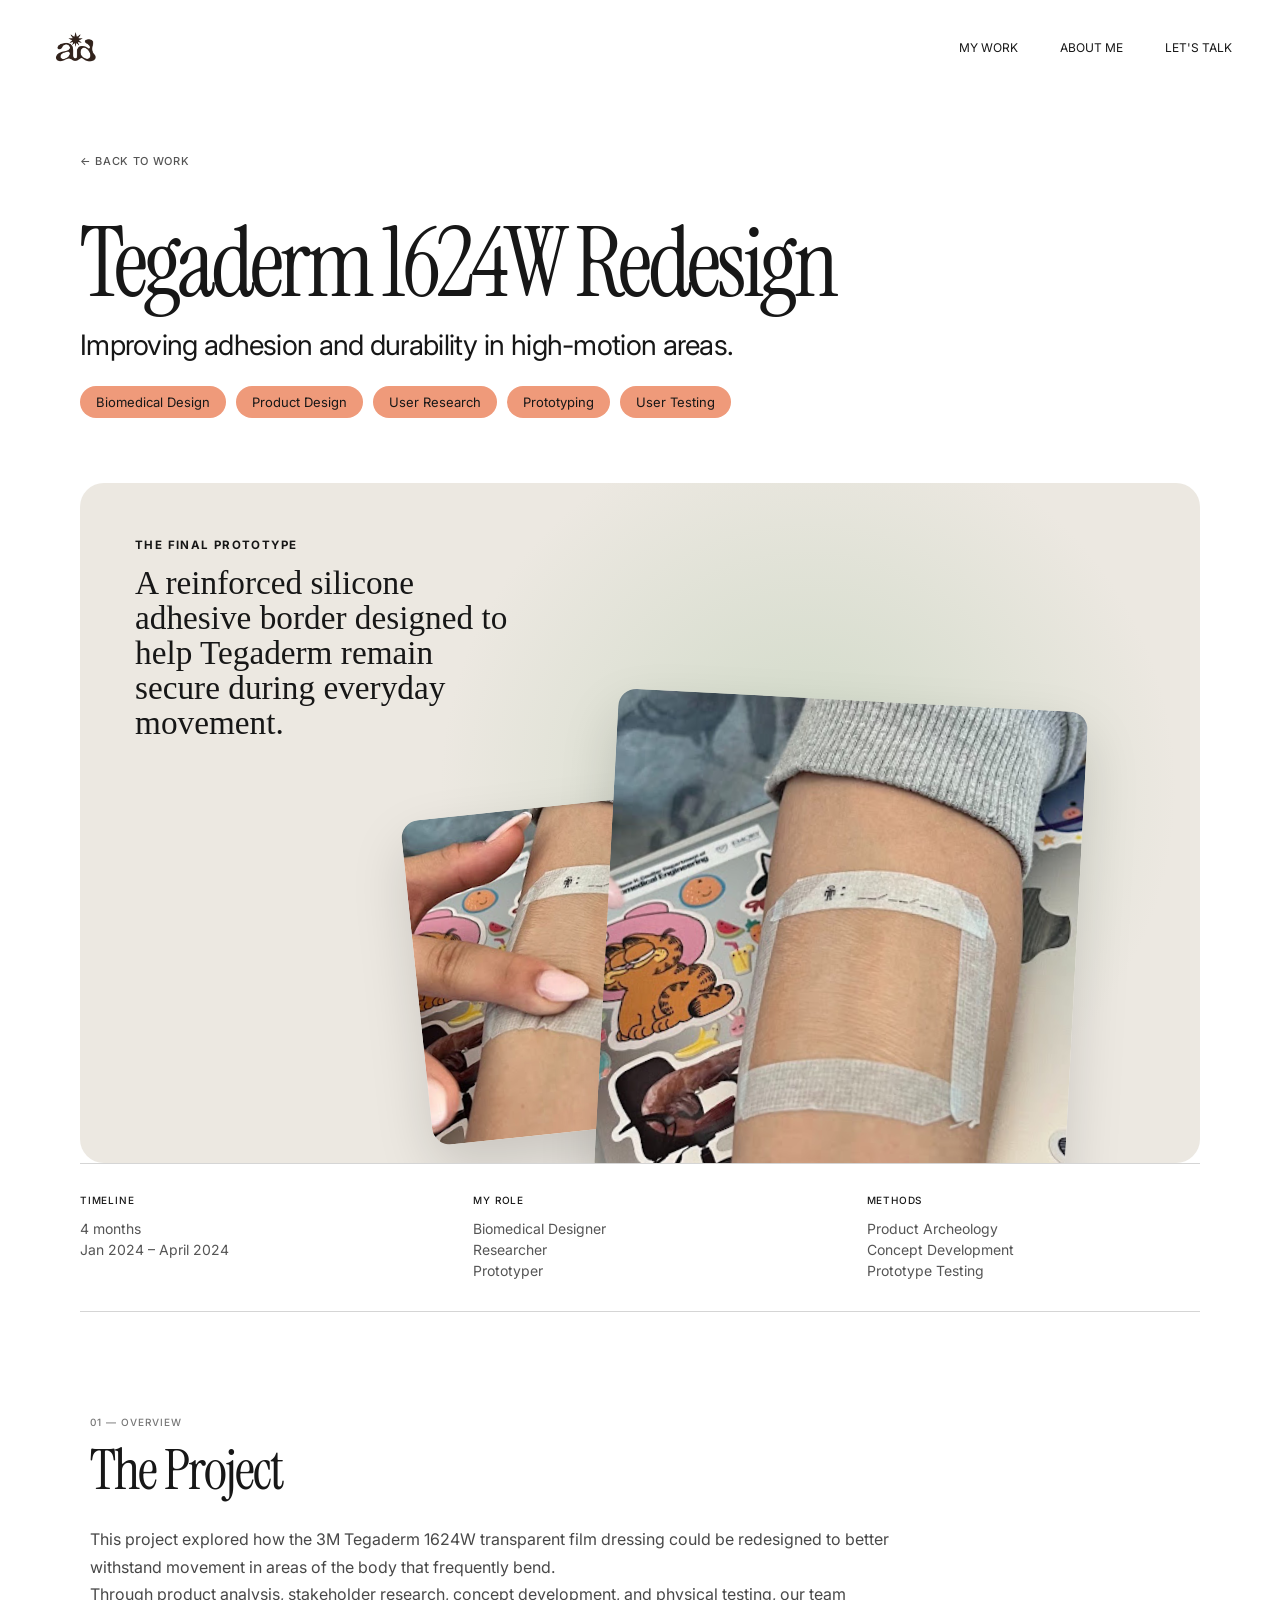
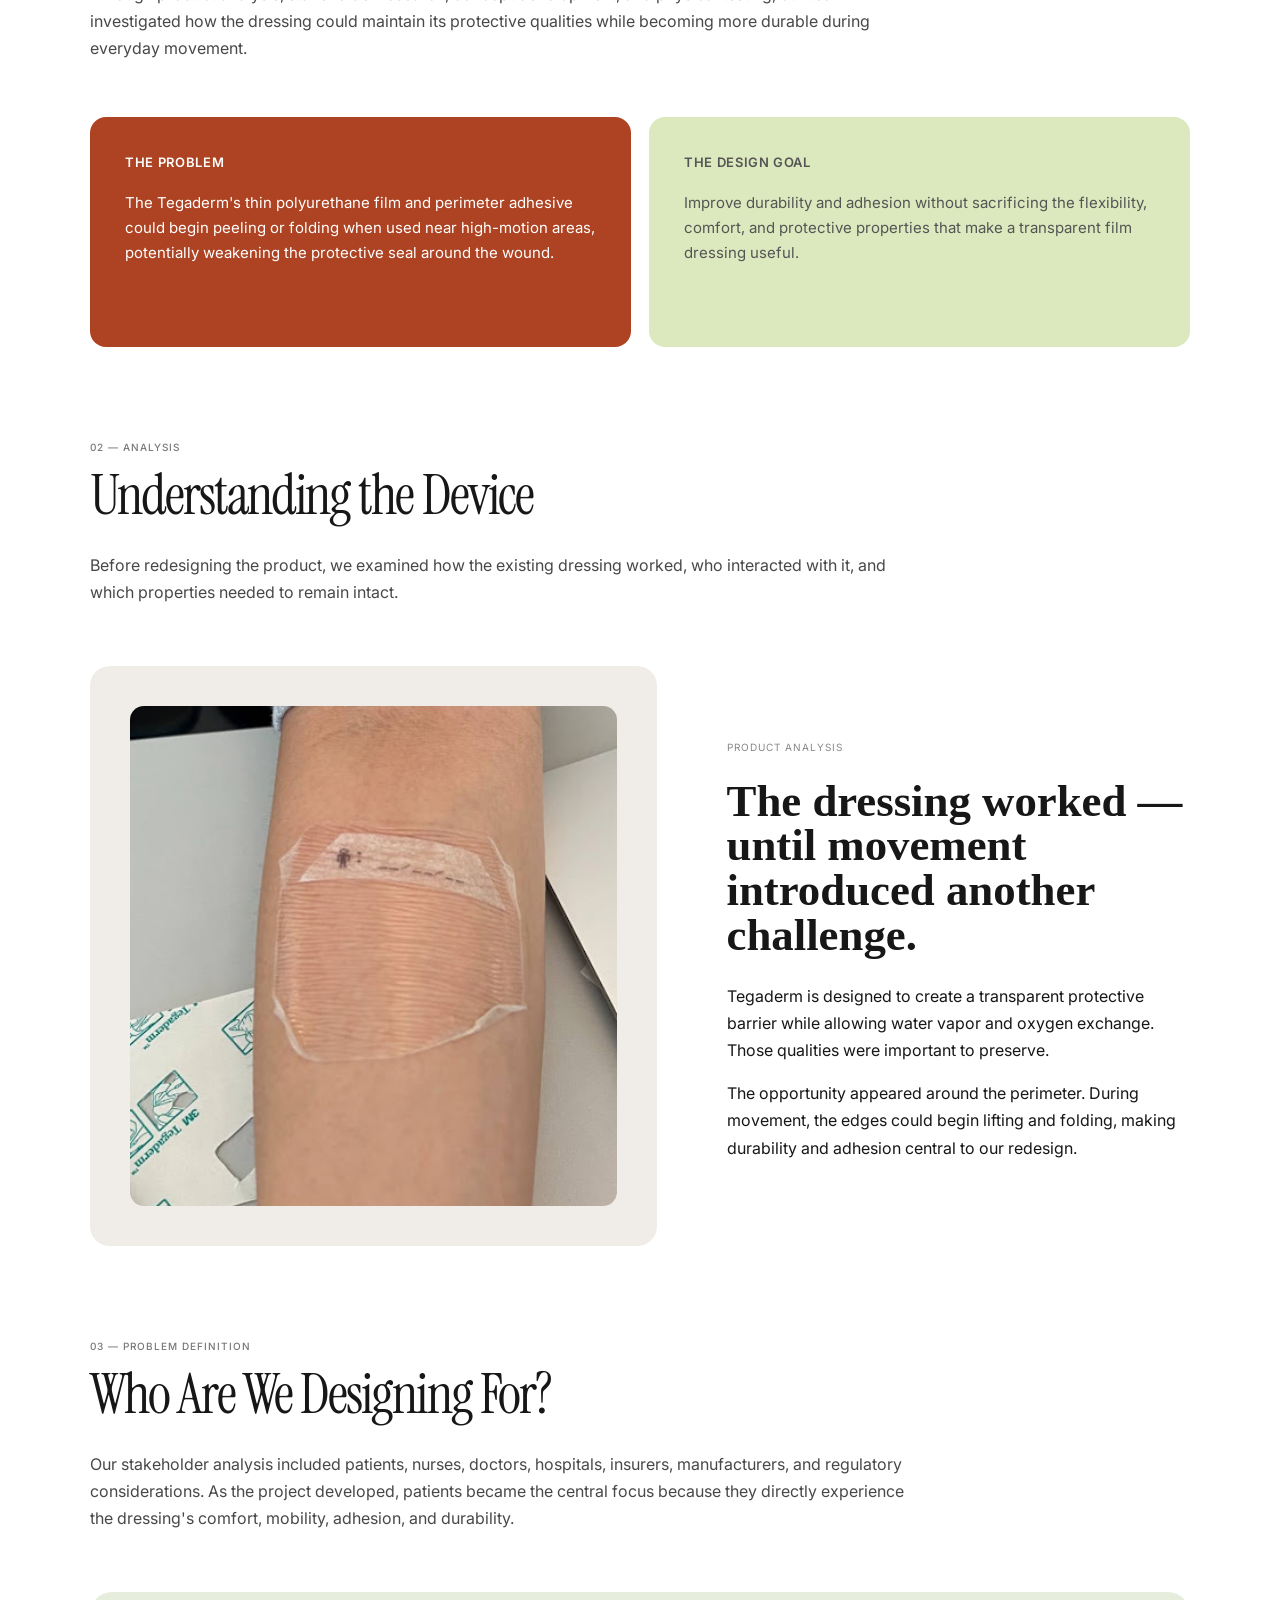
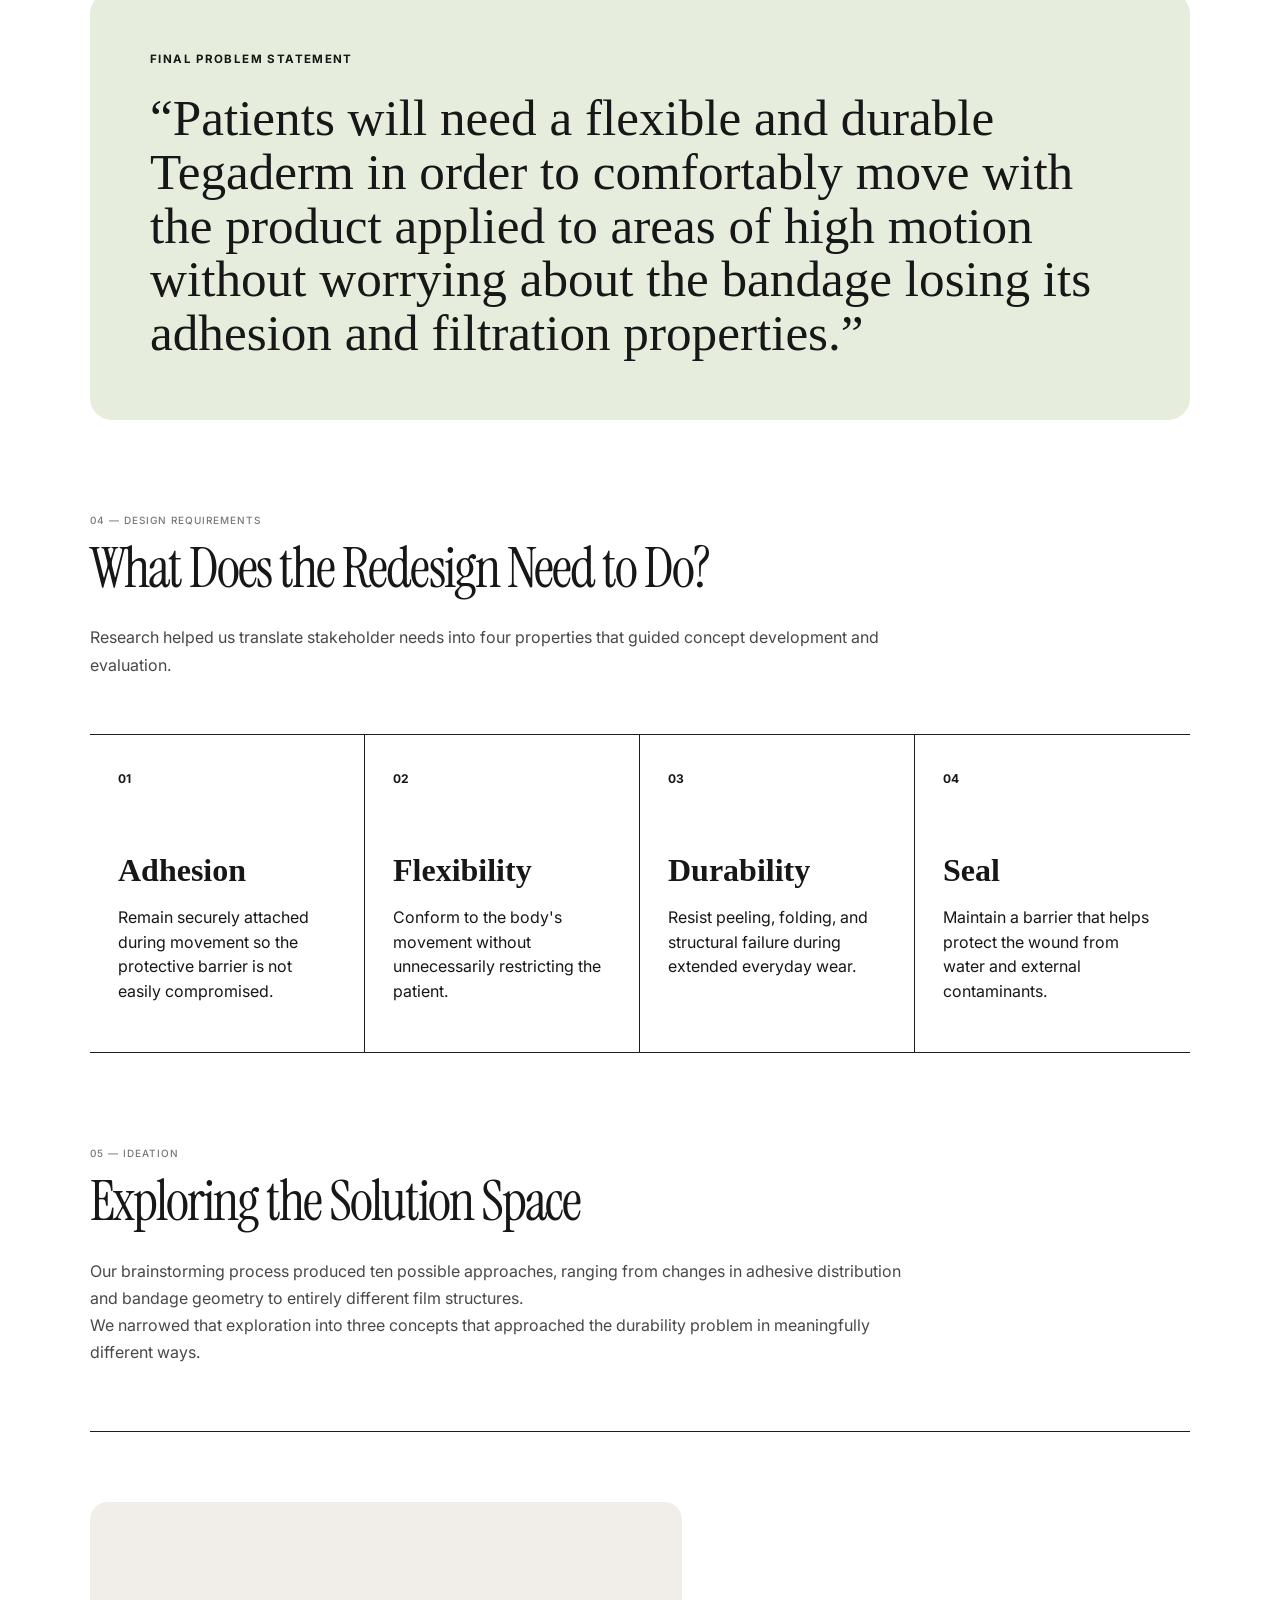
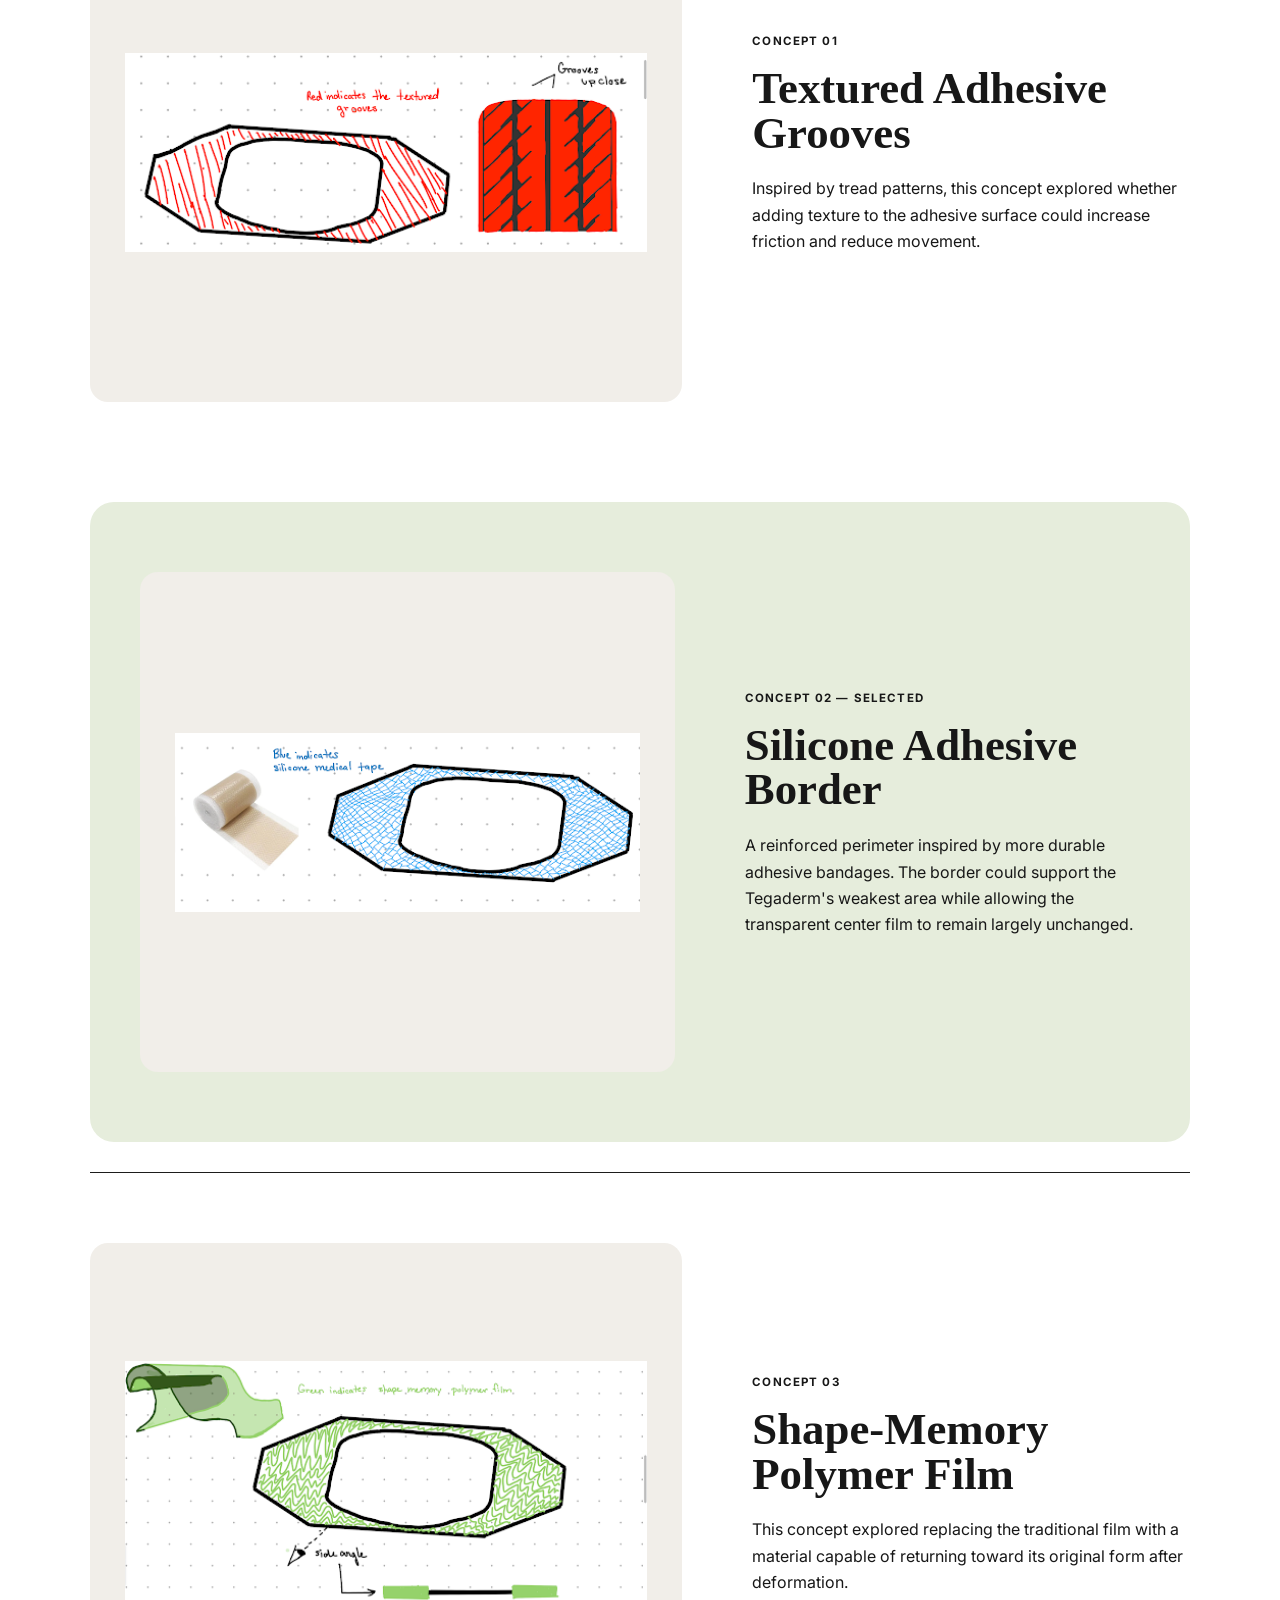
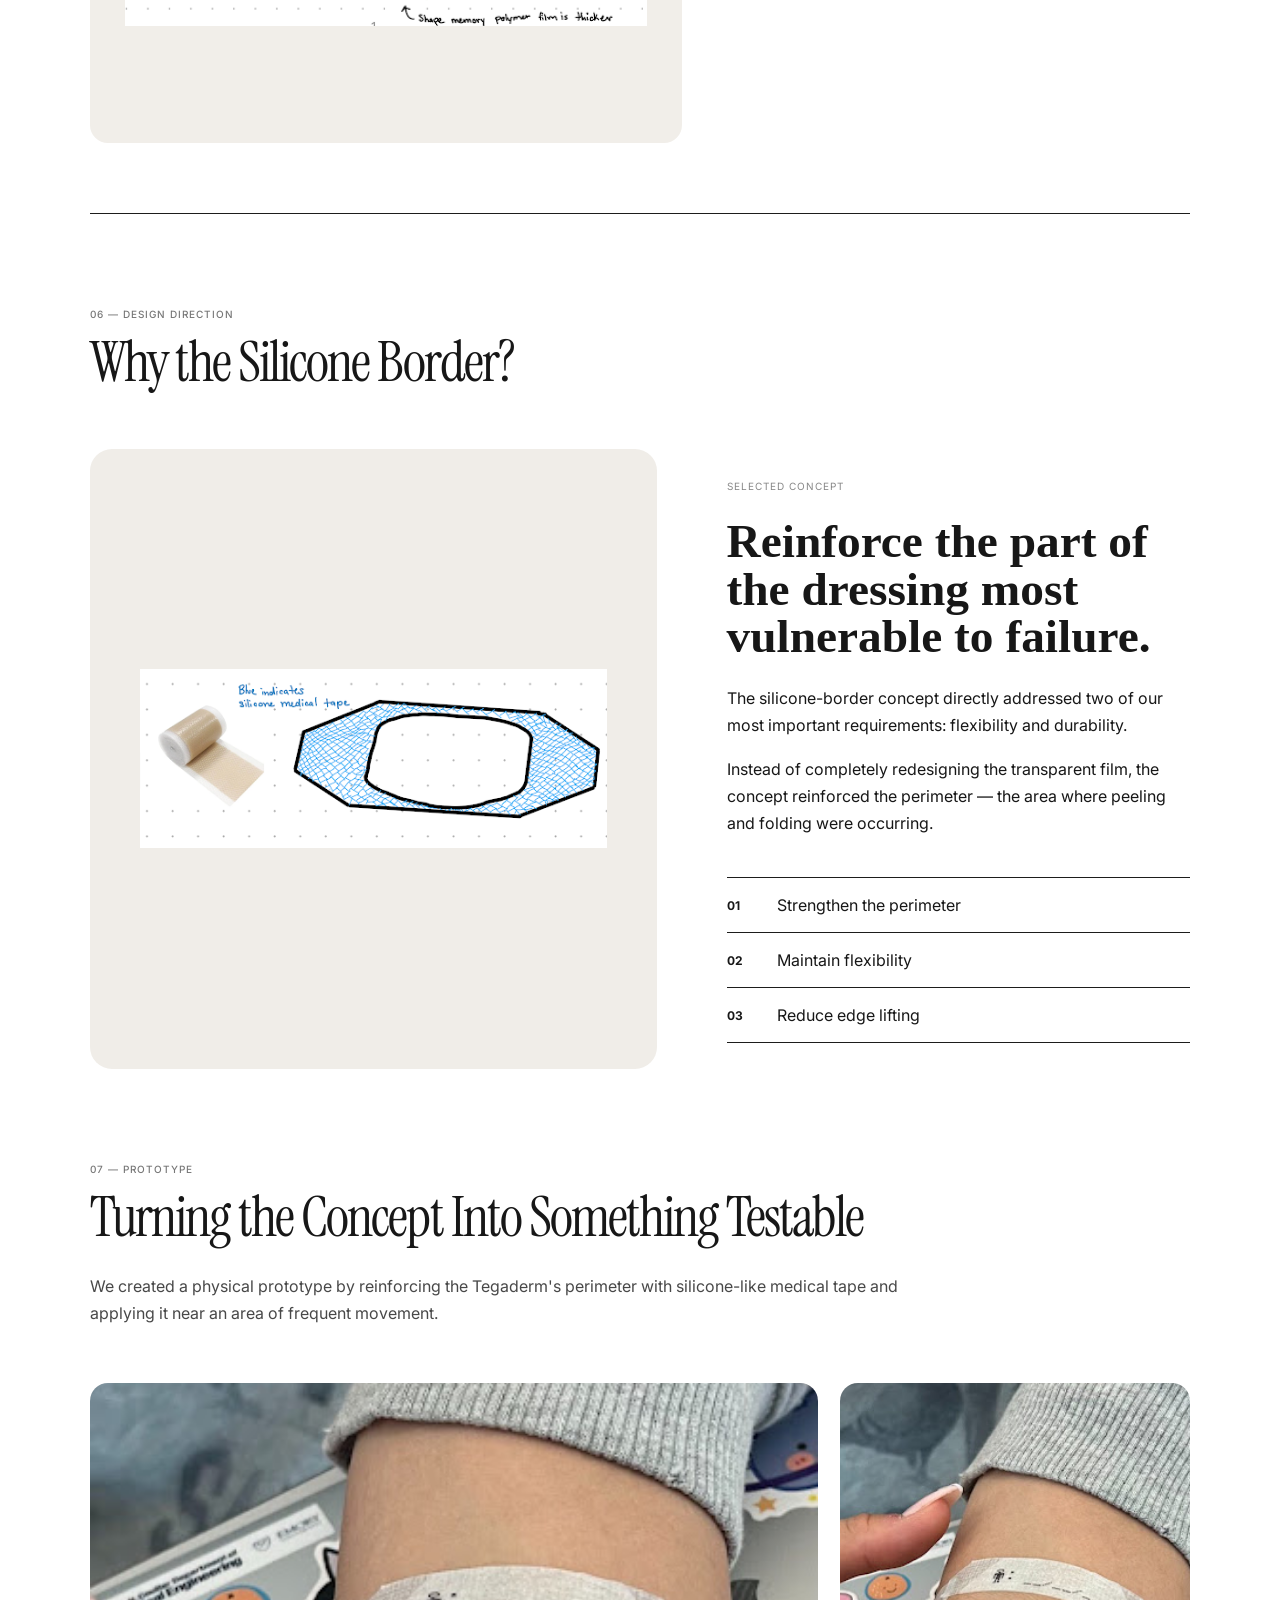
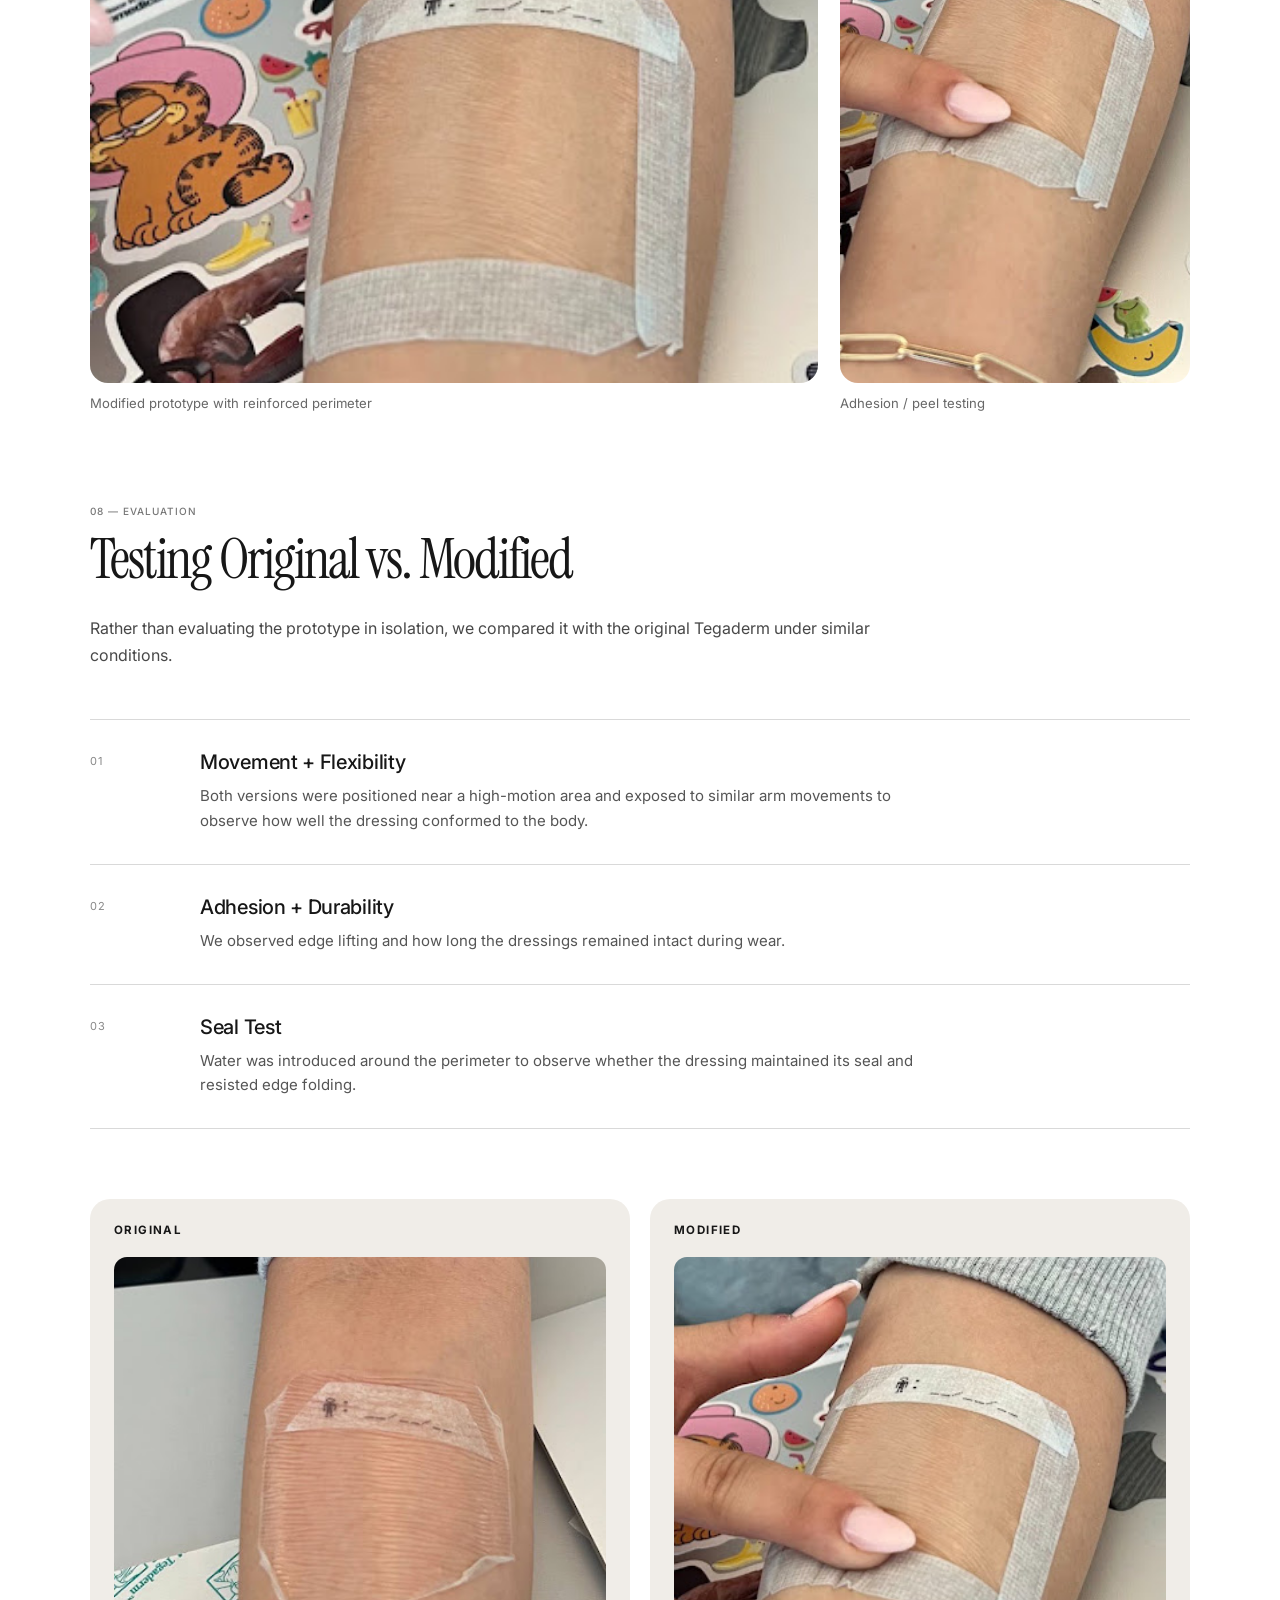
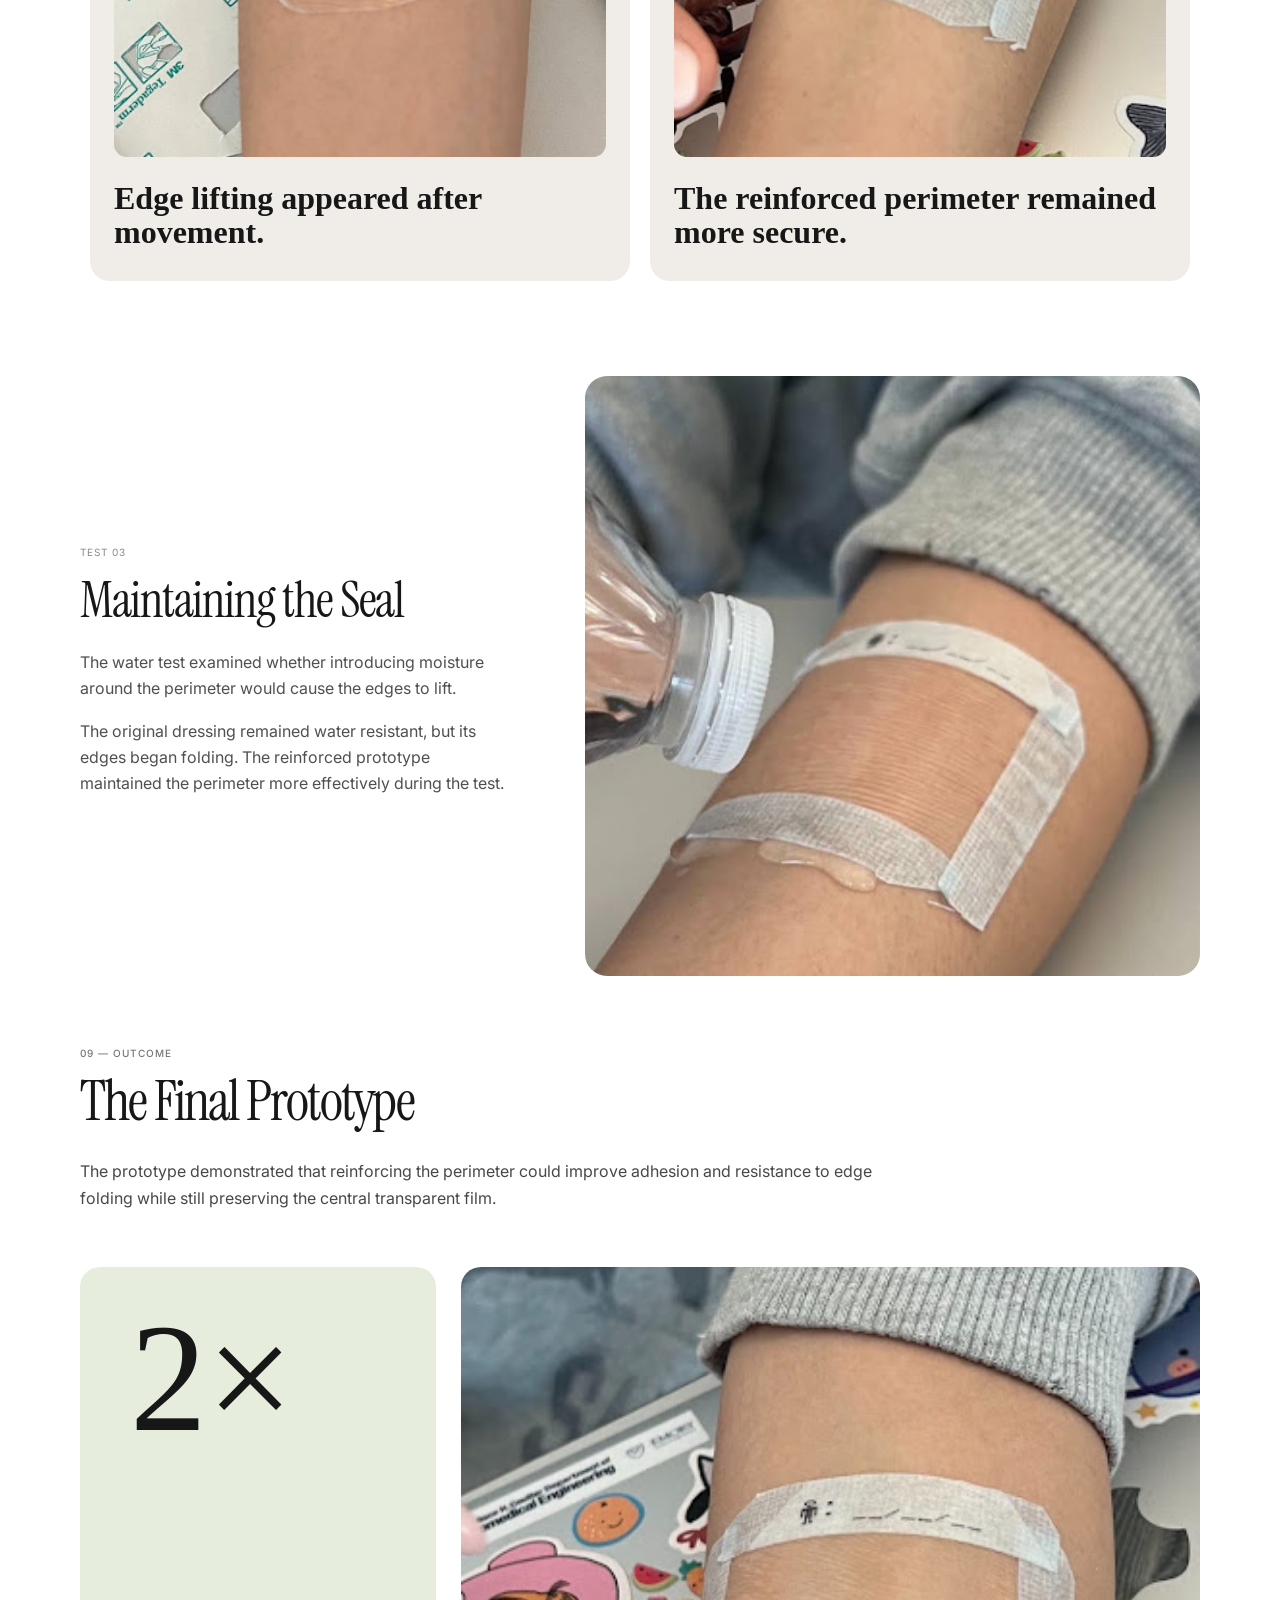
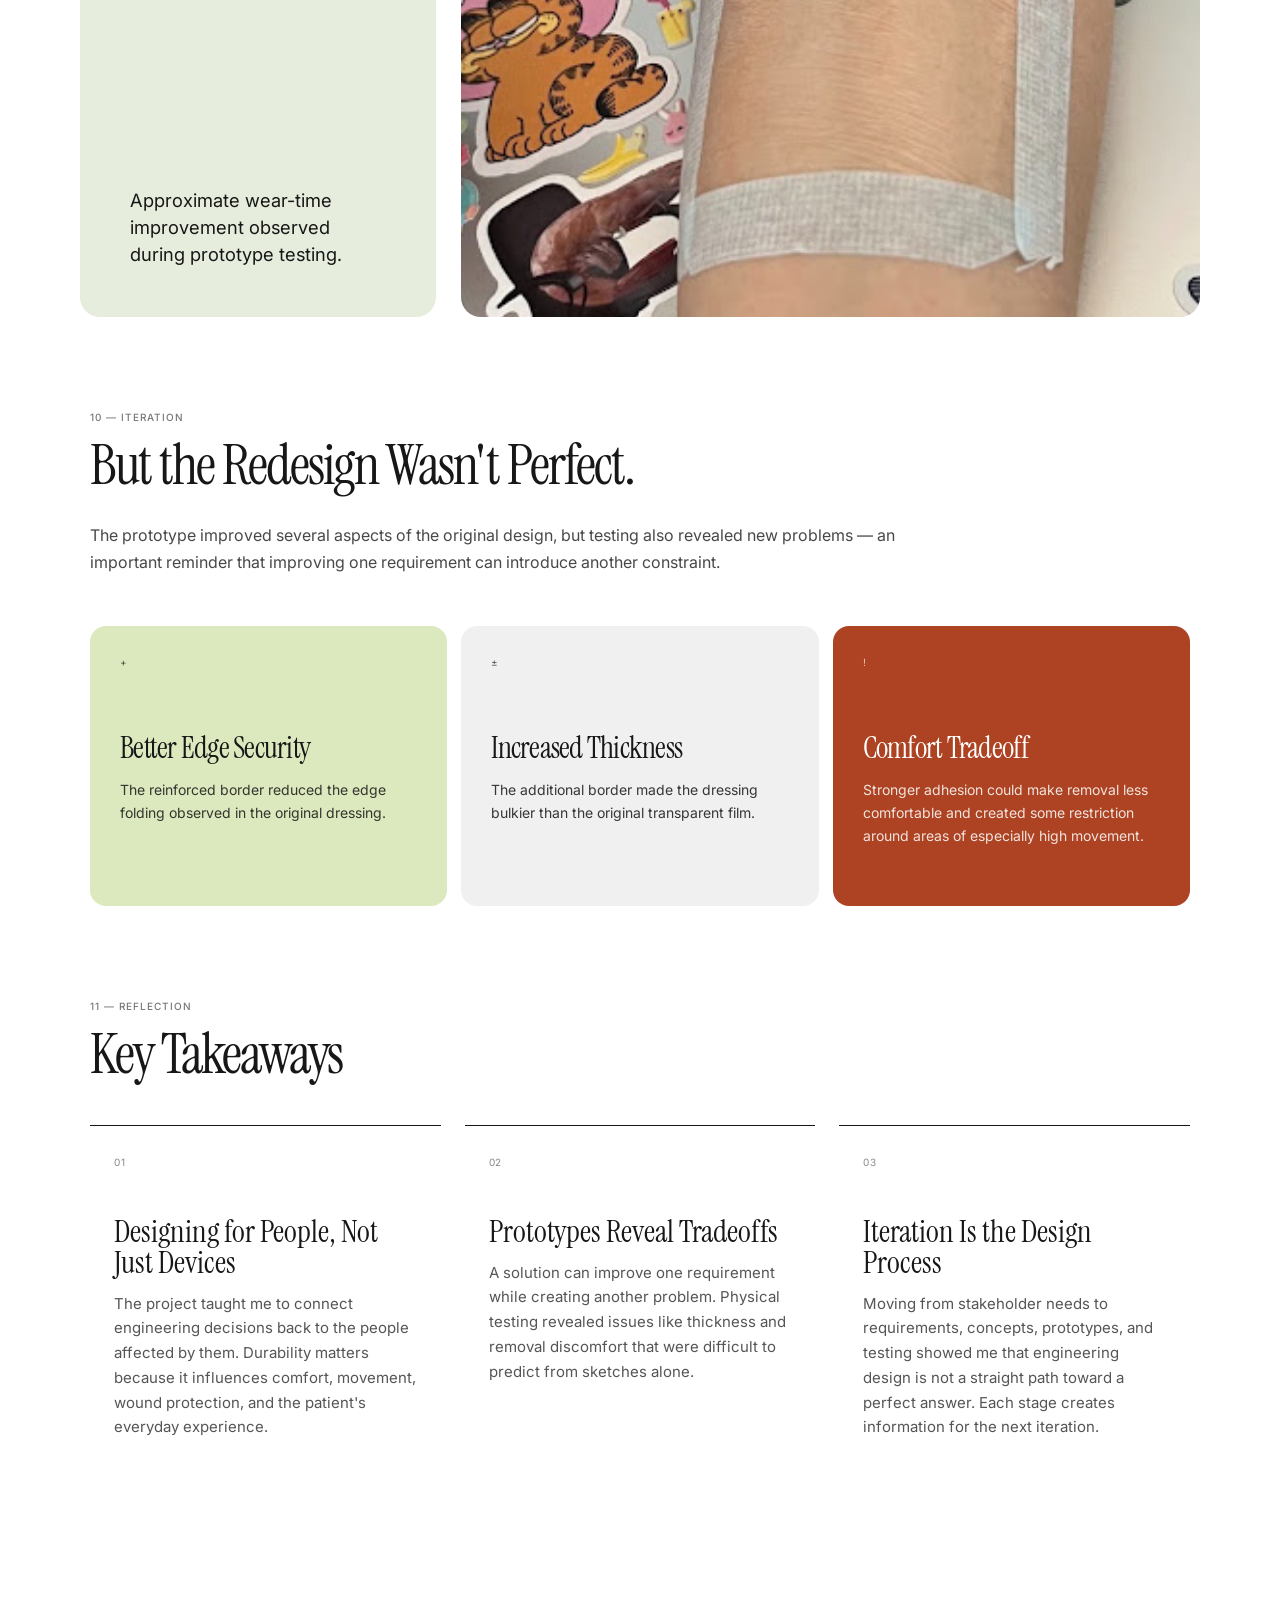
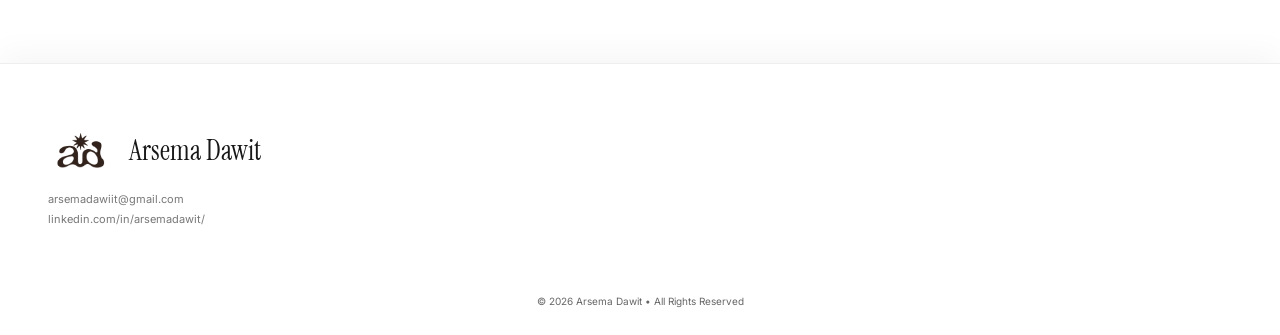
<file: projects/tegaderm.html>
<!doctype html>
<html lang="en">

<head>
    <meta charset="utf-8">
    <meta name="viewport" content="width=device-width, initial-scale=1">

    <title>Tegaderm Redesign | Arsema Dawit</title>

    <link rel="stylesheet" href="../css/style.css">
</head>

<body>

<header class="site-header">
    <div class="shell nav">

        <a class="logo" href="../index.html" aria-label="Arsema Dawit Home">
            <img src="../assets/images/logo.png" alt="Arsema Dawit Logo">
        </a>

        <nav class="nav-links">
            <a href="../index.html#work">My Work</a>
            <a href="../about.html">About Me</a>
            <a href="#contact">Let's Talk</a>
        </nav>

    </div>
</header>


<main class="case-main">

<div class="shell">

    <a class="back" href="../index.html#work">← Back to Work</a>


    <!-- =====================================================
         INTRO
    ====================================================== -->

    <div class="case-intro">

        <h1 class="serif case-title">
            Tegaderm 1624W Redesign
        </h1>

        <p class="case-subtitle">
            Improving adhesion and durability in high-motion areas.
        </p>

        <div class="tags">
            <span class="tag">Biomedical Design</span>
            <span class="tag">Product Design</span>
            <span class="tag">User Research</span>
            <span class="tag">Prototyping</span>
            <span class="tag">User Testing</span>
        </div>

    </div>


    <!-- =====================================================
         HERO
    ====================================================== -->

    <div class="tegaderm-hero">

        <div class="tegaderm-hero-copy">
            <span>THE FINAL PROTOTYPE</span>
            <p>
                A reinforced silicone adhesive border designed to help
                Tegaderm remain secure during everyday movement.
            </p>
        </div>

        <div class="tegaderm-hero-images">

            <img
                class="tegaderm-hero-img tegaderm-hero-img-1"
                src="../assets/images/tegaderm/modified-prototype.jpg"
                alt="Modified Tegaderm prototype applied to an arm"
            >

            <img
                class="tegaderm-hero-img tegaderm-hero-img-2"
                src="../assets/images/tegaderm/modified-movement-test.jpg"
                alt="Modified Tegaderm prototype during peel testing"
            >

        </div>

    </div>


    <!-- =====================================================
         PROJECT META
    ====================================================== -->

    <div class="case-meta">

        <div>
            <h4>Timeline</h4>
            <p>
                4 months<br>
                Jan 2024 – April 2024
            </p>
        </div>

        <div>
            <h4>My Role</h4>
            <p>
                Biomedical Designer<br>
                Researcher<br>
                Prototyper
            </p>
        </div>

        <div>
            <h4>Methods</h4>
            <p>
                Product Archeology<br>
                Concept Development<br>
                Prototype Testing
            </p>
        </div>

    </div>


    <!-- =====================================================
         01 — OVERVIEW
    ====================================================== -->

    <section class="case-section">

        <p class="case-section-label">01 — Overview</p>

        <h2>The Project</h2>

        <p>
            This project explored how the 3M Tegaderm 1624W transparent
            film dressing could be redesigned to better withstand movement
            in areas of the body that frequently bend.
        </p>

        <p>
            Through product analysis, stakeholder research, concept
            development, and physical testing, our team investigated how
            the dressing could maintain its protective qualities while
            becoming more durable during everyday movement.
        </p>


        <div class="two-cards">

            <div class="info-card rust">

                <strong>The Problem</strong>

                <p>
                    The Tegaderm's thin polyurethane film and perimeter
                    adhesive could begin peeling or folding when used near
                    high-motion areas, potentially weakening the protective
                    seal around the wound.
                </p>

            </div>


            <div class="info-card green">

                <strong>The Design Goal</strong>

                <p>
                    Improve durability and adhesion without sacrificing the
                    flexibility, comfort, and protective properties that make
                    a transparent film dressing useful.
                </p>

            </div>

        </div>

    </section>


    <!-- =====================================================
         02 — UNDERSTANDING THE DEVICE
    ====================================================== -->

    <section class="case-section">

        <p class="case-section-label">02 — Analysis</p>

        <h2>Understanding the Device</h2>

        <p class="section-lead">
            Before redesigning the product, we examined how the existing
            dressing worked, who interacted with it, and which properties
            needed to remain intact.
        </p>


        <div class="tegaderm-problem-grid">

            <div class="tegaderm-problem-image">

                <img
                    src="../assets/images/tegaderm/original-peel-test.jpg"
                    alt="Original Tegaderm dressing during testing"
                >

            </div>


            <div class="tegaderm-problem-copy">

                <span class="feature-number">PRODUCT ANALYSIS</span>

                <h3>
                    The dressing worked — until movement introduced
                    another challenge.
                </h3>

                <p>
                    Tegaderm is designed to create a transparent protective
                    barrier while allowing water vapor and oxygen exchange.
                    Those qualities were important to preserve.
                </p>

                <p>
                    The opportunity appeared around the perimeter. During
                    movement, the edges could begin lifting and folding,
                    making durability and adhesion central to our redesign.
                </p>

            </div>

        </div>

    </section>


    <!-- =====================================================
         STAKEHOLDER INSIGHT
    ====================================================== -->

    <section class="case-section">

        <p class="case-section-label">03 — Problem Definition</p>

        <h2>Who Are We Designing For?</h2>

        <p>
            Our stakeholder analysis included patients, nurses,
            doctors, hospitals, insurers, manufacturers, and regulatory
            considerations. As the project developed, patients became the
            central focus because they directly experience the dressing's
            comfort, mobility, adhesion, and durability.
        </p>


        <div class="tegaderm-statement">

            <span>FINAL PROBLEM STATEMENT</span>

            <blockquote>
                “Patients will need a flexible and durable Tegaderm in
                order to comfortably move with the product applied to
                areas of high motion without worrying about the bandage
                losing its adhesion and filtration properties.”
            </blockquote>

        </div>

    </section>


    <!-- =====================================================
         REQUIREMENTS
    ====================================================== -->

    <section class="case-section">

        <p class="case-section-label">04 — Design Requirements</p>

        <h2>What Does the Redesign Need to Do?</h2>

        <p class="section-lead">
            Research helped us translate stakeholder needs into four
            properties that guided concept development and evaluation.
        </p>


        <div class="tegaderm-requirements">

            <article>
                <span>01</span>

                <h3>Adhesion</h3>

                <p>
                    Remain securely attached during movement so the
                    protective barrier is not easily compromised.
                </p>
            </article>


            <article>
                <span>02</span>

                <h3>Flexibility</h3>

                <p>
                    Conform to the body's movement without unnecessarily
                    restricting the patient.
                </p>
            </article>


            <article>
                <span>03</span>

                <h3>Durability</h3>

                <p>
                    Resist peeling, folding, and structural failure during
                    extended everyday wear.
                </p>
            </article>


            <article>
                <span>04</span>

                <h3>Seal</h3>

                <p>
                    Maintain a barrier that helps protect the wound from
                    water and external contaminants.
                </p>
            </article>

        </div>

    </section>


    <!-- =====================================================
         05 — IDEATION
    ====================================================== -->

    <section class="case-section">

        <p class="case-section-label">05 — Ideation</p>

        <h2>Exploring the Solution Space</h2>

        <p>
            Our brainstorming process produced ten possible approaches,
            ranging from changes in adhesive distribution and bandage
            geometry to entirely different film structures.
        </p>

        <p>
            We narrowed that exploration into three concepts that approached
            the durability problem in meaningfully different ways.
        </p>


        <div class="tegaderm-concepts">


            <!-- CONCEPT 1 -->

            <article class="tegaderm-concept">

                <div class="tegaderm-concept-image">

                    <img
                        src="../assets/images/tegaderm/concept-textured-grooves.png"
                        alt="Sketch of textured adhesive groove concept"
                    >

                </div>

                <div class="tegaderm-concept-copy">

                    <span>CONCEPT 01</span>

                    <h3>Textured Adhesive Grooves</h3>

                    <p>
                        Inspired by tread patterns, this concept explored
                        whether adding texture to the adhesive surface could
                        increase friction and reduce movement.
                    </p>

                </div>

            </article>


            <!-- CONCEPT 2 -->

            <article class="tegaderm-concept featured-concept">

                <div class="tegaderm-concept-image">

                    <img
                        src="../assets/images/tegaderm/concept-silicone-border.png"
                        alt="Sketch of silicone adhesive border concept"
                    >

                </div>

                <div class="tegaderm-concept-copy">

                    <span>CONCEPT 02 — SELECTED</span>

                    <h3>Silicone Adhesive Border</h3>

                    <p>
                        A reinforced perimeter inspired by more durable
                        adhesive bandages. The border could support the
                        Tegaderm's weakest area while allowing the transparent
                        center film to remain largely unchanged.
                    </p>

                </div>

            </article>


            <!-- CONCEPT 3 -->

            <article class="tegaderm-concept">

                <div class="tegaderm-concept-image">

                    <img
                        src="../assets/images/tegaderm/concept-shape-memory.png"
                        alt="Sketch of shape-memory polymer film concept"
                    >

                </div>

                <div class="tegaderm-concept-copy">

                    <span>CONCEPT 03</span>

                    <h3>Shape-Memory Polymer Film</h3>

                    <p>
                        This concept explored replacing the traditional film
                        with a material capable of returning toward its
                        original form after deformation.
                    </p>

                </div>

            </article>

        </div>

    </section>


    <!-- =====================================================
         06 — DESIGN DIRECTION
    ====================================================== -->

    <section class="case-section">

        <p class="case-section-label">06 — Design Direction</p>

        <h2>Why the Silicone Border?</h2>

        <div class="tegaderm-selected-direction">


            <div class="tegaderm-selected-image">

                <img
                    src="../assets/images/tegaderm/concept-silicone-border.png"
                    alt="Selected silicone adhesive border concept"
                >

            </div>


            <div class="tegaderm-selected-copy">

                <span class="feature-number">SELECTED CONCEPT</span>

                <h3>
                    Reinforce the part of the dressing most vulnerable
                    to failure.
                </h3>

                <p>
                    The silicone-border concept directly addressed two of
                    our most important requirements: flexibility and
                    durability.
                </p>

                <p>
                    Instead of completely redesigning the transparent film,
                    the concept reinforced the perimeter — the area where
                    peeling and folding were occurring.
                </p>

                <div class="tegaderm-mini-points">

                    <div>
                        <strong>01</strong>
                        <p>Strengthen the perimeter</p>
                    </div>

                    <div>
                        <strong>02</strong>
                        <p>Maintain flexibility</p>
                    </div>

                    <div>
                        <strong>03</strong>
                        <p>Reduce edge lifting</p>
                    </div>

                </div>

            </div>

        </div>

    </section>


    <!-- =====================================================
         07 — PROTOTYPE
    ====================================================== -->

    <section class="case-section">

        <p class="case-section-label">07 — Prototype</p>

        <h2>Turning the Concept Into Something Testable</h2>

        <p class="section-lead">
            We created a physical prototype by reinforcing the Tegaderm's
            perimeter with silicone-like medical tape and applying it near
            an area of frequent movement.
        </p>


        <div class="tegaderm-prototype-gallery">

            <figure class="tegaderm-gallery-large">

                <img
                    src="../assets/images/tegaderm/modified-prototype.jpg"
                    alt="Modified Tegaderm prototype on arm"
                >

                <figcaption>
                    Modified prototype with reinforced perimeter
                </figcaption>

            </figure>


            <figure>

                <img
                    src="../assets/images/tegaderm/modified-movement-test.jpg"
                    alt="Testing the adhesion of the modified Tegaderm"
                >

                <figcaption>
                    Adhesion / peel testing
                </figcaption>

            </figure>

        </div>

    </section>


    <!-- =====================================================
         08 — TESTING
    ====================================================== -->

    <section class="case-section">

        <p class="case-section-label">08 — Evaluation</p>

        <h2>Testing Original vs. Modified</h2>

        <p>
            Rather than evaluating the prototype in isolation, we compared
            it with the original Tegaderm under similar conditions.
        </p>


        <div class="research-list">


            <article class="research-item">

                <span class="research-number">01</span>

                <div>
                    <h3>Movement + Flexibility</h3>

                    <p>
                        Both versions were positioned near a high-motion
                        area and exposed to similar arm movements to observe
                        how well the dressing conformed to the body.
                    </p>
                </div>

            </article>


            <article class="research-item">

                <span class="research-number">02</span>

                <div>
                    <h3>Adhesion + Durability</h3>

                    <p>
                        We observed edge lifting and how long the dressings
                        remained intact during wear.
                    </p>
                </div>

            </article>


            <article class="research-item">

                <span class="research-number">03</span>

                <div>
                    <h3>Seal Test</h3>

                    <p>
                        Water was introduced around the perimeter to observe
                        whether the dressing maintained its seal and resisted
                        edge folding.
                    </p>
                </div>

            </article>

        </div>


        <div class="tegaderm-testing-comparison">


            <div>

                <span>ORIGINAL</span>

                <img
                    src="../assets/images/tegaderm/original-peel-test.jpg"
                    alt="Original Tegaderm during peel test"
                >

                <h3>Edge lifting appeared after movement.</h3>

            </div>


            <div>

                <span>MODIFIED</span>

                <img
                    src="../assets/images/tegaderm/modified-movement-test.jpg"
                    alt="Modified Tegaderm during peel test"
                >

                <h3>The reinforced perimeter remained more secure.</h3>

            </div>

        </div>

    </section>


    <!-- =====================================================
         SEAL TEST
    ====================================================== -->

    <div class="feature">

        <div class="feature-copy">

            <span class="feature-number">TEST 03</span>

            <h3>Maintaining the Seal</h3>

            <p>
                The water test examined whether introducing moisture around
                the perimeter would cause the edges to lift.
            </p>

            <p>
                The original dressing remained water resistant, but its
                edges began folding. The reinforced prototype maintained
                the perimeter more effectively during the test.
            </p>

        </div>


        <div class="feature-media tegaderm-feature-media">

            <img
                src="../assets/images/tegaderm/modified-water-test.jpg"
                alt="Water seal testing of the Tegaderm prototype"
            >

        </div>

    </div>


    <!-- =====================================================
         09 — OUTCOME
    ====================================================== -->

    <section class="case-section final-experience">

        <p class="case-section-label">09 — Outcome</p>

        <h2>The Final Prototype</h2>

        <p>
            The prototype demonstrated that reinforcing the perimeter could
            improve adhesion and resistance to edge folding while still
            preserving the central transparent film.
        </p>


        <div class="tegaderm-outcome">

            <div class="tegaderm-outcome-stat">

                <span>2×</span>

                <p>
                    Approximate wear-time improvement observed during
                    prototype testing.
                </p>

            </div>


            <div class="tegaderm-outcome-image">

                <img
                    src="../assets/images/tegaderm/modified-prototype.jpg"
                    alt="Final modified Tegaderm prototype"
                >

            </div>

        </div>

    </section>


    <!-- =====================================================
         10 — TRADEOFFS
    ====================================================== -->

    <section class="case-section">

        <p class="case-section-label">10 — Iteration</p>

        <h2>But the Redesign Wasn't Perfect.</h2>

        <p>
            The prototype improved several aspects of the original design,
            but testing also revealed new problems — an important reminder
            that improving one requirement can introduce another constraint.
        </p>


        <div class="synthesis-grid">

            <div class="synthesis-card green">

                <span class="synthesis-number">+</span>

                <h3>Better Edge Security</h3>

                <p>
                    The reinforced border reduced the edge folding observed
                    in the original dressing.
                </p>

            </div>


            <div class="synthesis-card">

                <span class="synthesis-number">±</span>

                <h3>Increased Thickness</h3>

                <p>
                    The additional border made the dressing bulkier than the
                    original transparent film.
                </p>

            </div>


            <div class="synthesis-card rust">

                <span class="synthesis-number">!</span>

                <h3>Comfort Tradeoff</h3>

                <p>
                    Stronger adhesion could make removal less comfortable
                    and created some restriction around areas of especially
                    high movement.
                </p>

            </div>

        </div>

    </section>


    <!-- =====================================================
         11 — REFLECTION
    ====================================================== -->

    <section class="case-section reflection-section">

        <p class="case-section-label">11 — Reflection</p>

        <h2>Key Takeaways</h2>


        <div class="reflection-grid">


            <article>

                <span>01</span>

                <h3>Designing for People, Not Just Devices</h3>

                <p>
                    The project taught me to connect engineering decisions
                    back to the people affected by them. Durability matters
                    because it influences comfort, movement, wound
                    protection, and the patient's everyday experience.
                </p>

            </article>


            <article>

                <span>02</span>

                <h3>Prototypes Reveal Tradeoffs</h3>

                <p>
                    A solution can improve one requirement while creating
                    another problem. Physical testing revealed issues like
                    thickness and removal discomfort that were difficult to
                    predict from sketches alone.
                </p>

            </article>


            <article>

                <span>03</span>

                <h3>Iteration Is the Design Process</h3>

                <p>
                    Moving from stakeholder needs to requirements, concepts,
                    prototypes, and testing showed me that engineering design
                    is not a straight path toward a perfect answer. Each
                    stage creates information for the next iteration.
                </p>

            </article>


        </div>

    </section>


</div>

</main>


<!-- =========================================================
     FOOTER
========================================================= -->

<footer class="footer" id="contact">

    <div class="shell">

        <div class="brand-line">

            <div class="logo footer-logo">
                    <img src="../assets/images/logo.png" alt="Arsema Dawit Logo">
            </div>

            <span class="serif brand-name">
                Arsema Dawit
            </span>

        </div>


        <div class="footer-contact">
            <a href="mailto:arsemadawiit@gmail.com">
                arsemadawiit@gmail.com
            </a>
            <br>
            <a href="https://www.linkedin.com/in/arsemadawit/"
            target="_blank"
            rel="noopener noreferrer">
                linkedin.com/in/arsemadawit/
            </a>
        </div>


        <div class="copyright">
            © 2026 Arsema Dawit • All Rights Reserved
        </div>

    </div>

</footer>


<button
    class="back-to-top"
    type="button"
    aria-label="Back to top">
    ↑ BACK TO TOP
</button>


<script src="../js/script.js"></script>

</body>
</html>
</file>
<file: css/style.css>
@import url('https://fonts.googleapis.com/css2?family=Instrument+Serif:ital@0;1&family=Inter:wght@400;500;600;700&display=swap');

:root {
    --ink: #171717;
    --muted: #666;
    --line: #dedede;
    --peach: #ef9a7a;
    --peach-soft: #fae7df;
    --green: #dce8bd;
    --rust: #ad4322;
    --gray: #f1f1f1;
    --max: 1240px;
}

* {
    box-sizing: border-box;
}

html {
    scroll-behavior: smooth;
}

body {
    margin: 0;
    color: var(--ink);
    font-family: Inter, Arial, sans-serif;
    background: #fff;
}

a {
    color: inherit;
    text-decoration: none;
}

img {
    max-width: 100%;
    display: block;
}

.shell {
    width: min(calc(100% - 96px), var(--max));
    margin: auto;
}

.serif {
    font-family: 'Instrument Serif', Georgia, serif;
    font-weight: 400;
}

/* =========================================================
   NAVIGATION
   ========================================================= */

.site-header {
    height: 94px;
    display: flex;
    align-items: center;
    position: relative;
    z-index: 10;
}

.nav {
    display: flex;
    align-items: center;
    justify-content: space-between;
}

.logo {
    display: flex;
    gap: 5px;
    font-family: Inter;
    font-weight: 500;
}

.logo span {
    border: 1.5px solid;
    border-radius: 3px;
    width: 27px;
    height: 27px;
    display: grid;
    place-items: center;
}

.nav-links {
    display: flex;
    gap: 42px;
    font-size: 12px;
    text-transform: uppercase;
}

.nav-links a {
    position: relative;
    transition: opacity 0.2s ease;
}

.nav-links a::after {
    content: "";
    position: absolute;
    left: 0;
    bottom: -5px;
    width: 100%;
    height: 1px;
    background: var(--ink);
    transform: scaleX(0);
    transform-origin: right;
    transition: transform 0.25s ease;
}

.nav-links a:hover {
    opacity: 0.65;
}

.nav-links a:hover::after {
    transform: scaleX(1);
    transform-origin: left;
}

/* =========================================================
   HOME HERO
   ========================================================= */

.hero {
    min-height: 610px;
    border-bottom: 1px solid var(--ink);
    background: radial-gradient(
            ellipse at 45% 70%,
            #ff7868 0,
            #ffaea1 25%,
            #f9e7e3 48%,
            #fff 74%
        );
    position: relative;
    overflow: hidden;
}

.hero-inner {
    padding-top: 105px;
}

.hero h1 {
    font-size: clamp(72px, 8vw, 126px);
    line-height: 0.9;
    margin: 0 0 34px;
}

.hero .lede {
    font-size: clamp(25px, 3vw, 39px);
    line-height: 1.25;
    max-width: 950px;
    margin: 0 0 35px;
}

.hero-actions {
    display: flex;
    gap: 38px;
    font-size: 13px;
}

/* CTA hover */

.hero-actions a,
.about-copy a,
.back {
    display: inline-block;
    transition: transform 0.2s ease,
        color 0.2s ease;
}

.hero-actions a:hover,
.about-copy a:hover,
.back:hover {
    transform: scale(1.06);
    color: var(--peach);
}

/* Decorative sparkles */

.spark {
    position: absolute;
    font-size: 36px;
}

.s1 {
    left: 8%;
    bottom: 16%;
}

.s2 {
    left: 54%;
    top: 14%;
}

.s3 {
    right: 16%;
    bottom: 18%;
}

.s4 {
    right: 7%;
    top: 37%;
}

/* =========================================================
   HOME PROJECTS
   ========================================================= */

.work {
    padding: 110px 0 145px;
}

.project-grid {
    display: grid;
    grid-template-columns: repeat(2, minmax(0, 1fr));
    gap: 92px 70px;
}

.project-card {
    min-width: 0;
}

.project-media {
    aspect-ratio: 16 / 10;
    border-radius: 22px;
    overflow: hidden;
    background: #f8f8f8;
    display: grid;
    place-items: center;
    transition: transform 0.3s ease,
        box-shadow 0.3s ease;
}

.project-media img {
    width: 100%;
    height: 100%;
    object-fit: contain;
    transition: transform 0.4s ease;
}

.placeholder {
    width: 100%;
    height: 100%;
    display: grid;
    place-items: center;
    color: #999;
    border: 1px dashed #ccc;
    border-radius: inherit;
    font-size: 14px;
}

.project-card h2 {
    font-size: 38px;
    margin: 24px 0 8px;
    transition: color 0.2s ease,
        transform 0.2s ease;
}

.project-card p {
    color: var(--muted);
    font-size: 18px;
    line-height: 1.45;
    margin: 0 0 18px;
}

/* Project card hover */

.project-card:hover .project-media {
    transform: translateY(-5px);
    box-shadow: 0 14px 30px rgba(0, 0, 0, 0.07);
}

.project-card:hover .project-media img {
    transform: scale(1.025);
}

.project-card:hover h2 {
    color: var(--peach);
    transform: translateX(4px);
}

/* =========================================================
   TAGS
   ========================================================= */

.tags {
    display: flex;
    flex-wrap: wrap;
    gap: 10px;
}

.tag {
    background: var(--peach);
    border-radius: 999px;
    padding: 8px 16px;
    font-size: 13px;
    transition: transform 0.2s ease;
}

.tag:hover {
    transform: translateY(-2px);
}

/* =========================================================
   IN A RUSH
   ========================================================= */

.rush-section {
    padding: 20px 0 120px;
}

.rush-card {
    width: min(820px, 100%);
    margin: auto;
    min-height: 400px;
    border: 1px solid #ddd;
    border-radius: 20px;
    display: flex;
    flex-direction: column;
    align-items: center;
    justify-content: center;
    text-align: center;
    padding: 50px;
}

.rush-card .clock {
    font-size: 40px;
}

.rush-card h2 {
    font-size: 34px;
    margin: 22px 0 40px;
}

.rush-card p {
    font-size: 14px;
    margin: 0 0 45px;
}

.eyebrow {
    font-size: 10px;
    letter-spacing: 0.05em;
    text-transform: uppercase;
}

/* =========================================================
   FOOTER
   ========================================================= */

.footer {
    border-top: 1px solid #eee;
    padding: 65px 0 28px;
    box-shadow: 0 -10px 30px rgba(0, 0, 0, 0.04);
}

.footer-top {
    display: flex;
    justify-content: space-between;
    align-items: flex-start;
}

.brand-line {
    display: flex;
    align-items: center;
    gap: 16px;
}

.brand-name {
    font-size: 28px;
}

.footer-contact {
    margin-top: 18px;
    color: #777;
    font-size: 11px;
    line-height: 1.8;
}

.footer-contact a {
    color: inherit;
    text-decoration: underline;
    text-decoration-color: transparent;
    text-underline-offset: 4px;
    transition: color 0.2s ease, text-decoration-color 0.2s ease;
}

.footer-contact a:hover {
    color: var(--rust);
    text-decoration-color: currentColor;
}

.copyright {
    text-align: center;
    color: #666;
    font-size: 10px;
    margin-top: 65px;
}

/* =========================================================
   ABOUT PAGE
   ========================================================= */

.about-grid {
    display: grid;
}

.portrait {
    overflow: hidden;
}

.portrait .placeholder {
    border: 0;
}

/* =========================================================
   EXPERIENCE
   ========================================================= */

.experience-list {
    display: grid;
}

.experience-row {
    display: grid;
    align-items: center;
}

/* =========================================================
   COURSEWORK
   ========================================================= */

/*
   The old version had max-width: 920px,
   which caused everything to bunch on the left.

   This version uses the whole content width.
*/

.course-cloud {
    width: 100%;
    max-width: none;
    display: grid;
    align-items: center;
}

/* Base course card */

.course {
    transform: rotate(var(--r, 0deg));
    transition: transform 0.25s ease,
        box-shadow 0.25s ease;
    position: relative;
}

.course strong {
    display: block;
}

/* Colors */

.course:nth-child(3n + 1) {
    background: #dda18c;
}

.course:nth-child(3n + 2) {
    background: #cfd8ad;
}

.course:nth-child(3n) {
    background: #f0df79;
}

/* Balanced coursework layout */

.course-cloud {
    grid-template-columns: repeat(6, minmax(0, 1fr));
}

.course:nth-child(1),
.course:nth-child(2),
.course:nth-child(3),
.course:nth-child(4),
.course:nth-child(5),
.course:nth-child(6) {
    grid-column: span 2;
}

/* Course hover */

.course:hover {
    z-index: 5;
}

/* =========================================================
   DAY IN THE LIFE
   ========================================================= */

.life-strip {
    display: grid;
}

.life-photo {
    aspect-ratio: 3 / 4;
    overflow: hidden;
    background: #eee;
    transition: transform 0.3s ease,
        box-shadow 0.3s ease;
}

.life-photo:hover {
    transform: translateY(-6px);
    box-shadow: 0 14px 30px rgba(0, 0, 0, 0.08);
}

/* =========================================================
   CASE STUDIES
   ========================================================= */

.back {
    color: #555;
}

.case-subtitle {
    margin-bottom: 18px;
}

.case-hero {
    display: grid;
    place-items: center;
}

.case-meta {
    display: grid;
}

.two-cards {
    display: grid;
    grid-template-columns: 1fr 1fr;
}

.info-card {
    background: var(--gray);
    color: #555;
}

.info-card.green {
    background: var(--green);
}

.info-card.peach {
    background: var(--peach-soft);
}

.info-card.rust {
    background: var(--rust);
    color: #fff;
}

.stack {
    display: grid;
}

.feature {
    display: grid;
}

.feature.reverse .feature-media {
    order: -1;
}

.feature-media {
    display: grid;
    place-items: center;
    overflow: hidden;
}

.takeaways {
    background: var(--peach-soft);
}

/* =========================================================
   BACK TO TOP BUTTON
   ========================================================= */

.back-to-top {
    position: fixed;
    right: 30px;
    bottom: 30px;
    border: 1px solid var(--ink);
    border-radius: 999px;
    background: rgba(255, 255, 255, 0.94);
    color: var(--ink);
    padding: 11px 17px;
    font-family: Inter, Arial, sans-serif;
    font-size: 11px;
    font-weight: 500;
    cursor: pointer;
    opacity: 0;
    visibility: hidden;
    transform: translateY(12px);
    transition: opacity 0.25s ease,
        visibility 0.25s ease,
        transform 0.25s ease,
        background-color 0.2s ease,
        color 0.2s ease;
    z-index: 999;
}

.back-to-top.show {
    opacity: 1;
    visibility: visible;
    transform: translateY(0);
}

.back-to-top:hover {
    background: var(--peach);
    transform: translateY(-4px);
}

/* =========================================================
   TABLET
   ========================================================= */

@media (max-width: 800px) {
    .shell {
        width: min(calc(100% - 40px), var(--max));
    }

    .site-header {
        height: 78px;
    }

    .nav-links {
        gap: 16px;
        font-size: 10px;
    }

    .hero {
        min-height: 540px;
    }

    .hero-inner {
        padding-top: 90px;
    }

    .hero h1 {
        font-size: 64px;
    }

    .hero .lede {
        font-size: 24px;
    }

    .project-grid {
        grid-template-columns: 1fr;
        gap: 65px;
    }

    .work {
        padding: 75px 0 100px;
    }

    .about-grid {
        grid-template-columns: 1fr;
    }

    .portrait {
        max-width: 440px;
    }

    .experience-row {
        grid-template-columns: 1fr;
    }

    /* Coursework becomes two columns */

    .course-cloud {
        grid-template-columns: repeat(2, 1fr);
        gap: 18px;
    }

    .course:nth-child(n) {
        grid-column: auto;
    }

    .life-strip {
        grid-template-columns: repeat(2, 1fr);
    }

    .case-title {
        font-size: 50px;
    }

    .case-meta,
    .two-cards,
    .feature,
    .feature.reverse {
        grid-template-columns: 1fr;
    }

    .feature.reverse .feature-media {
        order: 0;
    }

    .footer-top {
        display: block;
    }

    .rush-card {
        min-height: 330px;
        padding: 35px 24px;
    }

    .back-to-top {
        right: 20px;
        bottom: 20px;
    }
}

/* =========================================================
   MOBILE
   ========================================================= */

@media (max-width: 520px) {
    .nav-links {
        gap: 11px;
    }

    .logo span {
        width: 23px;
        height: 23px;
    }

    .hero h1 {
        font-size: 52px;
    }

    .hero-actions {
        gap: 20px;
        font-size: 11px;
    }

    .project-card h2 {
        font-size: 32px;
    }

    .about-copy h1,
    .section-title {
        font-size: 44px;
    }

    /* Courses become one column */

    .course:hover {
        transform: scale(1.03) translateY(-2px);
    }

    .back-to-top {
        right: 15px;
        bottom: 15px;
        padding: 9px 13px;
        font-size: 10px;
    }
}

/* =========================================================
   REDUCED MOTION ACCESSIBILITY
   ========================================================= */

@media (prefers-reduced-motion: reduce) {
    html {
        scroll-behavior: auto;
    }

    *,
    *::before,
    *::after {
        scroll-behavior: auto !important;
        transition-duration: 0.01ms !important;
        animation-duration: 0.01ms !important;
        animation-iteration-count: 1 !important;
    }
}

/* =========================================================
   HOMEPAGE EDITORIAL REDESIGN
   Inspired by the typography + pacing of editorial
   product-design portfolios, while keeping Arsema's
   existing visual identity.
   ========================================================= */

/* ---------------------------------------------------------
   HERO
   --------------------------------------------------------- */

.hero-editorial {
    display: flex;
    align-items: stretch;
    border-bottom: 1px solid var(--ink);
    background: radial-gradient(
            ellipse at 52% 68%,
            rgba(255, 121, 104, 0.95) 0%,
            rgba(255, 174, 161, 0.72) 24%,
            rgba(249, 231, 227, 0.58) 44%,
            rgba(255, 255, 255, 0) 70%
        );
    position: relative;
    overflow: hidden;
}

.hero-editorial-inner {
    width: 100%;
    display: flex;
    flex-direction: column;
}

.hero-kicker {
    margin: 0 0 26px;
    font-weight: 500;
    letter-spacing: 0.08em;
    text-transform: uppercase;
}

.hero-statement {
    max-width: 1180px;
}

.hero-editorial h1 {
    margin: 0;
}

.hero-changing-word {
    display: inline-block;
    min-height: 1em;
    transition: opacity 0.3s ease,
        transform 0.3s ease;
}

.hero-changing-word.word-out {
    opacity: 0;
    transform: translateY(16px);
}

.hero-ending {
    margin: 38px 0 0;
    letter-spacing: -0.025em;
}

.hero-bottom {
    margin-top: auto;
    display: flex;
    align-items: flex-end;
    justify-content: space-between;
    gap: 50px;
}

.hero-editorial .hero-actions {
    display: flex;
    gap: 34px;
    letter-spacing: 0.03em;
}

.hero-location {
    margin: 0;
    text-align: right;
    font-size: 10px;
    line-height: 1.5;
    letter-spacing: 0.08em;
}

/* slightly reposition the existing stars */

.hero-editorial .s1 {
    left: 5%;
    bottom: 5%;
}

.hero-editorial .s2 {
    left: auto;
    right: 29%;
    top: 13%;
}

.hero-editorial .s3 {
    right: 11%;
}

.hero-editorial .s4 {
    right: 4%;
    top: 39%;
}

/* ---------------------------------------------------------
   WORK INTRO
   --------------------------------------------------------- */

.editorial-work {
    padding: 135px 0 165px;
}

.work-heading {
    display: grid;
    grid-template-columns: 1.3fr 0.7fr;
    align-items: end;
    gap: 80px;
}

.section-eyebrow {
    margin: 0 0 13px;
    font-size: 11px;
    font-weight: 500;
    letter-spacing: 0.1em;
    text-transform: uppercase;
}

.work-heading h2 {
    margin: 0;
    line-height: 0.9;
    letter-spacing: -0.035em;
}

.work-intro {
    max-width: 420px;
    margin: 0 0 5px;
    color: var(--muted);
    line-height: 1.55;
}

/* ---------------------------------------------------------
   INDIVIDUAL PROJECT
   --------------------------------------------------------- */

.editorial-project {
    display: block;
    border-top: 1px solid var(--ink);
}

.project-topline {
    display: flex;
    justify-content: space-between;
    align-items: center;
    gap: 40px;
}

.project-number {
    font-size: 11px;
    letter-spacing: 0.1em;
}

.editorial-tags {
    display: flex;
    flex-wrap: wrap;
    justify-content: flex-end;
    gap: 8px;
}

.editorial-tags span {
    padding: 8px 13px;
    border: 1px solid rgba(23, 23, 23, 0.25);
    border-radius: 999px;
    font-size: 10px;
    letter-spacing: 0.04em;
    transition: background-color 0.2s ease,
        border-color 0.2s ease,
        transform 0.2s ease;
}

.editorial-project-copy {
    display: grid;
    align-items: end;
}

.editorial-project-copy h3 {
    margin: 0;
    line-height: 0.9;
    letter-spacing: -0.035em;
    transition: color 0.25s ease,
        transform 0.25s ease;
}

.editorial-project-copy p {
    margin: 0 0 5px;
    letter-spacing: -0.025em;
}

/* ---------------------------------------------------------
   LARGE PROJECT IMAGE
   --------------------------------------------------------- */

.editorial-project-media {
    width: 100%;
    overflow: hidden;
    background: transparent;
    display: grid;
    place-items: center;
    position: relative;
    transition: transform 0.45s cubic-bezier(.2, .8, .2, 1),
        box-shadow 0.45s ease;
}

.editorial-project-media img {
    border-radius: 20px;
    position: relative;
    z-index: 2;
    transition: transform 0.6s cubic-bezier(.2, .8, .2, 1);
}

/* image fallback */

.project-fallback {
    position: absolute;
    inset: 0;
    display: none;
    place-items: center;
    font-family: 'Instrument Serif', Georgia, serif;
    font-size: 56px;
    color: rgba(23, 23, 23, 0.35);
}

/* ---------------------------------------------------------
   PROJECT BOTTOM LINK
   --------------------------------------------------------- */

.project-footer-line {
    display: flex;
    justify-content: space-between;
    align-items: center;
    border-bottom: 1px solid rgba(23, 23, 23, 0.18);
    font-size: 11px;
    letter-spacing: 0.08em;
}

.project-arrow {
    font-size: 24px;
    line-height: 1;
    transition: transform 0.25s ease;
}

/* ---------------------------------------------------------
   PROJECT HOVER
   --------------------------------------------------------- */

.editorial-project:hover .editorial-project-media {
    transform: translateY(-5px);
    border-radius: 16px;
    box-shadow: 0 24px 50px rgba(0, 0, 0, 0.08);
}

.editorial-project:hover .editorial-project-media img {
    transform: scale(1.025);
}

.editorial-project:hover .editorial-project-copy h3 {
    color: var(--peach);
    transform: translateX(5px);
}

.editorial-project:hover .project-arrow {
    transform: translate(5px, -5px);
}

.editorial-project:hover .editorial-tags span {
    border-color: var(--peach);
}

/* ---------------------------------------------------------
   TABLET
   --------------------------------------------------------- */

@media (max-width: 800px) {
    .hero-editorial {
        min-height: 670px;
    }

    .hero-editorial-inner {
        padding-top: 80px;
        padding-bottom: 40px;
    }

    .hero-editorial h1 {
        line-height: 0.88;
    }

    .hero-bottom {
        padding-top: 60px;
    }

    .work-heading {
        grid-template-columns: 1fr;
        gap: 30px;
        padding-bottom: 60px;
    }

    .work-heading h2 {
        font-size: 68px;
    }

    .editorial-project {
        padding-bottom: 90px;
    }

    .editorial-project-copy {
        grid-template-columns: 1fr;
        gap: 22px;
    }

    .editorial-project-copy h3 {
        font-size: 62px;
    }

    .editorial-project-copy p {
        max-width: 580px;
        font-size: 24px;
    }
}

/* ---------------------------------------------------------
   MOBILE
   --------------------------------------------------------- */

@media (max-width: 520px) {
    .hero-editorial {
        min-height: calc(100vh - 78px);
    }

    .hero-editorial-inner {
        padding-top: 70px;
    }

    .hero-kicker {
        margin-bottom: 18px;
        font-size: 10px;
    }

    .hero-editorial h1 {
        line-height: 0.86;
    }

    .hero-ending {
        margin-top: 28px;
    }

    .hero-ending br {
        display: none;
    }

    .hero-bottom {
        align-items: flex-start;
        flex-direction: column;
        gap: 30px;
        padding-top: 50px;
    }

    .hero-location {
        text-align: left;
    }

    .hero-editorial .spark {
        font-size: 23px;
    }

    .editorial-work {
        padding: 95px 0 110px;
    }

    .work-heading h2 {
        font-size: 58px;
    }

    .work-intro {
        font-size: 14px;
    }

    .project-topline {
        align-items: flex-start;
        flex-direction: column;
        gap: 16px;
        margin-bottom: 30px;
    }

    .editorial-tags {
        justify-content: flex-start;
    }

    .editorial-project-media {
        border-radius: 16px;
    }

    .project-fallback {
        font-size: 40px;
    }
}

/* =========================================================
   HOMEPAGE SCALE REFINEMENT
   ========================================================= */

/* ---------- HERO: slightly smaller + more breathing room ---------- */

.hero-editorial {
    min-height: calc(100vh - 94px);
    height: auto;
}

.hero-editorial-inner {
    padding-top: 65px;
    padding-bottom: 42px;
}

.hero-kicker {
    font-size: 12px;
    margin-bottom: 22px;
}

.hero-editorial h1 {
    font-size: clamp(68px, 7.2vw, 112px);
    line-height: 0.87;
    letter-spacing: -0.04em;
}

.hero-ending {
    max-width: 720px;
    margin-top: 30px;
    font-size: clamp(22px, 2vw, 30px);
    line-height: 1.22;
}

.hero-bottom {
    padding-top: 45px;
}

.hero-editorial .hero-actions {
    font-size: 11px;
}

/* ---------- WORK INTRO ---------- */

.editorial-work {
    padding-top: 105px;
    padding-bottom: 120px;
}

.work-heading {
    padding-bottom: 55px;
}

.work-heading h2 {
    font-size: clamp(56px, 5.5vw, 82px);
}

.work-intro {
    font-size: 15px;
}

/* =========================================================
   PROJECT SECTIONS
   Make each project feel like one "screen"
   ========================================================= */

.editorial-project {
    padding: 28px 0 70px;
}

.project-topline {
    margin-bottom: 27px;
}

/* Project title + statement */

.editorial-project-copy {
    margin-bottom: 30px;
    grid-template-columns: 1fr 1fr;
    gap: 50px;
}

.editorial-project-copy h3 {
    font-size: clamp(50px, 4.6vw, 72px);
}

.editorial-project-copy p {
    max-width: 480px;
    font-size: clamp(20px, 1.75vw, 27px);
    line-height: 1.18;
}

/* ---------- PROJECT IMAGE ---------- */

.editorial-project-media {
    aspect-ratio: 16 / 6.5;
    max-height: 470px;
    border-radius: 20px;
}

.editorial-project-media img {
    width: 100%;
    height: 100%;
    object-fit: contain;
    padding: 0px;
}

/* ---------- VIEW CASE STUDY ---------- */

.project-footer-line {
    margin-top: 14px;
    padding-bottom: 14px;
}

/* =========================================================
   LARGE DESKTOPS
   ========================================================= */

@media (min-width: 1400px) {
    /*
           Prevent the site from becoming gigantic simply
           because the monitor is gigantic.
        */

    .hero-editorial h1 {
        font-size: 108px;
    }

    .hero-ending {
        font-size: 29px;
    }

    .editorial-project-copy h3 {
        font-size: 68px;
    }

    .editorial-project-copy p {
        font-size: 25px;
    }
}

/* =========================================================
   SHORT LAPTOP SCREENS
   Very useful for recruiters on 13–15" laptops.
   ========================================================= */

@media (min-width: 801px) and (max-height: 850px) {
    .hero-editorial-inner {
        padding-top: 45px;
        padding-bottom: 32px;
    }

    .hero-editorial h1 {
        font-size: clamp(64px, 6.5vw, 98px);
    }

    .hero-ending {
        margin-top: 24px;
        font-size: 25px;
    }

    .hero-bottom {
        padding-top: 32px;
    }

    /* projects */

    .editorial-project {
        padding-top: 24px;
        padding-bottom: 55px;
    }

    .project-topline {
        margin-bottom: 20px;
    }

    .editorial-project-copy {
        margin-bottom: 22px;
    }

    .editorial-project-copy h3 {
        font-size: 58px;
    }

    .editorial-project-copy p {
        font-size: 23px;
    }

    .editorial-project-media {
        max-height: 400px;
    }
}

/* =========================================================
   KEEP TABLET/MOBILE COMFORTABLE
   ========================================================= */

@media (max-width: 800px) {
    .hero-editorial h1 {
        font-size: clamp(56px, 11vw, 82px);
    }

    .hero-ending {
        font-size: 23px;
    }

    .editorial-project-media {
        aspect-ratio: 4 / 3;
        max-height: none;
    }

    .editorial-project-media img {
        padding: 8px;
    }
}

@media (max-width: 520px) {
    .hero-editorial h1 {
        font-size: clamp(48px, 15vw, 68px);
    }

    .hero-ending {
        font-size: 20px;
    }

    .editorial-project-copy h3 {
        font-size: 48px;
    }

    .editorial-project-copy p {
        font-size: 20px;
    }

    .editorial-project-media {
        aspect-ratio: 1 / 1;
    }
}

/* =========================================================
   HOMEPAGE OUTER SPACING
   ========================================================= */

/*
   Give the homepage more breathing room on large screens.
*/

.hero-editorial .shell,
.editorial-work .shell {
    width: min(calc(100% - 160px), 1440px);
}

/* Hero specifically */

.hero-editorial-inner {
    padding-left: 0;
    padding-right: 0;
}

/* Keep projects comfortably inside the viewport */

.editorial-project {
    width: 100%;
}

/* Large screens */

@media (min-width: 1500px) {
    .hero-editorial .shell,
    .editorial-work .shell {
        width: min(calc(100% - 200px), 1500px);
    }
}

/* Tablet */

@media (max-width: 900px) {
    .hero-editorial .shell,
    .editorial-work .shell {
        width: calc(100% - 64px);
    }
}

/* Mobile */

@media (max-width: 520px) {
    .hero-editorial .shell,
    .editorial-work .shell {
        width: calc(100% - 36px);
    }
}

/* =========================================================
   ABOUT PAGE — EDITORIAL REFINEMENT
   ========================================================= */

/* ---------- PAGE WIDTH ---------- */

.about-intro .shell,
.section .shell {
    width: min(calc(100% - 160px), 1440px);
}

/* =========================================================
   INTRO / BIO
   ========================================================= */

.about-intro {
    padding: 110px 0 135px;
}

.about-grid {
    grid-template-columns: 1.08fr 0.72fr;
    gap: clamp(70px, 8vw, 140px);
    align-items: center;
}

.about-copy h1 {
    margin: 0 0 38px;
    font-size: clamp(64px, 6vw, 92px);
    line-height: 0.9;
    letter-spacing: -0.035em;
}

.about-copy p {
    max-width: 680px;
    margin: 0 0 22px;
    font-size: 16px;
    line-height: 1.65;
    color: #3f3f3f;
}

/* "View a day in my life" */

.about-copy p:last-child {
    margin-top: 48px !important;
}

.about-copy p:last-child a {
    font-size: 11px;
    letter-spacing: 0.06em;
    color: var(--ink);
}

.about-copy p:last-child a:hover {
    color: var(--peach);
}

/* ---------- PORTRAIT ---------- */

.portrait {
    width: 100%;
    max-width: 480px;
    justify-self: end;
    aspect-ratio: 4 / 5;
    border-radius: 28px;
    background: #f0efed;
    transition: transform 0.35s ease,
        border-radius 0.35s ease;
}

.portrait:hover {
    transform: translateY(-5px);
    border-radius: 20px;
}

/* =========================================================
   GENERAL ABOUT SECTIONS
   ========================================================= */

.section {
    padding: 90px 0 120px;
}

.section-title {
    margin: 0 0 65px;
    font-size: clamp(58px, 5.4vw, 82px);
    line-height: 0.92;
    letter-spacing: -0.035em;
}

/* Give sections a subtle editorial separation */

.about-intro + .section,
.about-intro + .section + .section,
#life {
    border-top: 1px solid rgba(23, 23, 23, 0.16);
}

/* =========================================================
   EXPERIENCES
   ========================================================= */

.experience-list {
    gap: 0;
}

.experience-row {
    grid-template-columns: 1fr auto;
    padding: 28px 0;
    border-bottom: 1px solid rgba(23, 23, 23, 0.16);
    gap: 50px;
    transition: padding-left 0.25s ease,
        color 0.25s ease;
}

.experience-row:first-child {
    border-top: 1px solid rgba(23, 23, 23, 0.16);
}

.experience-row:hover {
    padding-left: 10px;
}

.experience-row h3 {
    margin: 0 0 6px;
    font-size: clamp(21px, 1.7vw, 27px);
    font-weight: 500;
    letter-spacing: -0.02em;
}

.experience-row em {
    font-size: 13px;
    color: #666;
}

.experience-row time {
    font-size: 12px;
    letter-spacing: 0.02em;
    color: #777;
}

/* =========================================================
   COURSEWORK
   Keep the scattered/sticker feeling you already liked.
   ========================================================= */

.course-cloud {
    padding: 20px 0 25px;
    gap: 34px 28px;
}

.course {
    min-height: 82px;
    padding: 18px 22px;
    display: flex;
    flex-direction: column;
    justify-content: center;
    border-radius: 14px;
    font-size: 13px;
    line-height: 1.4;
}

.course strong {
    margin-bottom: 4px;
    font-size: 15px;
    font-weight: 600;
}

/*
   Spread the cards a little more deliberately
   across the page.
*/

.course:nth-child(1) {
    grid-column: 1 / span 3;
}

.course:nth-child(2) {
    grid-column: 4 / span 4;
}

.course:nth-child(3) {
    grid-column: 9 / span 4;
}

.course:nth-child(4) {
    grid-column: 2 / span 3;
}

.course:nth-child(5) {
    grid-column: 6 / span 3;
}

.course:nth-child(6) {
    grid-column: 10 / span 3;
}

.course:nth-child(7) {
    grid-column: 1 / span 4;
}

.course:nth-child(8) {
    grid-column: 7 / span 4;
}

/* Keep your hover interaction */

.course:hover {
    transform: rotate(0deg)
        scale(1.055)
        translateY(-4px);
    box-shadow: 0 14px 30px rgba(0, 0, 0, 0.08);
}

/* =========================================================
   DAY IN THE LIFE
   ========================================================= */

#life {
    padding-top: 100px;
}

.life-strip {
    grid-template-columns: 1.05fr
        0.9fr
        1.1fr
        0.9fr
        1.05fr;
    gap: 18px;
    align-items: center;
}

.life-photo {
    border-radius: 18px;
}

/*
   Tiny variation so the photo strip feels more editorial
   and less like five identical cards.
*/

.life-photo:nth-child(2),
.life-photo:nth-child(4) {
    transform: translateY(25px);
}

.life-photo:nth-child(2):hover,
.life-photo:nth-child(4):hover {
    transform: translateY(18px)
        scale(1.015);
}

.life-photo:nth-child(1):hover,
.life-photo:nth-child(3):hover,
.life-photo:nth-child(5):hover {
    transform: translateY(-6px)
        scale(1.015);
}

/* =========================================================
   LARGE DESKTOP
   ========================================================= */

@media (min-width: 1500px) {
    .about-intro .shell,
    .section .shell {
        width: min(calc(100% - 200px), 1500px);
    }
}

/* =========================================================
   TABLET
   ========================================================= */

@media (max-width: 900px) {
    .about-intro .shell,
    .section .shell {
        width: calc(100% - 64px);
    }

    .about-intro {
        padding: 80px 0 100px;
    }

    .about-grid {
        grid-template-columns: 1fr;
        gap: 60px;
    }

    .portrait {
        justify-self: start;
        max-width: 430px;
    }

    .section {
        padding: 75px 0 95px;
    }

    .experience-row {
        grid-template-columns: 1fr;
        gap: 10px;
    }

    /* Two-column coursework */

    .course-cloud {
        grid-template-columns: repeat(2, 1fr);
    }

    .course:nth-child(n) {
        grid-column: auto;
    }

    .life-strip {
        grid-template-columns: repeat(2, 1fr);
        gap: 18px;
    }

    .life-photo:nth-child(n) {
        transform: none;
    }
}

/* =========================================================
   MOBILE
   ========================================================= */

@media (max-width: 520px) {
    .about-intro .shell,
    .section .shell {
        width: calc(100% - 36px);
    }

    .about-intro {
        padding: 65px 0 80px;
    }

    .about-copy h1 {
        font-size: 54px;
    }

    .about-copy p {
        font-size: 15px;
    }

    .section {
        padding: 65px 0 80px;
    }

    .section-title {
        margin-bottom: 42px;
        font-size: 50px;
    }

    /* Coursework stacks */

    .course-cloud {
        grid-template-columns: 1fr;
        gap: 15px;
    }

    .course:nth-child(n) {
        grid-column: auto;
        min-height: 75px;
        transform: rotate(0deg);
    }

    .life-strip {
        grid-template-columns: 1fr 1fr;
        gap: 12px;
    }
}

/* =========================================================
   CASE STUDIES — EDITORIAL REDESIGN
   ========================================================= */

/* ---------- OVERALL WIDTH ---------- */

.case-main .shell {
    width: min(calc(100% - 160px), 1320px);
}

/* ---------- CASE STUDY INTRO ---------- */

.case-main {
    padding: 55px 0 130px;
}

.back {
    display: inline-flex;
    align-items: center;
    margin-bottom: 55px;
    font-size: 11px;
    font-weight: 500;
    letter-spacing: 0.06em;
    text-transform: uppercase;
}

.case-title {
    max-width: 1050px;
    margin: 0 0 22px;
    font-size: clamp(72px, 7.5vw, 112px);
    line-height: 0.86;
    letter-spacing: -0.045em;
}

.case-subtitle {
    max-width: 750px;
    margin: 0 0 24px;
    font-size: clamp(22px, 2.2vw, 32px);
    line-height: 1.22;
    letter-spacing: -0.025em;
}

/* ---------- TAGS AT TOP ---------- */

.case-main > .shell > .tags {
    margin-top: 28px;
}

.case-main > .shell > .tags .tag {
    padding: 8px 14px;
    border: 1px solid rgba(23, 23, 23, 0.25);
    background: transparent;
    font-size: 10px;
    letter-spacing: 0.04em;
    text-transform: uppercase;
}

/* =========================================================
   HERO IMAGE
   ========================================================= */

.case-hero {
    width: 100%;
    max-width: none;
    margin: 65px 0 45px;
    aspect-ratio: 16 / 8;
    border-radius: 22px;
    background: #f4f1ed;
    overflow: hidden;
}

.case-hero img {
    width: 100%;
    height: 100%;
    object-fit: contain;
    padding: 22px;
}

/* =========================================================
   PROJECT META
   ========================================================= */

.case-meta {
    margin: 0 0 140px;
    padding: 30px 0;
    grid-template-columns: repeat(3, 1fr);
    gap: 60px;
    border-top: 1px solid rgba(23, 23, 23, 0.18);
    border-bottom: 1px solid rgba(23, 23, 23, 0.18);
}

.case-meta h4 {
    margin: 0 0 12px;
    font-size: 10px;
    font-weight: 500;
    letter-spacing: 0.08em;
    text-transform: uppercase;
}

.case-meta p {
    max-width: 270px;
    margin: 0;
    color: #555;
    font-size: 14px;
    line-height: 1.5;
}

/* =========================================================
   GENERAL CASE STUDY SECTIONS
   ========================================================= */

.case-section {
    max-width: 1100px;
    margin: 0 auto 135px;
}

.case-section h2 {
    max-width: 850px;
    margin: 0 0 36px;
    font-family: 'Instrument Serif', Georgia, serif;
    font-size: clamp(46px, 4.4vw, 68px);
    font-weight: 400;
    line-height: 0.95;
    letter-spacing: -0.035em;
}

.case-section > p {
    max-width: 760px;
    margin: 0;
    color: #484848;
    font-size: 17px;
    line-height: 1.7;
}

/* =========================================================
   PROBLEM / SOLUTION CARDS
   ========================================================= */

.two-cards {
    margin-top: 55px;
    gap: 18px;
}

.info-card {
    min-height: 230px;
    padding: 35px;
    border-radius: 16px;
    font-size: 15px;
    line-height: 1.6;
}

.info-card strong,
.info-card h3 {
    display: block;
    margin: 0 0 18px;
    font-size: 13px;
    font-weight: 600;
    letter-spacing: 0.05em;
    text-transform: uppercase;
}

/* =========================================================
   STACKED PROCESS / INSIGHTS
   ========================================================= */

.stack {
    margin-top: 50px;
    gap: 12px;
}

.stack .info-card {
    min-height: auto;
    border-radius: 14px;
    transition: transform 0.25s ease,
        box-shadow 0.25s ease;
}

.stack .info-card:hover {
    transform: translateX(7px);
    box-shadow: 0 12px 30px rgba(0, 0, 0, 0.05);
}

/* =========================================================
   FEATURE SECTIONS
   ========================================================= */

.feature {
    margin: 150px auto;
    align-items: center;
}

.feature h3 {
    margin: 10px 0 24px;
    font-family: 'Instrument Serif', Georgia, serif;
    font-weight: 400;
    line-height: 0.98;
    letter-spacing: -0.03em;
}

.feature .eyebrow {
    font-size: 10px;
    letter-spacing: 0.08em;
}

.feature p {
    color: #505050;
    line-height: 1.65;
}

/* ---------- FEATURE IMAGE ---------- */

.feature-media {
    min-height: 500px;
    border-radius: 22px;
    background: #f4f1ed;
    transition: transform 0.35s ease,
        box-shadow 0.35s ease;
}

.feature-media:hover {
    transform: translateY(-5px);
    box-shadow: 0 18px 40px rgba(0, 0, 0, 0.07);
}

.feature-media img {
    width: 100%;
    height: 100%;
    max-height: 620px;
    object-fit: contain;
    padding: 20px;
}

/* =========================================================
   TAKEAWAYS
   ========================================================= */

.takeaways {
    max-width: 1050px;
    margin: 130px auto 40px;
    padding: clamp(40px, 5vw, 70px);
    border-radius: 18px;
    background: var(--peach-soft);
    color: #444;
    font-size: 16px;
    line-height: 1.7;
}

/* =========================================================
   LARGE DESKTOP
   ========================================================= */

@media (min-width: 1500px) {
    .case-main .shell {
        width: min(calc(100% - 200px), 1400px);
    }
}

/* =========================================================
   TABLET
   ========================================================= */

@media (max-width: 900px) {
    .case-main .shell {
        width: calc(100% - 64px);
    }

    .case-main {
        padding-top: 45px;
    }

    .back {
        margin-bottom: 40px;
    }

    .case-title {
        font-size: clamp(62px, 10vw, 86px);
    }

    .case-subtitle {
        font-size: 23px;
    }

    .case-hero {
        margin-top: 50px;
        aspect-ratio: 4 / 3;
    }

    .case-meta {
        grid-template-columns: 1fr;
        gap: 30px;
        margin-bottom: 100px;
    }

    .case-section {
        margin-bottom: 100px;
    }

    .two-cards {
        grid-template-columns: 1fr;
    }

    .feature,
    .feature.reverse {
        margin: 100px auto;
    }

    .feature.reverse .feature-media {
        order: 0;
    }

    .feature-media {
        min-height: 420px;
    }
}

/* =========================================================
   MOBILE
   ========================================================= */

@media (max-width: 520px) {
    .case-main .shell {
        width: calc(100% - 36px);
    }

    .case-main {
        padding-top: 35px;
        padding-bottom: 90px;
    }

    .back {
        margin-bottom: 35px;
    }

    .case-title {
        font-size: 58px;
    }

    .case-subtitle {
        font-size: 20px;
    }

    .case-hero {
        margin: 40px 0 35px;
        aspect-ratio: 1 / 1;
        border-radius: 16px;
    }

    .case-hero img {
        padding: 12px;
    }

    .case-meta {
        margin-bottom: 80px;
        padding: 24px 0;
    }

    .case-section {
        margin-bottom: 80px;
    }

    .case-section h2 {
        font-size: 44px;
    }

    .case-section > p {
        font-size: 15px;
    }

    .info-card {
        min-height: auto;
        padding: 26px;
    }

    .feature,
    .feature.reverse {
        margin: 80px auto;
    }

    .feature h3 {
        font-size: 40px;
    }

    .feature p {
        font-size: 15px;
    }

    .feature-media {
        min-height: 350px;
        border-radius: 16px;
    }

    .takeaways {
        margin-top: 90px;
        padding: 30px;
    }
}

/* =========================================================
   CASE STUDY SPACING — FINAL TUNING
   ========================================================= */

.case-section {
    margin-bottom: 95px;
}

.case-meta {
    margin-bottom: 105px;
}

.stack {
    margin-bottom: 0;
}

.takeaways {
    margin-top: 100px;
}

/* Keep headings connected to their content */

.case-section h2 {
    margin-bottom: 30px;
}

/* Slightly tighter project intro */

.case-main {
    padding-bottom: 100px;
}

/* Shorter screens */

@media (min-width: 801px) and (max-height: 850px) {
    .case-section {
        margin-bottom: 80px;
    }

    .feature {
        margin-top: 85px;
        margin-bottom: 85px;
    }

    .case-meta {
        margin-bottom: 85px;
    }
}

/* =========================================================
   CASE STUDY — STORYTELLING COMPONENTS
   ========================================================= */

/* ---------- SECTION LABELS ---------- */

.case-section-label {
    margin: 0 0 16px !important;
    color: #777 !important;
    font-size: 10px !important;
    font-weight: 500;
    line-height: 1 !important;
    letter-spacing: 0.1em;
    text-transform: uppercase;
}

.section-lead {
    margin-bottom: 45px !important;
}

/* =========================================================
   RESEARCH
   ========================================================= */

.research-list {
    margin-top: 50px;
    border-top: 1px solid rgba(23, 23, 23, 0.16);
}

.research-item {
    display: grid;
    grid-template-columns: 80px 1fr;
    gap: 30px;
    padding: 30px 0;
    border-bottom: 1px solid rgba(23, 23, 23, 0.16);
}

.research-number {
    padding-top: 4px;
    color: #888;
    font-size: 11px;
    letter-spacing: 0.08em;
}

.research-item h3 {
    margin: 0 0 10px;
    font-size: 20px;
    font-weight: 500;
    letter-spacing: -0.015em;
}

.research-item p {
    max-width: 720px;
    margin: 0;
    color: #555;
    font-size: 15px;
    line-height: 1.65;
}

/* =========================================================
   SYNTHESIS
   ========================================================= */

.synthesis-grid {
    display: grid;
    grid-template-columns: repeat(3, 1fr);
    gap: 14px;
    margin-top: 50px;
}

.synthesis-card {
    min-height: 280px;
    padding: 30px;
    border-radius: 16px;
    background: #f0f0f0;
}

.synthesis-card.green {
    background: var(--green);
}

.synthesis-card.rust {
    background: var(--rust);
    color: white;
}

.synthesis-number {
    display: block;
    margin-bottom: 65px;
    font-size: 10px;
    letter-spacing: 0.08em;
    opacity: 0.7;
}

.synthesis-card h3 {
    margin: 0 0 15px;
    font-family: 'Instrument Serif', Georgia, serif;
    font-size: 30px;
    font-weight: 400;
    line-height: 1;
    letter-spacing: -0.025em;
}

.synthesis-card p {
    margin: 0;
    font-size: 14px;
    line-height: 1.55;
    opacity: 0.85;
}

/* =========================================================
   DESIGN INTRO
   ========================================================= */

/* =========================================================
   FEATURE LABEL
   ========================================================= */

.feature-number {
    display: inline-block;
    margin-bottom: 8px;
    color: #888;
    font-size: 10px;
    letter-spacing: 0.1em;
    text-transform: uppercase;
}

/* =========================================================
   FINAL EXPERIENCE
   ========================================================= */

.final-experience-media {
    min-height: 580px;
    margin-top: 50px;
    display: grid;
    place-items: center;
    border-radius: 22px;
    background: #f2eee8;
}

.final-experience-media .placeholder {
    color: #aaa;
}

/* =========================================================
   REFLECTION
   ========================================================= */

.reflection-grid {
    display: grid;
    grid-template-columns: repeat(3, 1fr);
}

.reflection-grid article {
    border-top: 1px solid var(--ink);
}

.reflection-grid article > span {
    display: block;
    color: #888;
    font-size: 10px;
    letter-spacing: 0.08em;
}

.reflection-grid h3 {
    margin: 0 0 14px;
    font-family: 'Instrument Serif', Georgia, serif;
    font-weight: 400;
    line-height: 1;
}

.reflection-grid p {
    margin: 0;
    color: #555;
    line-height: 1.6;
}

/* =========================================================
   PROBLEM / SOLUTION PARAGRAPH FIX
   ========================================================= */

.info-card > p {
    margin: 16px 0 0;
    font-size: 15px;
    line-height: 1.6;
}

/* =========================================================
   RESPONSIVE
   ========================================================= */

@media (max-width: 900px) {
    .synthesis-grid,
    .reflection-grid {
        grid-template-columns: 1fr;
    }

    .synthesis-card {
        min-height: 220px;
    }

    .synthesis-number,
    .reflection-grid article > span {
        margin-bottom: 40px;
    }

    .final-experience-media {
        min-height: 450px;
    }
}

@media (max-width: 520px) {
    .research-item {
        grid-template-columns: 45px 1fr;
        gap: 15px;
    }

    .research-item h3 {
        font-size: 18px;
    }

    .synthesis-card {
        min-height: auto;
    }

    .final-experience-media {
        min-height: 340px;
        border-radius: 16px;
    }

    .reflection-grid article {
        min-height: auto;
    }
}

/* =========================================================
   BRIDGEGT — PROJECT IMAGERY
   The PNG files already include the iPhone device frames.
   CSS should only size and arrange them.
   ========================================================= */

/* HERO — THREE IPHONE MOCKUPS */

.bridge-hero {
    width: 100%;
    max-width: none;
    height: auto;
    aspect-ratio: auto;
    margin: 65px 0 45px;
    display: flex;
    align-items: center;
    justify-content: center;
    overflow: hidden;
    border-radius: 24px;
    background: radial-gradient(
            circle at 50% 50%,
            rgba(238, 132, 96, 0.13),
            transparent 55%
        ),
        #f4eee8;
}

.bridge-hero-screen {
    position: static;
    width: auto;
    display: block;
    object-fit: contain;
    padding: 0;
    border: 0;
    border-radius: 0;
    background: transparent;
    box-shadow: none;
    left: auto;
    right: auto;
    bottom: auto;
    transform: none !important;
    transition: transform 0.35s ease;
}

.bridge-hero-left,
.bridge-hero-center,
.bridge-hero-right {
    position: static;
    left: auto;
    right: auto;
    bottom: auto;
    transform: none !important;
}

.bridge-hero:hover .bridge-hero-left,
.bridge-hero:hover .bridge-hero-center,
.bridge-hero:hover .bridge-hero-right {
    transform: none !important;
}

.bridge-hero-screen:hover {
    transform: translateY(-8px) !important;
}

/* INDIVIDUAL FEATURE MOCKUPS */

.bridge-feature-media {
    display: flex;
    align-items: center;
    justify-content: center;
    overflow: hidden;
    background: radial-gradient(
            circle at center,
            rgba(238, 132, 96, 0.10),
            transparent 58%
        ),
        #f4f1ed;
}

.bridge-feature-media img {
    padding: 0;
    object-fit: contain;
    border: 0;
    border-radius: 0;
    box-shadow: none;
    transition: transform 0.35s ease;
}

.bridge-feature-media:hover img {
    transform: translateY(-7px) scale(1.01);
}

/* FINAL EXPERIENCE — FOUR PHONE COMPOSITION */

.bridge-final-showcase {
    position: relative;
    display: flex;
    align-items: center;
    justify-content: center;
    gap: 0;
    overflow: hidden;
    border-radius: 24px;
    background: radial-gradient(
            circle at 50% 45%,
            rgba(238, 132, 96, 0.18),
            transparent 52%
        ),
        #f4eee8;
}

.bridge-final-showcase img {
    width: auto;
    padding: 0;
    object-fit: contain;
    border: 0;
    border-radius: 0;
    box-shadow: none;
    transition: transform 0.35s ease;
}

.bridge-final-showcase img:nth-child(1) {
    z-index: 1;
}

.bridge-final-showcase img:nth-child(2) {
    z-index: 2;
}

.bridge-final-showcase img:nth-child(3) {
    z-index: 3;
}

.bridge-final-showcase img:nth-child(4) {
    z-index: 1;
}

/* BRIDGEGT RESPONSIVE */

@media (max-width: 1100px) {
    .bridge-hero {
        min-height: 580px;
        padding: 45px 35px;
        gap: 25px;
    }

    .bridge-hero-screen {
        height: 500px;
        max-width: 30%;
    }

    .bridge-final-showcase {
        min-height: 650px;
    }

    .bridge-final-showcase img {
        height: 450px;
    }
}

@media (max-width: 800px) {
    .bridge-hero {
        min-height: auto;
        padding: 45px 25px;
        justify-content: flex-start;
        gap: 24px;
        overflow-x: auto;
    }

    .bridge-hero-screen {
        flex-shrink: 0;
        height: 500px;
        max-width: none;
    }

    .bridge-feature-media {
        min-height: 500px;
        padding: 35px 20px;
    }

    .bridge-feature-media img {
        max-height: 440px;
    }

    .bridge-final-showcase {
        min-height: auto;
        padding: 55px 20px;
        display: grid;
        grid-template-columns: repeat(2, minmax(0, 1fr));
        gap: 18px;
    }

    .bridge-final-showcase img {
        width: 100%;
        height: auto;
        transform: none !important;
    }
}

@media (max-width: 520px) {
    .bridge-hero {
        gap: 18px;
    }

    .bridge-final-showcase {
        grid-template-columns: 1fr;
    }
}

/* =========================================================
   BRIDGEGT — FINAL PORTFOLIO POLISH
   ========================================================= */

.case-section > p,
.section-lead {
    max-width: 820px;
    font-size: 16px;
    line-height: 1.7;
}

.info-card > p,
.research-item p,
.synthesis-card p,
.feature p,
.reflection-grid p {
    line-height: 1.65;
}

/* HERO */

.bridge-hero {
    min-height: 610px;
    padding: 38px 58px;
    gap: clamp(30px, 4vw, 62px);
}

.bridge-hero-screen {
    height: 565px;
    max-width: 30.5%;
}

/* DESIGN FEATURES */

.design-intro {
    margin-bottom: 35px;
}

.feature {
    max-width: 1180px;
    margin-top: 72px;
    margin-bottom: 72px;
    grid-template-columns: 0.82fr 1.18fr;
    gap: clamp(48px, 6vw, 88px);
}

.feature.reverse {
    grid-template-columns: 1.18fr 0.82fr;
}

.feature h3 {
    font-size: clamp(42px, 3.9vw, 60px);
}

.feature p {
    max-width: 500px;
    font-size: 16px;
}

.bridge-feature-media {
    min-height: 570px;
    padding: 24px 28px;
}

.bridge-feature-media img {
    width: auto;
    height: auto;
    max-width: 94%;
    max-height: 535px;
}

/* FINAL EXPERIENCE */

.final-experience {
    max-width: 1200px;
}

.bridge-final-showcase {
    min-height: 760px;
    margin-top: 42px;
    padding: 42px 20px;
}

.bridge-final-showcase img {
    height: 565px;
}

.bridge-final-showcase img:nth-child(1) {
    transform: translateX(82px) translateY(34px) rotate(-7deg) scale(0.88);
}

.bridge-final-showcase img:nth-child(2) {
    transform: translateX(28px) translateY(-10px) rotate(-2deg) scale(0.95);
}

.bridge-final-showcase img:nth-child(3) {
    transform: translateX(-28px) translateY(-10px) rotate(2deg) scale(0.95);
}

.bridge-final-showcase img:nth-child(4) {
    transform: translateX(-82px) translateY(34px) rotate(7deg) scale(0.88);
}

/* REFLECTION */

.reflection-grid {
    gap: 24px;
    margin-top: 44px;
}

.reflection-grid article {
    min-height: 250px;
    padding: 30px 24px 28px;
}

.reflection-grid article > span {
    margin-bottom: 48px;
}

.reflection-grid h3 {
    font-size: 31px;
}

.reflection-grid p {
    font-size: 15px;
}

@media (min-width: 901px) and (max-height: 850px) {
    .bridge-hero {
        min-height: 560px;
        padding-top: 32px;
        padding-bottom: 32px;
    }

    .bridge-hero-screen {
        height: 510px;
    }

    .feature {
        margin-top: 62px;
        margin-bottom: 62px;
    }

    .bridge-feature-media {
        min-height: 520px;
    }

    .bridge-feature-media img {
        max-height: 485px;
    }

    .bridge-final-showcase {
        min-height: 680px;
    }

    .bridge-final-showcase img {
        height: 500px;
    }
}

@media (max-width: 900px) {
    .feature,
    .feature.reverse {
        grid-template-columns: 1fr;
        gap: 34px;
        margin-top: 70px;
        margin-bottom: 70px;
    }

    .bridge-feature-media {
        min-height: 540px;
        padding: 26px 20px;
    }

    .bridge-feature-media img {
        max-height: 500px;
    }

    .bridge-final-showcase {
        min-height: auto;
        padding: 48px 20px;
    }

    .bridge-final-showcase img {
        height: auto;
    }

    .reflection-grid h3 {
        font-size: 30px;
    }
}

@media (max-width: 520px) {
    .case-section > p,
    .section-lead {
        font-size: 15px;
    }

    .bridge-hero {
        padding: 30px 18px;
    }

    .bridge-hero-screen {
        height: 420px;
    }

    .feature,
    .feature.reverse {
        margin-top: 58px;
        margin-bottom: 58px;
    }

    .bridge-feature-media {
        min-height: 455px;
        padding: 22px 14px;
    }

    .bridge-feature-media img {
        max-height: 420px;
    }

    .bridge-final-showcase {
        padding: 30px 16px;
    }

    .reflection-grid {
        gap: 10px;
    }

    .reflection-grid article {
        padding: 24px 8px;
    }

    .reflection-grid article > span {
        margin-bottom: 28px;
    }
}

/* =========================================================
   AINSPIRE — PROJECT IMAGERY
   ========================================================= */

/* ---------------------------------------------------------
   HERO
   --------------------------------------------------------- */

.ainspire-hero {
    position: relative;
    min-height: 720px;
    margin-top: 65px;
    padding: 70px 40px 0;
    display: flex;
    align-items: flex-end;
    justify-content: center;
    overflow: hidden;
    border-radius: 26px;
    background: radial-gradient(
            circle at 50% 48%,
            rgba(132, 67, 255, 0.16),
            transparent 38%
        ),
        radial-gradient(
            circle at 65% 45%,
            rgba(244, 171, 53, 0.16),
            transparent 42%
        ),
        #f3f0f4;
}

.ainspire-glow {
    position: absolute;
    width: 600px;
    height: 600px;
    left: 50%;
    top: 45%;
    transform: translate(-50%, -50%);
    background: radial-gradient(
            circle,
            rgba(132, 67, 255, 0.16),
            transparent 68%
        );
    filter: blur(20px);
    pointer-events: none;
}

/* all hero phones */

.ainspire-hero-phone {
    position: absolute;
    width: auto;
    height: 82%;
    object-fit: contain;
    filter: drop-shadow(
            0 25px 30px rgba(0, 0, 0, 0.12)
        );
    transition: transform 0.4s ease,
        filter 0.4s ease;
}

/* left phone */

.ainspire-hero-left {
    left: 15%;
    bottom: -16%;
    z-index: 1;
    transform: rotate(-7deg)
        scale(0.82);
}

/* center phone */

.ainspire-hero-center {
    left: 50%;
    bottom: -8%;
    z-index: 3;
    transform: translateX(-50%)
        scale(0.96);
}

/* right phone */

.ainspire-hero-right {
    right: 15%;
    bottom: -16%;
    z-index: 2;
    transform: rotate(7deg)
        scale(0.82);
}

/* subtle hero interaction */

.ainspire-hero:hover .ainspire-hero-left {
    transform: translateX(-12px)
        rotate(-9deg)
        scale(0.84);
}

.ainspire-hero:hover .ainspire-hero-center {
    transform: translateX(-50%)
        translateY(-8px)
        scale(0.98);
}

.ainspire-hero:hover .ainspire-hero-right {
    transform: translateX(12px)
        rotate(9deg)
        scale(0.84);
}

/* ---------------------------------------------------------
   FEATURE SECTIONS
   --------------------------------------------------------- */

.ainspire-feature-media {
    min-height: 720px;
    padding: 55px;
    display: flex;
    align-items: center;
    justify-content: center;
    overflow: hidden;
    background: radial-gradient(
            circle at 50% 45%,
            rgba(132, 67, 255, 0.10),
            transparent 45%
        ),
        #f4f1f3;
}

.ainspire-feature-media img {
    width: auto;
    height: auto;
    max-width: 100%;
    max-height: 640px;
    object-fit: contain;
    filter: drop-shadow(
            0 24px 28px rgba(0, 0, 0, 0.13)
        );
    transition: transform 0.35s ease,
        filter 0.35s ease;
}

.ainspire-feature-media:hover img {
    transform: translateY(-8px)
        scale(1.015);
    filter: drop-shadow(
            0 32px 36px rgba(0, 0, 0, 0.16)
        );
}

/* ---------------------------------------------------------
   FINAL EXPERIENCE
   --------------------------------------------------------- */

.ainspire-process {
    margin-top: 60px;
    padding: 55px 45px 65px;
    overflow: hidden;
    border-radius: 26px;
    background: radial-gradient(
            circle at 50% 40%,
            rgba(132, 67, 255, 0.12),
            transparent 42%
        ),
        #f4f1f3;
}

/* workflow labels */

.ainspire-process-labels {
    display: grid;
    grid-template-columns: repeat(5, 1fr);
    gap: 15px;
    margin-bottom: 50px;
}

.ainspire-process-labels span {
    display: flex;
    flex-direction: column;
    gap: 5px;
    padding-top: 13px;
    border-top: 1px solid rgba(0, 0, 0, 0.25);
    font-size: 0.76rem;
    letter-spacing: 0.12em;
    text-transform: uppercase;
    opacity: 0.65;
}

.ainspire-process-labels strong {
    font-size: 0.9rem;
    letter-spacing: 0;
    text-transform: none;
    font-weight: 600;
    opacity: 1;
}

/* phone sequence */

.ainspire-final-showcase {
    display: flex;
    align-items: flex-end;
    justify-content: center;
    gap: 0;
    min-height: 590px;
    padding-top: 15px;
}

.ainspire-final-showcase img {
    width: auto;
    height: 510px;
    object-fit: contain;
    filter: drop-shadow(
            0 22px 26px rgba(0, 0, 0, 0.13)
        );
    transition: transform 0.35s ease;
}

/* overlap the phones slightly */

.ainspire-final-showcase img:nth-child(1) {
    transform: translateX(90px)
        translateY(45px)
        rotate(-8deg)
        scale(0.83);
    z-index: 1;
}

.ainspire-final-showcase img:nth-child(2) {
    transform: translateX(45px)
        translateY(15px)
        rotate(-4deg)
        scale(0.90);
    z-index: 2;
}

.ainspire-final-showcase img:nth-child(3) {
    transform: scale(0.98);
    z-index: 5;
}

.ainspire-final-showcase img:nth-child(4) {
    transform: translateX(-45px)
        translateY(15px)
        rotate(4deg)
        scale(0.90);
    z-index: 2;
}

.ainspire-final-showcase img:nth-child(5) {
    transform: translateX(-90px)
        translateY(45px)
        rotate(8deg)
        scale(0.83);
    z-index: 1;
}

/* ---------------------------------------------------------
   TABLET
   --------------------------------------------------------- */

@media (max-width: 1000px) {
    .ainspire-hero {
        min-height: 620px;
    }

    .ainspire-hero-phone {
        height: 76%;
    }

    .ainspire-hero-left {
        left: 7%;
    }

    .ainspire-hero-right {
        right: 7%;
    }

    .ainspire-final-showcase img {
        height: 430px;
    }
}

/* ---------------------------------------------------------
   MOBILE
   --------------------------------------------------------- */

@media (max-width: 700px) {
    .ainspire-hero {
        min-height: 530px;
        padding-left: 15px;
        padding-right: 15px;
    }

    .ainspire-hero-phone {
        height: 67%;
    }

    .ainspire-hero-left {
        left: -7%;
    }

    .ainspire-hero-right {
        right: -7%;
    }

    .ainspire-feature-media {
        min-height: 560px;
        padding: 35px 20px;
    }

    .ainspire-feature-media img {
        max-height: 500px;
    }

    /* final workflow labels */

    .ainspire-process {
        padding: 35px 20px
            45px;
    }

    .ainspire-process-labels {
        grid-template-columns: repeat(2, 1fr);
        gap: 20px;
        margin-bottom: 35px;
    }

    /* phone gallery becomes grid */

    .ainspire-final-showcase {
        min-height: auto;
        display: grid;
        grid-template-columns: repeat(2, 1fr);
        gap: 18px;
    }

    .ainspire-final-showcase img {
        width: 100%;
        height: auto;
        transform: none !important;
    }

    .ainspire-final-showcase img:last-child {
        grid-column: 1 / -1;
        width: 50%;
        justify-self: center;
    }
}

/* ---------------------------------------------------------
   SMALL MOBILE
   --------------------------------------------------------- */

@media (max-width: 480px) {
    .ainspire-hero {
        min-height: 470px;
    }

    .ainspire-hero-phone {
        height: 61%;
    }

    .ainspire-hero-left {
        left: -13%;
    }

    .ainspire-hero-right {
        right: -13%;
    }

    .ainspire-feature-media {
        min-height: 500px;
    }

    .ainspire-feature-media img {
        max-height: 450px;
    }
}

/* =========================================================
   TEGADERM CASE STUDY
   ========================================================= */

/* -------------------------
   HERO
-------------------------- */

.tegaderm-hero {
    position: relative;
    min-height: 680px;
    margin-top: 65px;
    padding: 55px;
    overflow: hidden;
    border-radius: 24px;
    background: radial-gradient(
            circle at 65% 45%,
            rgba(184, 205, 178, 0.55),
            transparent 45%
        ),
        #ece8e1;
}

.tegaderm-hero-copy {
    position: relative;
    z-index: 4;
    max-width: 380px;
}

.tegaderm-hero-copy span {
    display: block;
    margin-bottom: 14px;
    font-size: 0.72rem;
    font-weight: 700;
    letter-spacing: 0.12em;
}

.tegaderm-hero-copy p {
    margin: 0;
    font-family: Georgia, "Times New Roman", serif;
    font-size: clamp(1.7rem, 2.6vw, 2.8rem);
    line-height: 1.05;
}

.tegaderm-hero-images {
    position: absolute;
    inset: 0;
}

.tegaderm-hero-img {
    position: absolute;
    object-fit: cover;
    border-radius: 18px;
    box-shadow: 0 25px 55px rgba(0, 0, 0, 0.15);
}

.tegaderm-hero-img-1 {
    width: 42%;
    height: 72%;
    right: 11%;
    bottom: -4%;
    transform: rotate(3deg);
    z-index: 2;
}

.tegaderm-hero-img-2 {
    width: 31%;
    height: 48%;
    right: 39%;
    bottom: 5%;
    transform: rotate(-6deg);
    z-index: 1;
}

/* -------------------------
   DEVICE / PROBLEM
-------------------------- */

.tegaderm-problem-grid {
    display: grid;
    grid-template-columns: 1.1fr 0.9fr;
    gap: 70px;
    align-items: center;
    margin-top: 60px;
}

.tegaderm-problem-image {
    min-height: 560px;
    padding: 40px;
    display: flex;
    align-items: center;
    justify-content: center;
    overflow: hidden;
    border-radius: 20px;
    background: #f0ede8;
}

.tegaderm-problem-image img {
    width: 100%;
    height: 500px;
    object-fit: cover;
    border-radius: 14px;
}

.tegaderm-problem-copy h3 {
    margin: 18px 0 25px;
    font-family: Georgia, "Times New Roman", serif;
    font-size: clamp(2.1rem, 3.5vw, 3.8rem);
    line-height: 1;
}

.tegaderm-problem-copy p {
    line-height: 1.7;
}

/* -------------------------
   PROBLEM STATEMENT
-------------------------- */

.tegaderm-statement {
    margin-top: 60px;
    padding: 60px;
    border-radius: 22px;
    background: #e6eddc;
}

.tegaderm-statement > span {
    display: block;
    margin-bottom: 25px;
    font-size: 0.72rem;
    font-weight: 700;
    letter-spacing: 0.12em;
}

.tegaderm-statement blockquote {
    max-width: 1000px;
    margin: 0;
    font-family: Georgia, "Times New Roman", serif;
    font-size: clamp(2rem, 4vw, 4.5rem);
    line-height: 1.05;
}

/* -------------------------
   REQUIREMENTS
-------------------------- */

.tegaderm-requirements {
    display: grid;
    grid-template-columns: repeat(4, 1fr);
    margin-top: 55px;
    border-top: 1px solid #1d1d1b;
    border-bottom: 1px solid #1d1d1b;
}

.tegaderm-requirements article {
    min-height: 300px;
    padding: 32px 28px;
    border-right: 1px solid #1d1d1b;
}

.tegaderm-requirements article:last-child {
    border-right: 0;
}

.tegaderm-requirements span {
    font-size: 0.75rem;
    font-weight: 700;
}

.tegaderm-requirements h3 {
    margin: 65px 0 15px;
    font-family: Georgia, "Times New Roman", serif;
    font-size: 2rem;
}

.tegaderm-requirements p {
    line-height: 1.55;
}

/* -------------------------
   CONCEPTS
-------------------------- */

.tegaderm-concepts {
    margin-top: 65px;
}

.tegaderm-concept {
    display: grid;
    grid-template-columns: 1.15fr 0.85fr;
    gap: 70px;
    align-items: center;
    padding: 70px 0;
    border-top: 1px solid #1d1d1b;
}

.tegaderm-concept:last-child {
    border-bottom: 1px solid #1d1d1b;
}

.tegaderm-concept-image {
    min-height: 500px;
    padding: 35px;
    display: flex;
    align-items: center;
    justify-content: center;
    overflow: hidden;
    border-radius: 18px;
    background: #f1eee9;
}

.tegaderm-concept-image img {
    width: 100%;
    max-height: 500px;
    object-fit: contain;
}

.tegaderm-concept-copy span {
    display: block;
    margin-bottom: 18px;
    font-size: 0.72rem;
    font-weight: 700;
    letter-spacing: 0.1em;
}

.tegaderm-concept-copy h3 {
    margin: 0 0 20px;
    font-family: Georgia, "Times New Roman", serif;
    font-size: clamp(2.2rem, 3.5vw, 4rem);
    line-height: 1;
}

.tegaderm-concept-copy p {
    line-height: 1.65;
}

.featured-concept {
    margin: 30px 0;
    padding: 70px 50px;
    border: none;
    border-radius: 24px;
    background: #e6eddc;
}

/* -------------------------
   SELECTED DIRECTION
-------------------------- */

.tegaderm-selected-direction {
    display: grid;
    grid-template-columns: 1.1fr 0.9fr;
    gap: 70px;
    align-items: center;
    margin-top: 60px;
}

.tegaderm-selected-image {
    min-height: 620px;
    padding: 50px;
    display: flex;
    align-items: center;
    justify-content: center;
    border-radius: 22px;
    background: #f0ede8;
}

.tegaderm-selected-image img {
    width: 100%;
    max-height: 540px;
    object-fit: contain;
}

.tegaderm-selected-copy h3 {
    margin: 18px 0 25px;
    font-family: Georgia, "Times New Roman", serif;
    font-size: clamp(2.2rem, 3.7vw, 4rem);
    line-height: 1;
}

.tegaderm-selected-copy > p {
    line-height: 1.7;
}

.tegaderm-mini-points {
    margin-top: 40px;
    border-top: 1px solid #1d1d1b;
}

.tegaderm-mini-points div {
    display: grid;
    grid-template-columns: 50px 1fr;
    align-items: center;
    padding: 17px 0;
    border-bottom: 1px solid #1d1d1b;
}

.tegaderm-mini-points strong {
    font-size: 0.75rem;
}

.tegaderm-mini-points p {
    margin: 0;
}

/* -------------------------
   PROTOTYPE GALLERY
-------------------------- */

.tegaderm-prototype-gallery {
    display: grid;
    grid-template-columns: 1.35fr 0.65fr;
    gap: 22px;
    margin-top: 55px;
}

.tegaderm-prototype-gallery figure {
    margin: 0;
}

.tegaderm-prototype-gallery img {
    width: 100%;
    height: 600px;
    object-fit: cover;
    border-radius: 18px;
}

.tegaderm-gallery-large img {
    height: 600px;
}

.tegaderm-prototype-gallery figcaption {
    padding-top: 12px;
    font-size: 0.82rem;
    opacity: 0.65;
}

/* -------------------------
   TESTING
-------------------------- */

.tegaderm-testing-comparison {
    display: grid;
    grid-template-columns: 1fr 1fr;
    gap: 20px;
    margin-top: 70px;
}

.tegaderm-testing-comparison > div {
    padding: 24px;
    border-radius: 20px;
    background: #f0ede8;
}

.tegaderm-testing-comparison span {
    display: block;
    margin-bottom: 20px;
    font-size: 0.72rem;
    font-weight: 700;
    letter-spacing: 0.12em;
}

.tegaderm-testing-comparison img {
    width: 100%;
    height: 500px;
    object-fit: cover;
    border-radius: 13px;
}

.tegaderm-testing-comparison h3 {
    max-width: 520px;
    margin: 25px 0 8px;
    font-family: Georgia, "Times New Roman", serif;
    font-size: 2rem;
    line-height: 1.05;
}

.tegaderm-feature-media {
    overflow: hidden;
}

.tegaderm-feature-media img {
    width: 100%;
    height: 100%;
    min-height: 600px;
    padding: 0;
    object-fit: cover;
}

/* -------------------------
   OUTCOME
-------------------------- */

.tegaderm-outcome {
    display: grid;
    grid-template-columns: 0.65fr 1.35fr;
    gap: 25px;
    margin-top: 55px;
}

.tegaderm-outcome-stat {
    min-height: 650px;
    padding: 50px;
    display: flex;
    flex-direction: column;
    justify-content: space-between;
    border-radius: 20px;
    background: #e6eddc;
}

.tegaderm-outcome-stat span {
    font-family: Georgia, "Times New Roman", serif;
    font-size: clamp(6rem, 12vw, 11rem);
    line-height: 0.8;
}

.tegaderm-outcome-stat p {
    max-width: 280px;
    margin: 0;
    font-size: 1.15rem;
    line-height: 1.45;
}

.tegaderm-outcome-image {
    min-height: 650px;
    overflow: hidden;
    border-radius: 20px;
}

.tegaderm-outcome-image img {
    width: 100%;
    height: 650px;
    object-fit: cover;
}

/* =========================================================
   RESPONSIVE
========================================================= */

@media (max-width: 1000px) {
    .tegaderm-hero {
        min-height: 620px;
    }

    .tegaderm-hero-img-1 {
        width: 48%;
        right: 5%;
    }

    .tegaderm-hero-img-2 {
        width: 35%;
        right: 42%;
    }

    .tegaderm-problem-grid,
    .tegaderm-selected-direction {
        grid-template-columns: 1fr;
    }

    .tegaderm-requirements {
        grid-template-columns: repeat(2, 1fr);
    }

    .tegaderm-requirements article:nth-child(2) {
        border-right: 0;
    }

    .tegaderm-requirements article:nth-child(-n+2) {
        border-bottom: 1px solid #1d1d1b;
    }

    .tegaderm-concept {
        gap: 40px;
    }
}

@media (max-width: 700px) {
    .tegaderm-hero {
        min-height: 720px;
        padding: 32px 25px;
    }

    .tegaderm-hero-copy {
        max-width: 100%;
    }

    .tegaderm-hero-img-1 {
        width: 62%;
        height: 50%;
        right: 5%;
        bottom: 4%;
    }

    .tegaderm-hero-img-2 {
        width: 48%;
        height: 35%;
        left: 5%;
        right: auto;
        bottom: 12%;
    }

    .tegaderm-statement {
        padding: 35px 25px;
    }

    .tegaderm-requirements {
        grid-template-columns: 1fr;
    }

    .tegaderm-requirements article {
        min-height: auto;
        border-right: 0;
        border-bottom: 1px solid #1d1d1b;
    }

    .tegaderm-requirements article:last-child {
        border-bottom: 0;
    }

    .tegaderm-requirements h3 {
        margin-top: 35px;
    }

    .tegaderm-concept {
        grid-template-columns: 1fr;
        gap: 30px;
    }

    .featured-concept {
        padding: 40px 25px;
    }

    .tegaderm-concept-image {
        min-height: 350px;
    }

    .tegaderm-selected-image {
        min-height: 400px;
        padding: 30px;
    }

    .tegaderm-prototype-gallery,
    .tegaderm-testing-comparison,
    .tegaderm-outcome {
        grid-template-columns: 1fr;
    }

    .tegaderm-prototype-gallery img,
    .tegaderm-gallery-large img,
    .tegaderm-testing-comparison img {
        height: auto;
        max-height: 550px;
        object-fit: cover;
    }

    .tegaderm-outcome-stat {
        min-height: 400px;
    }

    .tegaderm-outcome-image,
    .tegaderm-outcome-image img {
        min-height: 450px;
        height: 450px;
    }
}

@media (max-width: 480px) {
    .tegaderm-hero {
        min-height: 650px;
    }

    .tegaderm-problem-image {
        min-height: 380px;
        padding: 20px;
    }

    .tegaderm-problem-image img {
        height: 350px;
    }

    .tegaderm-concept-image {
        min-height: 300px;
        padding: 20px;
    }

    .tegaderm-testing-comparison > div {
        padding: 16px;
    }
}

/* Move the star above Computational Media up */

.hero-editorial .s3 {
    bottom: 31%;
}



/* DAY IN THE LIFE PHOTO STRIP */

.day-gallery {
    display: grid;
    grid-template-columns: repeat(5, minmax(0, 1fr));
    gap: 18px;
    width: 100%;
    align-items: start;
}

.day-gallery img {
    display: block;
    width: 100%;
    height: 280px;
    object-fit: cover;
    border-radius: 14px;
    transition: transform 0.3s ease;
}

.day-gallery img:hover {
    transform: translateY(-5px);
}

@media (max-width: 900px) {
    .day-gallery {
        grid-template-columns: repeat(3, minmax(0, 1fr));
    }
}

@media (max-width: 600px) {
    .day-gallery {
        grid-template-columns: repeat(2, minmax(0, 1fr));
        gap: 12px;
    }

    .day-gallery img {
        height: 200px;
    }
}
/* HEADER LOGO */
.site-header .logo {
    display: inline-flex;
    align-items: center;
    text-decoration: none;
}

.site-header .logo img {
    display: block;
    width: 85px;
    height: 60px;
    object-fit: contain;
    transition: transform 0.3s ease;
}

.site-header .logo:hover img {
    transform: scale(1.06);
}

/* FOOTER LOGO */
.footer-logo img {
    display: block;
    width: 110px;
    height: auto;
    object-fit: contain;
}

/* Logo sizing */
.site-header .logo img {
    width: 55px;
    height: auto;
    display: block;
}

.footer .logo img {
    width: 65px;
    height: auto;
    display: block;
}
</file>
